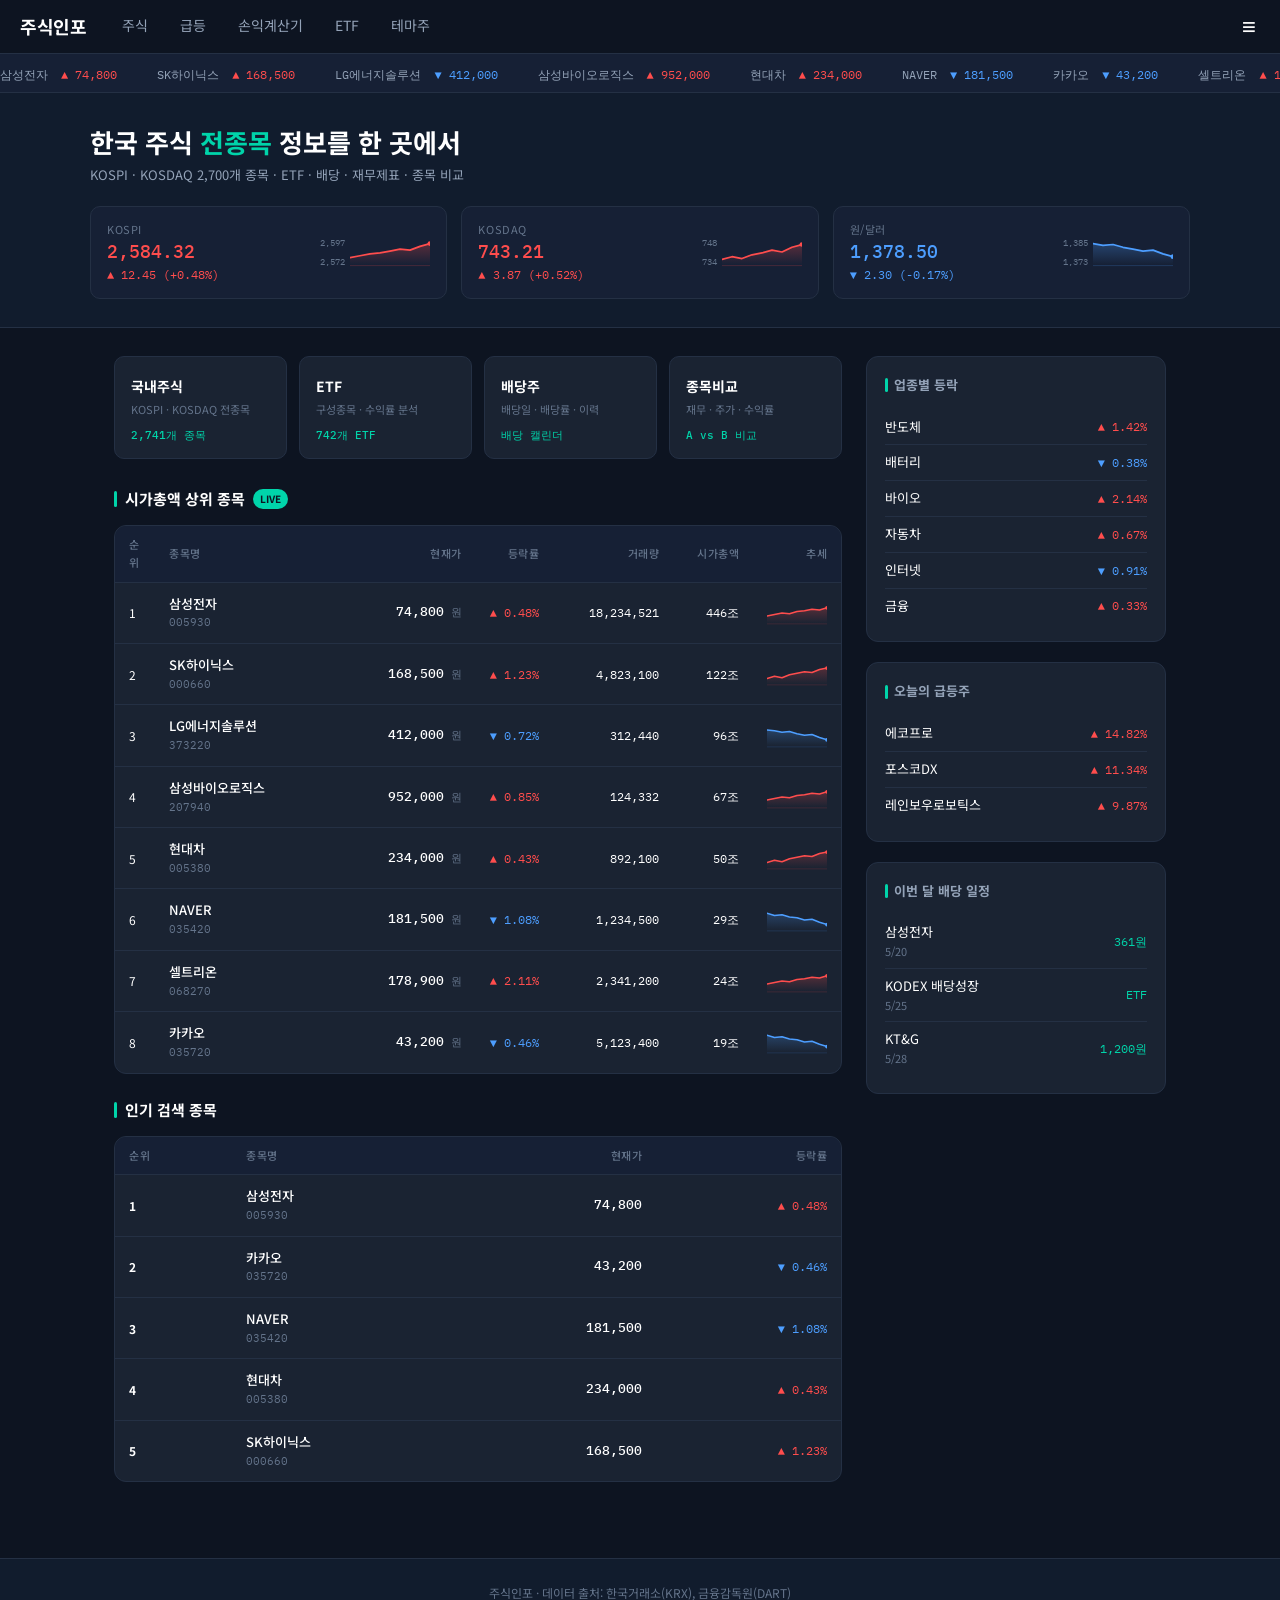
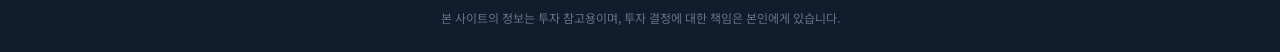
<file: index.html>
<!DOCTYPE html>
<html lang="ko">
<head>
<meta charset="UTF-8">
<meta name="viewport" content="width=device-width, initial-scale=1.0">
<title>주식인포 - 한국 주식 종합 정보</title>
<meta name="description" content="KOSPI, KOSDAQ 전 종목 주가, 재무제표, 배당금, ETF 정보를 한눈에. 무료 한국 주식 정보 플랫폼.">
<script async src="https://pagead2.googlesyndication.com/pagead/js/adsbygoogle.js?client=ca-pub-9578749307688434" crossorigin="anonymous"></script>
<link rel="preconnect" href="https://fonts.googleapis.com">
<link href="https://fonts.googleapis.com/css2?family=Noto+Sans+KR:wght@300;400;500;700&family=IBM+Plex+Mono:wght@400;500&display=swap" rel="stylesheet">
<style>
  :root {
    --bg: #0d1421;
    --bg2: #111c2d;
    --bg3: #162035;
    --card: #1a2332;
    --border: #243044;
    --accent: #00d4aa;
    --accent2: #4d9eff;
    --up: #ff4d4d;
    --down: #4d9eff;
    --text: #ffffff;
    --text2: #94a3b8;
    --text3: #64748b;
  }
  * { margin: 0; padding: 0; box-sizing: border-box; }
  html { overflow-x: hidden; max-width: 100vw; }
  body { background: var(--bg); color: var(--text); font-family: 'Noto Sans KR', sans-serif; font-size: 14px; line-height: 1.6; overflow-x: hidden; max-width: 100vw; }

  nav { background: var(--bg); border-bottom: 1px solid var(--border); padding: 0 20px; display: flex; align-items: center; height: 54px; gap: 0; position: sticky; top: 0; z-index: 200; flex-wrap: nowrap; }
  .logo { font-size: 18px; font-weight: 700; color: #fff; letter-spacing: -0.5px; text-decoration: none; flex-shrink: 0; }
  .nav-tabs { display: flex; align-items: center; overflow-x: auto; scrollbar-width: none; flex: 1; margin-left: 20px; height: 54px; }
  .nav-tabs::-webkit-scrollbar { display: none; }
  .ntab { display: inline-flex; align-items: center; padding: 0 16px; height: 54px; font-size: 14px; color: var(--text2); text-decoration: none; white-space: nowrap; flex-shrink: 0; border-bottom: 2px solid transparent; box-sizing: border-box; transition: color 0.2s; }
  .ntab:hover { color: var(--text); }
  .ntab.active { color: var(--accent); border-bottom-color: var(--accent); font-weight: 500; }
  .hamburger { flex-shrink: 0; margin-left: auto; background: none; border: none; color: #fff; font-size: 24px; cursor: pointer; padding: 6px 4px; line-height: 1; transition: opacity 0.2s; }
  .hamburger:hover { opacity: 0.7; }

  /* TICKER */
  .ticker { background: var(--bg3); border-bottom: 1px solid var(--border); padding: 8px 0; overflow: hidden; white-space: nowrap; }
  .ticker-inner { display: inline-flex; gap: 40px; animation: scroll 30s linear infinite; }
  .ticker-item { font-family: 'IBM Plex Mono', monospace; font-size: 12px; color: var(--text2); }
  .ticker-item span { margin-left: 6px; }
  @keyframes scroll { 0% { transform: translateX(0); } 100% { transform: translateX(-50%); } }

  /* HERO */
  .hero { background: var(--bg2); border-bottom: 1px solid var(--border); padding: 32px 24px 28px; }
  .hero-inner { max-width: 1100px; margin: 0 auto; }
  .hero h1 { font-size: 26px; font-weight: 700; line-height: 1.3; margin-bottom: 6px; }
  .hero h1 em { color: var(--accent); font-style: normal; }
  .hero-sub { color: var(--text2); font-size: 13px; margin-bottom: 20px; }

  /* INDEX CARDS (KOSPI / KOSDAQ / 환율) */
  .index-row { display: flex; gap: 14px; flex-wrap: nowrap; overflow-x: auto; scrollbar-width: none; }
  .index-row::-webkit-scrollbar { display: none; }
  .idx-card { background: var(--bg3); border: 1px solid var(--border); border-radius: 10px; padding: 14px 16px; min-width: 200px; flex: 1; display: flex; gap: 12px; align-items: flex-start; cursor: pointer; transition: border-color 0.2s; }
  .idx-card:hover { border-color: var(--accent); }
  .idx-info { flex: 1; min-width: 0; }
  .idx-label { font-size: 11px; color: var(--text3); text-transform: uppercase; letter-spacing: 0.6px; margin-bottom: 4px; }
  .idx-value { font-family: 'IBM Plex Mono', monospace; font-size: 18px; font-weight: 500; line-height: 1; }
  .idx-change { font-size: 12px; margin-top: 4px; font-family: 'IBM Plex Mono', monospace; }
  .sparkline { width: 80px; height: 30px; flex-shrink: 0; align-self: center; }
  .up { color: var(--up); }
  .down { color: var(--down); }

  /* MAIN */
  .main { max-width: 1100px; margin: 0 auto; padding: 28px 24px; display: grid; grid-template-columns: 1fr 300px; gap: 24px; }

  /* SECTION */
  .section-title { font-size: 15px; font-weight: 700; margin-bottom: 14px; display: flex; align-items: center; gap: 8px; }
  .section-title::before { content: ''; width: 3px; height: 16px; background: var(--accent); border-radius: 2px; display: block; }
  .badge { background: var(--accent); color: var(--bg); font-size: 10px; font-weight: 700; padding: 2px 7px; border-radius: 10px; }

  /* TABLE */
  .table-wrap { background: var(--card); border: 1px solid var(--border); border-radius: 12px; overflow: hidden; }
  table { width: 100%; border-collapse: collapse; }
  thead th { background: var(--bg3); padding: 10px 14px; text-align: left; font-size: 11px; color: var(--text3); font-weight: 500; letter-spacing: 0.5px; border-bottom: 1px solid var(--border); }
  tbody tr { border-bottom: 1px solid var(--border); transition: background 0.15s; cursor: pointer; }
  tbody tr:last-child { border-bottom: none; }
  tbody tr:hover { background: var(--bg3); }
  tbody td { padding: 11px 14px; font-size: 13px; }
  .stock-name { font-weight: 500; color: var(--text); white-space: nowrap; }
  .stock-code { color: var(--text3); font-size: 11px; font-family: 'IBM Plex Mono', monospace; }
  .price-col { font-family: 'IBM Plex Mono', monospace; font-weight: 500; text-align: right; white-space: nowrap; }
  .change-col { text-align: right; font-family: 'IBM Plex Mono', monospace; font-size: 12px; white-space: nowrap; }
  .vol-col { text-align: right; color: var(--text2); font-size: 12px; font-family: 'IBM Plex Mono', monospace; white-space: nowrap; }
  .spark-col { text-align: right; width: 70px; }
  .spark-col svg { display: block; margin-left: auto; }

  /* sparkline wrapper (idx-card) */
  .idx-spark { display: flex; align-items: stretch; gap: 5px; align-self: center; }
  .idx-spark-labels { display: flex; flex-direction: column; justify-content: space-between; padding: 1px 0; }
  .idx-spark-labels span { font-size: 9px; color: var(--text3); font-family: 'IBM Plex Mono', monospace; line-height: 1; text-align: right; }

  /* SIDEBAR */
  .sidebar { display: flex; flex-direction: column; gap: 20px; }
  .card { background: var(--card); border: 1px solid var(--border); border-radius: 12px; padding: 18px; }
  .card-title { font-size: 13px; font-weight: 700; margin-bottom: 14px; color: var(--text2); display: flex; align-items: center; gap: 6px; }
  .card-title::before { content: ''; width: 3px; height: 14px; background: var(--accent); border-radius: 2px; display: block; flex-shrink: 0; }
  .mini-row { display: flex; justify-content: space-between; align-items: center; padding: 7px 0; border-bottom: 1px solid var(--border); font-size: 13px; }
  .mini-row:last-child { border-bottom: none; }
  .mini-name { color: var(--text); }
  .mini-val { font-family: 'IBM Plex Mono', monospace; font-size: 12px; }

  /* CATEGORY GRID */
  .category-grid { display: grid; grid-template-columns: repeat(4, 1fr); gap: 12px; margin-bottom: 28px; }
  .cat-card { background: var(--card); border: 1px solid var(--border); border-radius: 10px; padding: 18px 16px 14px; cursor: pointer; transition: border-color 0.2s, background 0.2s; text-decoration: none; display: block; }
  .cat-card:hover { border-color: var(--accent); background: var(--bg3); }
  .cat-name { font-size: 14px; font-weight: 700; color: var(--text); }
  .cat-desc { font-size: 11px; color: var(--text3); margin-top: 4px; }
  .cat-count { font-size: 11px; color: var(--accent); margin-top: 8px; font-family: 'IBM Plex Mono', monospace; font-weight: 500; }

  /* FOOTER */
  footer { border-top: 1px solid var(--border); padding: 24px; text-align: center; color: var(--text3); font-size: 12px; margin-top: 48px; }
</style>
<link rel="stylesheet" href="/mobile.css">
<link rel="stylesheet" href="/common.css">
</head>
<body>

<nav>
  <a href="/" class="logo">주식인포</a>
  <div class="nav-tabs">
    <a href="/stocks.html" class="ntab">주식</a>
    <a href="/hot.html" class="ntab">급등</a>
    <a href="/calculator.html" class="ntab">손익계산기</a>
    <a href="/etf.html" class="ntab">ETF</a>
    <a href="/theme.html" class="ntab">테마주</a>
  </div>
  <button class="hamburger" onclick="document.getElementById('sideMenu').classList.add('open')">≡</button>
</nav>

<div class="side-menu" id="sideMenu">
  <div class="side-overlay" onclick="document.getElementById('sideMenu').classList.remove('open')"></div>
  <div class="side-panel">
    <div class="side-header">
      <span>전체 메뉴</span>
      <button class="side-close" onclick="document.getElementById('sideMenu').classList.remove('open')">✕</button>
    </div>
    <div class="side-links">
      <a href="/stocks.html">국내주식</a>
      <a href="/etf.html">ETF</a>
      <a href="/theme.html">테마주</a>
      <a href="/hot.html">급등주</a>
      <a href="/dividend-calc.html">배당계산기</a>
      <a href="/calculator.html">손익계산기</a>
      <a href="/compare.html">종목비교</a>
      <a href="/news.html">뉴스</a>
      <a href="/dart.html">공시정보</a>
      <a href="/tax-calc.html">세금계산기</a>
      <a href="/glossary.html">용어사전</a>
      <a href="/broker.html">증권사비교</a>
    </div>
  </div>
</div>

<div class="ticker" aria-hidden="true">
  <div class="ticker-inner" id="tickerInner">
    <span class="ticker-item">삼성전자 <span class="up">▲ 74,800</span></span>
    <span class="ticker-item">SK하이닉스 <span class="up">▲ 168,500</span></span>
    <span class="ticker-item">LG에너지솔루션 <span class="down">▼ 412,000</span></span>
    <span class="ticker-item">삼성바이오로직스 <span class="up">▲ 952,000</span></span>
    <span class="ticker-item">현대차 <span class="up">▲ 234,000</span></span>
    <span class="ticker-item">NAVER <span class="down">▼ 181,500</span></span>
    <span class="ticker-item">카카오 <span class="down">▼ 43,200</span></span>
    <span class="ticker-item">셀트리온 <span class="up">▲ 178,900</span></span>
    <span class="ticker-item">KOSPI <span class="up">▲ 2,584.32</span></span>
    <span class="ticker-item">KOSDAQ <span class="up">▲ 743.21</span></span>
    <span class="ticker-item">삼성전자 <span class="up">▲ 74,800</span></span>
    <span class="ticker-item">SK하이닉스 <span class="up">▲ 168,500</span></span>
    <span class="ticker-item">LG에너지솔루션 <span class="down">▼ 412,000</span></span>
    <span class="ticker-item">삼성바이오로직스 <span class="up">▲ 952,000</span></span>
    <span class="ticker-item">현대차 <span class="up">▲ 234,000</span></span>
    <span class="ticker-item">NAVER <span class="down">▼ 181,500</span></span>
  </div>
</div>

<div class="hero">
  <div class="hero-inner">
    <h1>한국 주식 <em>전종목</em> 정보를 한 곳에서</h1>
    <p class="hero-sub">KOSPI · KOSDAQ 2,700개 종목 · ETF · 배당 · 재무제표 · 종목 비교</p>
    <div class="index-row">
      <div class="idx-card">
        <div class="idx-info">
          <div class="idx-label">KOSPI</div>
          <div class="idx-value up" id="kospi">2,584.32</div>
          <div class="idx-change up" id="kospiChg">▲ 12.45 (+0.48%)</div>
        </div>
        <div class="idx-spark">
          <div class="idx-spark-labels"><span>2,597</span><span>2,572</span></div>
          <svg class="sparkline" viewBox="0 0 80 32" preserveAspectRatio="none">
            <defs><linearGradient id="gKospi" x1="0" y1="0" x2="0" y2="1">
              <stop offset="0%" stop-color="#ff4d4d" stop-opacity="0.28"/>
              <stop offset="100%" stop-color="#ff4d4d" stop-opacity="0"/>
            </linearGradient></defs>
            <line x1="0" y1="30.5" x2="80" y2="30.5" stroke="#ff4d4d" stroke-width="0.6" opacity="0.35"/>
            <polygon points="0,22 10,20 20,18 30,17 40,15 50,13 60,14 70,10 80,7 80,30 0,30" fill="url(#gKospi)"/>
            <polyline points="0,22 10,20 20,18 30,17 40,15 50,13 60,14 70,10 80,7" fill="none" stroke="#ff4d4d" stroke-width="1.8" stroke-linecap="round" stroke-linejoin="round"/>
            <circle cx="80" cy="7" r="2.5" fill="#ff4d4d"/>
          </svg>
        </div>
      </div>
      <div class="idx-card">
        <div class="idx-info">
          <div class="idx-label">KOSDAQ</div>
          <div class="idx-value up" id="kosdaq">743.21</div>
          <div class="idx-change up" id="kosdaqChg">▲ 3.87 (+0.52%)</div>
        </div>
        <div class="idx-spark">
          <div class="idx-spark-labels"><span>748</span><span>734</span></div>
          <svg class="sparkline" viewBox="0 0 80 32" preserveAspectRatio="none">
            <defs><linearGradient id="gKosdaq" x1="0" y1="0" x2="0" y2="1">
              <stop offset="0%" stop-color="#ff4d4d" stop-opacity="0.28"/>
              <stop offset="100%" stop-color="#ff4d4d" stop-opacity="0"/>
            </linearGradient></defs>
            <line x1="0" y1="30.5" x2="80" y2="30.5" stroke="#ff4d4d" stroke-width="0.6" opacity="0.35"/>
            <polygon points="0,24 10,21 20,23 30,19 40,17 50,14 60,16 70,11 80,8 80,30 0,30" fill="url(#gKosdaq)"/>
            <polyline points="0,24 10,21 20,23 30,19 40,17 50,14 60,16 70,11 80,8" fill="none" stroke="#ff4d4d" stroke-width="1.8" stroke-linecap="round" stroke-linejoin="round"/>
            <circle cx="80" cy="8" r="2.5" fill="#ff4d4d"/>
          </svg>
        </div>
      </div>
      <div class="idx-card">
        <div class="idx-info">
          <div class="idx-label">원/달러</div>
          <div class="idx-value down" id="usdkrw">1,378.50</div>
          <div class="idx-change down" id="usdChg">▼ 2.30 (-0.17%)</div>
        </div>
        <div class="idx-spark">
          <div class="idx-spark-labels"><span>1,385</span><span>1,373</span></div>
          <svg class="sparkline" viewBox="0 0 80 32" preserveAspectRatio="none">
            <defs><linearGradient id="gUsd" x1="0" y1="0" x2="0" y2="1">
              <stop offset="0%" stop-color="#4d9eff" stop-opacity="0.28"/>
              <stop offset="100%" stop-color="#4d9eff" stop-opacity="0"/>
            </linearGradient></defs>
            <line x1="0" y1="30.5" x2="80" y2="30.5" stroke="#4d9eff" stroke-width="0.6" opacity="0.35"/>
            <polygon points="0,7 10,9 20,8 30,11 40,13 50,15 60,14 70,18 80,21 80,30 0,30" fill="url(#gUsd)"/>
            <polyline points="0,7 10,9 20,8 30,11 40,13 50,15 60,14 70,18 80,21" fill="none" stroke="#4d9eff" stroke-width="1.8" stroke-linecap="round" stroke-linejoin="round"/>
            <circle cx="80" cy="21" r="2.5" fill="#4d9eff"/>
          </svg>
        </div>
      </div>
    </div>
  </div>
</div>

<div class="main">
  <div class="content">

    <div class="category-grid">
      <a href="/stocks.html" class="cat-card">
        <div class="cat-name">국내주식</div>
        <div class="cat-desc">KOSPI · KOSDAQ 전종목</div>
        <div class="cat-count">2,741개 종목</div>
      </a>
      <a href="/etf.html" class="cat-card">
        <div class="cat-name">ETF</div>
        <div class="cat-desc">구성종목 · 수익률 분석</div>
        <div class="cat-count">742개 ETF</div>
      </a>
      <a href="/dividend-calc.html" class="cat-card">
        <div class="cat-name">배당주</div>
        <div class="cat-desc">배당일 · 배당률 · 이력</div>
        <div class="cat-count">배당 캘린더</div>
      </a>
      <a href="/compare.html" class="cat-card">
        <div class="cat-name">종목비교</div>
        <div class="cat-desc">재무 · 주가 · 수익률</div>
        <div class="cat-count">A vs B 비교</div>
      </a>
    </div>

    <div class="section-title">시가총액 상위 종목 <span class="badge">LIVE</span></div>
    <div class="table-wrap idx-rank-table">
      <table>
        <thead>
          <tr>
            <th style="width:40px">순위</th>
            <th style="min-width:100px">종목명</th>
            <th style="width:90px;text-align:right">현재가</th>
            <th style="width:75px;text-align:right">등락률</th>
            <th style="width:120px;text-align:right" class="col-mob-hide">거래량</th>
            <th style="width:80px;text-align:right" class="col-mob-hide">시가총액</th>
            <th style="text-align:right" class="col-spark col-mob-hide">추세</th>
          </tr>
        </thead>
        <tbody id="stockTable">
          <tr><td colspan="7" style="text-align:center;padding:20px;color:var(--text3)">데이터 로딩 중...</td></tr>
        </tbody>
      </table>
    </div>

    <div style="margin-top:24px" class="section-title">인기 검색 종목</div>
    <div class="table-wrap">
      <table>
        <thead>
          <tr><th>순위</th><th>종목명</th><th style="text-align:right">현재가</th><th style="text-align:right">등락률</th></tr>
        </thead>
        <tbody id="popularTable"></tbody>
      </table>
    </div>

  </div>

  <div class="sidebar">
    <div class="card">
      <div class="card-title">업종별 등락</div>
      <div id="sectorList"></div>
    </div>
    <div class="card">
      <div class="card-title">오늘의 급등주</div>
      <div id="hotList"></div>
    </div>
    <div class="card">
      <div class="card-title">이번 달 배당 일정</div>
      <div id="dividendList"></div>
    </div>
  </div>
</div>

<footer>
  <p>주식인포 · 데이터 출처: 한국거래소(KRX), 금융감독원(DART)</p>
  <p style="margin-top:6px">본 사이트의 정보는 투자 참고용이며, 투자 결정에 대한 책임은 본인에게 있습니다.</p>
</footer>

<script>
const stocks = [
  { rank:1, name:'삼성전자', code:'005930', price:74800, change:0.48, vol:'18,234,521', cap:'446조', spark:'up' },
  { rank:2, name:'SK하이닉스', code:'000660', price:168500, change:1.23, vol:'4,823,100', cap:'122조', spark:'up' },
  { rank:3, name:'LG에너지솔루션', code:'373220', price:412000, change:-0.72, vol:'312,440', cap:'96조', spark:'dn' },
  { rank:4, name:'삼성바이오로직스', code:'207940', price:952000, change:0.85, vol:'124,332', cap:'67조', spark:'up' },
  { rank:5, name:'현대차', code:'005380', price:234000, change:0.43, vol:'892,100', cap:'50조', spark:'up' },
  { rank:6, name:'NAVER', code:'035420', price:181500, change:-1.08, vol:'1,234,500', cap:'29조', spark:'dn' },
  { rank:7, name:'셀트리온', code:'068270', price:178900, change:2.11, vol:'2,341,200', cap:'24조', spark:'up' },
  { rank:8, name:'카카오', code:'035720', price:43200, change:-0.46, vol:'5,123,400', cap:'19조', spark:'dn' },
];

const upSparks = [
  '0,20 10,18 20,16 30,17 40,14 50,13 60,11 70,12 80,9',
  '0,22 10,19 20,21 30,17 40,15 50,13 60,14 70,10 80,8',
  '0,21 10,19 20,17 30,16 40,18 50,14 60,12 70,10 80,7',
];
const dnSparks = [
  '0,8 10,9 20,11 30,10 40,13 50,15 60,14 70,18 80,21',
  '0,7 10,10 20,9 30,12 40,13 50,16 60,15 70,19 80,22',
];

function sparkSVG(s, idx) {
  const pts = s === 'up' ? upSparks[idx % upSparks.length] : dnSparks[idx % dnSparks.length];
  const color = s === 'up' ? '#ff4d4d' : '#4d9eff';
  const gid = 'sg' + idx;
  const pArr = pts.trim().split(' ');
  const last = pArr[pArr.length - 1].split(',');
  const lx = parseFloat(last[0]), ly = parseFloat(last[1]);
  const first = pArr[0].split(',');
  const fx = parseFloat(first[0]);
  const fill = pts + ` ${lx},30 ${fx},30`;
  return `<svg width="60" height="24" viewBox="0 0 80 32" preserveAspectRatio="none">
    <defs><linearGradient id="${gid}" x1="0" y1="0" x2="0" y2="1">
      <stop offset="0%" stop-color="${color}" stop-opacity="0.25"/>
      <stop offset="100%" stop-color="${color}" stop-opacity="0"/>
    </linearGradient></defs>
    <line x1="0" y1="30.5" x2="80" y2="30.5" stroke="${color}" stroke-width="0.6" opacity="0.35"/>
    <polygon points="${fill}" fill="url(#${gid})"/>
    <polyline points="${pts}" fill="none" stroke="${color}" stroke-width="2" stroke-linecap="round" stroke-linejoin="round"/>
    <circle cx="${lx}" cy="${ly}" r="2.5" fill="${color}"/>
  </svg>`;
}

const popular = [
  { rank:1, name:'삼성전자', code:'005930', price:74800, change:0.48 },
  { rank:2, name:'카카오', code:'035720', price:43200, change:-0.46 },
  { rank:3, name:'NAVER', code:'035420', price:181500, change:-1.08 },
  { rank:4, name:'현대차', code:'005380', price:234000, change:0.43 },
  { rank:5, name:'SK하이닉스', code:'000660', price:168500, change:1.23 },
];

const sectors = [
  { name:'반도체', change:1.42 }, { name:'배터리', change:-0.38 },
  { name:'바이오', change:2.14 }, { name:'자동차', change:0.67 },
  { name:'인터넷', change:-0.91 }, { name:'금융', change:0.33 },
];

const hot = [
  { name:'에코프로', code:'086520', change:14.82 },
  { name:'포스코DX', code:'022100', change:11.34 },
  { name:'레인보우로보틱스', code:'277810', change:9.87 },
];

const dividends = [
  { name:'삼성전자', date:'5/20', amount:'361원' },
  { name:'KODEX 배당성장', date:'5/25', amount:'ETF' },
  { name:'KT&G', date:'5/28', amount:'1,200원' },
];

function fmt(n) { return n.toLocaleString('ko-KR'); }

function renderStockTable() {
  document.getElementById('stockTable').innerHTML = stocks.map((s, i) => `
    <tr onclick="location.href='/stock.html?code=${s.code}&name=${encodeURIComponent(s.name)}'">
      <td style="color:var(--text3);font-size:12px">${s.rank}</td>
      <td><div class="stock-name">${s.name}</div><div class="stock-code">${s.code}</div></td>
      <td class="price-col">${fmt(s.price)}<span style="font-size:11px;color:var(--text3)"> 원</span></td>
      <td class="change-col ${s.change>=0?'up':'down'}">${s.change>=0?'▲':'▼'} ${Math.abs(s.change).toFixed(2)}%</td>
      <td class="vol-col col-mob-hide">${s.vol}</td>
      <td class="vol-col col-mob-hide">${s.cap}</td>
      <td class="spark-col col-mob-hide">${sparkSVG(s.spark, i)}</td>
    </tr>`).join('');
}

function renderPopular() {
  document.getElementById('popularTable').innerHTML = popular.map(s => `
    <tr onclick="location.href='/stock.html?code=${s.code}&name=${encodeURIComponent(s.name)}'">
      <td style="color:var(--accent);font-size:12px;font-weight:700">${s.rank}</td>
      <td><div class="stock-name">${s.name}</div><div class="stock-code">${s.code}</div></td>
      <td class="price-col">${fmt(s.price)}</td>
      <td class="change-col ${s.change>=0?'up':'down'}">${s.change>=0?'▲':'▼'} ${Math.abs(s.change).toFixed(2)}%</td>
    </tr>`).join('');
}

function renderSectors() {
  document.getElementById('sectorList').innerHTML = sectors.map(s => `
    <div class="mini-row">
      <span class="mini-name">${s.name}</span>
      <span class="mini-val ${s.change>=0?'up':'down'}">${s.change>=0?'▲':'▼'} ${Math.abs(s.change).toFixed(2)}%</span>
    </div>`).join('');
}

function renderHot() {
  document.getElementById('hotList').innerHTML = hot.map(s => `
    <div class="mini-row">
      <span class="mini-name">${s.name}</span>
      <span class="mini-val up">▲ ${s.change.toFixed(2)}%</span>
    </div>`).join('');
}

function renderDividends() {
  document.getElementById('dividendList').innerHTML = dividends.map(d => `
    <div class="mini-row">
      <div><div class="mini-name">${d.name}</div><div style="font-size:11px;color:var(--text3)">${d.date}</div></div>
      <span class="mini-val" style="color:var(--accent)">${d.amount}</span>
    </div>`).join('');
}

renderStockTable(); renderPopular(); renderSectors(); renderHot(); renderDividends();
</script>

<nav class="bottom-nav">
  <a href="/" class="bn-item bn-logo">주식인포</a>
  <a href="/stocks.html" class="bn-item">주식</a>
  <a href="/hot.html" class="bn-item">급등</a>
  <a href="/calculator.html" class="bn-item">계산기</a>
  <button class="bn-item bn-ham" onclick="document.getElementById('sideMenu').classList.add('open')">☰</button>
</nav>
</body>
</html>
</file>
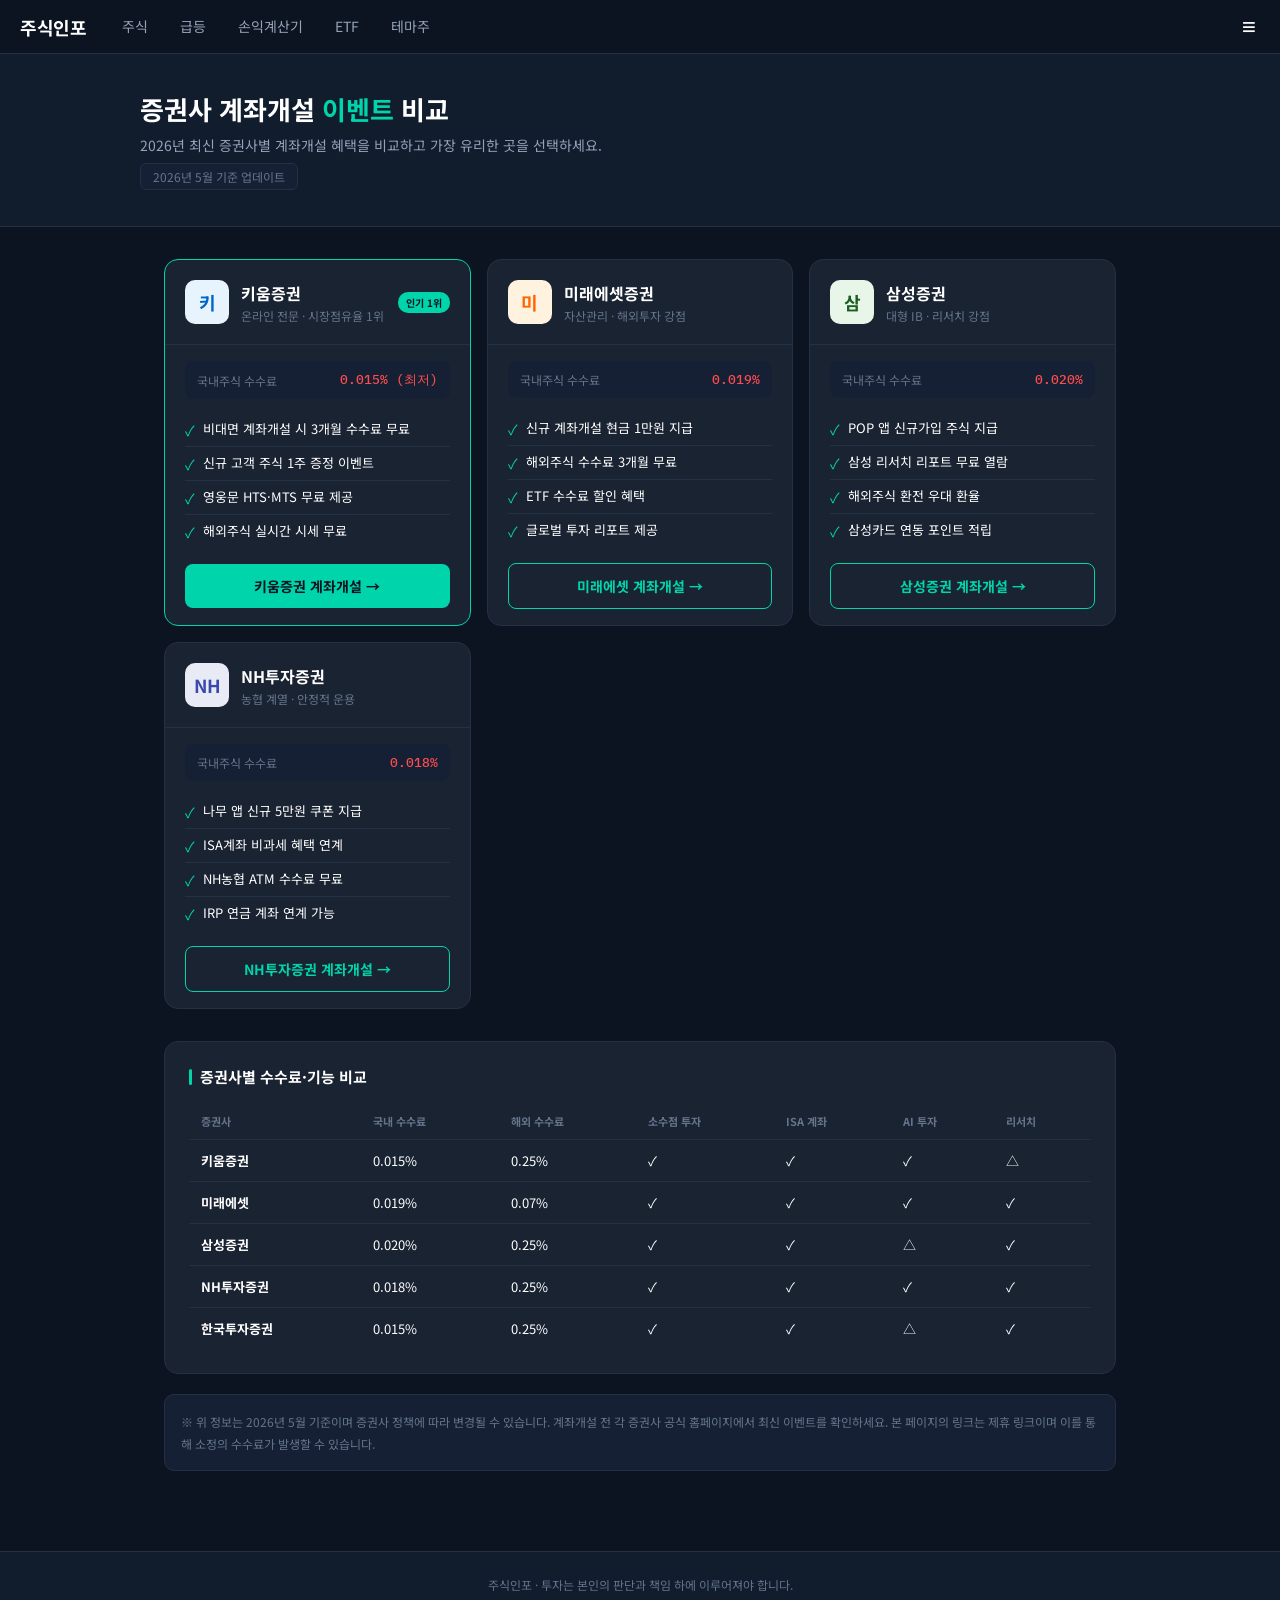
<file: broker.html>
<!DOCTYPE html>
<html lang="ko">
<head>
<meta charset="UTF-8">
<meta name="viewport" content="width=device-width, initial-scale=1.0">
<title>증권사 계좌개설 이벤트 비교 2026 - 수수료 무료·주식 증정 | 주식인포</title>
<meta name="description" content="2026년 키움증권, 미래에셋, 삼성증권, NH투자증권 계좌개설 이벤트를 비교하세요. 수수료 무료, 주식 증정, 현금 지급 혜택 총정리.">
<script async src="https://pagead2.googlesyndication.com/pagead/js/adsbygoogle.js?client=ca-pub-9578749307688434" crossorigin="anonymous"></script>
<link href="https://fonts.googleapis.com/css2?family=Noto+Sans+KR:wght@300;400;500;700&family=IBM+Plex+Mono:wght@400;500&display=swap" rel="stylesheet">
<style>
  :root{--bg:#0a0e1a;--bg2:#0f1629;--bg3:#151d35;--card:#111827;--border:#1e2d4a;--accent:#00d4aa;--accent2:#0ea5e9;--up:#22c55e;--text:#e2e8f0;--text2:#94a3b8;--text3:#64748b;}
  *{margin:0;padding:0;box-sizing:border-box;}
  body{background:var(--bg);color:var(--text);font-family:'Noto Sans KR',sans-serif;font-size:14px;}
  nav{background:var(--bg2);border-bottom:1px solid var(--border);padding:0 24px;display:flex;align-items:center;min-height:56px;gap:18px;position:sticky;top:0;z-index:100;flex-wrap:nowrap;overflow-x:auto;scrollbar-width:none;}
  nav::-webkit-scrollbar{display:none;}
  .logo{font-size:18px;font-weight:700;color:var(--accent);text-decoration:none;flex-shrink:0;}
  .logo span{color:var(--text);}
  nav a{color:var(--text2);text-decoration:none;font-size:13px;white-space:nowrap;flex-shrink:0;}

  .hero{background:var(--bg2);border-bottom:1px solid var(--border);padding:36px 24px;}
  .hero-inner{max-width:1000px;margin:0 auto;}
  .hero h1{font-size:26px;font-weight:700;margin-bottom:8px;}
  .hero h1 em{color:var(--accent);font-style:normal;}
  .hero p{color:var(--text2);margin-bottom:8px;}
  .update-badge{display:inline-block;background:var(--bg3);border:1px solid var(--border);border-radius:6px;padding:4px 12px;font-size:12px;color:var(--text3);}

  .main{max-width:1000px;margin:0 auto;padding:32px 24px;}

  .broker-grid{display:grid;grid-template-columns:repeat(auto-fill,minmax(280px,1fr));gap:16px;margin-bottom:32px;}
  .broker-card{background:var(--card);border:1px solid var(--border);border-radius:14px;overflow:hidden;transition:border-color 0.2s;}
  .broker-card:hover{border-color:var(--accent);}
  .broker-card.best{border-color:var(--accent);}
  .broker-header{padding:20px;border-bottom:1px solid var(--border);display:flex;align-items:center;gap:12px;}
  .broker-logo{width:44px;height:44px;border-radius:10px;display:flex;align-items:center;justify-content:center;font-size:18px;font-weight:700;}
  .broker-name{font-size:16px;font-weight:700;}
  .broker-type{font-size:12px;color:var(--text3);margin-top:2px;}
  .best-badge{margin-left:auto;background:var(--accent);color:var(--bg);font-size:10px;font-weight:700;padding:3px 8px;border-radius:10px;}

  .broker-body{padding:16px 20px;}
  .benefit-list{margin-bottom:16px;}
  .benefit-item{display:flex;align-items:flex-start;gap:8px;padding:6px 0;border-bottom:1px solid var(--border);font-size:13px;}
  .benefit-item:last-child{border-bottom:none;}
  .benefit-icon{color:var(--accent);font-size:14px;margin-top:1px;flex-shrink:0;}
  .fee-row{display:flex;justify-content:space-between;align-items:center;background:var(--bg3);border-radius:8px;padding:10px 12px;margin-bottom:14px;}
  .fee-label{font-size:12px;color:var(--text3);}
  .fee-val{font-family:'IBM Plex Mono',monospace;font-size:13px;font-weight:500;color:var(--up);}

  .cta-btn{display:block;width:100%;background:var(--accent);color:var(--bg);border:none;border-radius:8px;padding:12px;font-size:14px;font-weight:700;text-align:center;text-decoration:none;cursor:pointer;transition:opacity 0.2s;font-family:'Noto Sans KR',sans-serif;}
  .cta-btn:hover{opacity:0.85;}
  .cta-btn.secondary{background:transparent;border:1px solid var(--accent);color:var(--accent);}

  .card{background:var(--card);border:1px solid var(--border);border-radius:14px;padding:24px;margin-bottom:20px;}
  .card-title{font-size:15px;font-weight:700;margin-bottom:16px;display:flex;align-items:center;gap:8px;}
  .card-title::before{content:'';width:3px;height:16px;background:var(--accent);border-radius:2px;}

  table{width:100%;border-collapse:collapse;font-size:13px;}
  thead th{text-align:left;padding:10px 12px;color:var(--text3);font-size:11px;border-bottom:1px solid var(--border);}
  tbody td{padding:11px 12px;border-bottom:1px solid var(--border);}
  tbody tr:last-child td{border-bottom:none;}
  .check{color:var(--up);}
  .cross{color:var(--text3);}

  .notice{background:var(--bg3);border:1px solid var(--border);border-radius:10px;padding:16px;font-size:12px;color:var(--text3);line-height:1.8;}
  footer{border-top:1px solid var(--border);padding:24px;text-align:center;color:var(--text3);font-size:12px;margin-top:48px;}

</style>
<link rel="stylesheet" href="/mobile.css">
<link rel="stylesheet" href="/common.css">
</head>
<body>
<nav>
  <a href="/" class="logo">주식인포</a>
  <div class="nav-tabs">
    <a href="/stocks.html" class="ntab">주식</a>
    <a href="/hot.html" class="ntab">급등</a>
    <a href="/calculator.html" class="ntab">손익계산기</a>
    <a href="/etf.html" class="ntab">ETF</a>
    <a href="/theme.html" class="ntab">테마주</a>
  </div>
  <button class="hamburger" onclick="document.getElementById('sideMenu').classList.add('open')">≡</button>
</nav>

<div class="side-menu" id="sideMenu">
  <div class="side-overlay" onclick="document.getElementById('sideMenu').classList.remove('open')"></div>
  <div class="side-panel">
    <div class="side-header">
      <span>전체 메뉴</span>
      <button class="side-close" onclick="document.getElementById('sideMenu').classList.remove('open')">✕</button>
    </div>
    <div class="side-links">
      <a href="/stocks.html">국내주식</a>
      <a href="/etf.html">ETF</a>
      <a href="/theme.html">테마주</a>
      <a href="/hot.html">급등주</a>
      <a href="/dividend-calc.html">배당계산기</a>
      <a href="/calculator.html">손익계산기</a>
      <a href="/compare.html">종목비교</a>
      <a href="/news.html">뉴스</a>
      <a href="/dart.html">공시정보</a>
      <a href="/tax-calc.html">세금계산기</a>
      <a href="/glossary.html">용어사전</a>
      <a href="/broker.html">증권사비교</a>
    </div>
  </div>
</div>

<div class="hero">
  <div class="hero-inner">
    <h1>증권사 계좌개설 <em>이벤트</em> 비교</h1>
    <p>2026년 최신 증권사별 계좌개설 혜택을 비교하고 가장 유리한 곳을 선택하세요.</p>
    <span class="update-badge">2026년 5월 기준 업데이트</span>
  </div>
</div>

<div class="main">

  <div class="broker-grid">
    <div class="broker-card best">
      <div class="broker-header">
        <div class="broker-logo" style="background:#e8f4fd;color:#0066cc">키</div>
        <div>
          <div class="broker-name">키움증권</div>
          <div class="broker-type">온라인 전문 · 시장점유율 1위</div>
        </div>
        <span class="best-badge">인기 1위</span>
      </div>
      <div class="broker-body">
        <div class="fee-row">
          <span class="fee-label">국내주식 수수료</span>
          <span class="fee-val">0.015% (최저)</span>
        </div>
        <div class="benefit-list">
          <div class="benefit-item"><span class="benefit-icon">✓</span><span>비대면 계좌개설 시 3개월 수수료 무료</span></div>
          <div class="benefit-item"><span class="benefit-icon">✓</span><span>신규 고객 주식 1주 증정 이벤트</span></div>
          <div class="benefit-item"><span class="benefit-icon">✓</span><span>영웅문 HTS·MTS 무료 제공</span></div>
          <div class="benefit-item"><span class="benefit-icon">✓</span><span>해외주식 실시간 시세 무료</span></div>
        </div>
        <a href="https://www.kiwoom.com" target="_blank" rel="noopener" class="cta-btn">키움증권 계좌개설 →</a>
      </div>
    </div>

    <div class="broker-card">
      <div class="broker-header">
        <div class="broker-logo" style="background:#fff3e0;color:#ff6600">미</div>
        <div>
          <div class="broker-name">미래에셋증권</div>
          <div class="broker-type">자산관리 · 해외투자 강점</div>
        </div>
      </div>
      <div class="broker-body">
        <div class="fee-row">
          <span class="fee-label">국내주식 수수료</span>
          <span class="fee-val">0.019%</span>
        </div>
        <div class="benefit-list">
          <div class="benefit-item"><span class="benefit-icon">✓</span><span>신규 계좌개설 현금 1만원 지급</span></div>
          <div class="benefit-item"><span class="benefit-icon">✓</span><span>해외주식 수수료 3개월 무료</span></div>
          <div class="benefit-item"><span class="benefit-icon">✓</span><span>ETF 수수료 할인 혜택</span></div>
          <div class="benefit-item"><span class="benefit-icon">✓</span><span>글로벌 투자 리포트 제공</span></div>
        </div>
        <a href="https://www.miraeasset.com" target="_blank" rel="noopener" class="cta-btn secondary">미래에셋 계좌개설 →</a>
      </div>
    </div>

    <div class="broker-card">
      <div class="broker-header">
        <div class="broker-logo" style="background:#e8f5e9;color:#1b5e20">삼</div>
        <div>
          <div class="broker-name">삼성증권</div>
          <div class="broker-type">대형 IB · 리서치 강점</div>
        </div>
      </div>
      <div class="broker-body">
        <div class="fee-row">
          <span class="fee-label">국내주식 수수료</span>
          <span class="fee-val">0.020%</span>
        </div>
        <div class="benefit-list">
          <div class="benefit-item"><span class="benefit-icon">✓</span><span>POP 앱 신규가입 주식 지급</span></div>
          <div class="benefit-item"><span class="benefit-icon">✓</span><span>삼성 리서치 리포트 무료 열람</span></div>
          <div class="benefit-item"><span class="benefit-icon">✓</span><span>해외주식 환전 우대 환율</span></div>
          <div class="benefit-item"><span class="benefit-icon">✓</span><span>삼성카드 연동 포인트 적립</span></div>
        </div>
        <a href="https://www.samsungpop.com" target="_blank" rel="noopener" class="cta-btn secondary">삼성증권 계좌개설 →</a>
      </div>
    </div>

    <div class="broker-card">
      <div class="broker-header">
        <div class="broker-logo" style="background:#e8eaf6;color:#3949ab">NH</div>
        <div>
          <div class="broker-name">NH투자증권</div>
          <div class="broker-type">농협 계열 · 안정적 운용</div>
        </div>
      </div>
      <div class="broker-body">
        <div class="fee-row">
          <span class="fee-label">국내주식 수수료</span>
          <span class="fee-val">0.018%</span>
        </div>
        <div class="benefit-list">
          <div class="benefit-item"><span class="benefit-icon">✓</span><span>나무 앱 신규 5만원 쿠폰 지급</span></div>
          <div class="benefit-item"><span class="benefit-icon">✓</span><span>ISA계좌 비과세 혜택 연계</span></div>
          <div class="benefit-item"><span class="benefit-icon">✓</span><span>NH농협 ATM 수수료 무료</span></div>
          <div class="benefit-item"><span class="benefit-icon">✓</span><span>IRP 연금 계좌 연계 가능</span></div>
        </div>
        <a href="https://www.nhqv.com" target="_blank" rel="noopener" class="cta-btn secondary">NH투자증권 계좌개설 →</a>
      </div>
    </div>
  </div>

  <div class="card">
    <div class="card-title">증권사별 수수료·기능 비교</div>
    <table>
      <thead>
        <tr>
          <th>증권사</th>
          <th>국내 수수료</th>
          <th>해외 수수료</th>
          <th>소수점 투자</th>
          <th>ISA 계좌</th>
          <th>AI 투자</th>
          <th>리서치</th>
        </tr>
      </thead>
      <tbody>
        <tr><td><strong>키움증권</strong></td><td style="color:var(--up)">0.015%</td><td>0.25%</td><td class="check">✓</td><td class="check">✓</td><td class="check">✓</td><td class="cross">△</td></tr>
        <tr><td><strong>미래에셋</strong></td><td>0.019%</td><td style="color:var(--up)">0.07%</td><td class="check">✓</td><td class="check">✓</td><td class="check">✓</td><td class="check">✓</td></tr>
        <tr><td><strong>삼성증권</strong></td><td>0.020%</td><td>0.25%</td><td class="check">✓</td><td class="check">✓</td><td class="cross">△</td><td class="check">✓</td></tr>
        <tr><td><strong>NH투자증권</strong></td><td>0.018%</td><td>0.25%</td><td class="check">✓</td><td class="check">✓</td><td class="check">✓</td><td class="check">✓</td></tr>
        <tr><td><strong>한국투자증권</strong></td><td>0.015%</td><td>0.25%</td><td class="check">✓</td><td class="check">✓</td><td class="cross">△</td><td class="check">✓</td></tr>
      </tbody>
    </table>
  </div>

  <div class="notice">
    ※ 위 정보는 2026년 5월 기준이며 증권사 정책에 따라 변경될 수 있습니다. 계좌개설 전 각 증권사 공식 홈페이지에서 최신 이벤트를 확인하세요. 본 페이지의 링크는 제휴 링크이며 이를 통해 소정의 수수료가 발생할 수 있습니다.
  </div>
</div>

<footer>주식인포 · 투자는 본인의 판단과 책임 하에 이루어져야 합니다.</footer>

<nav class="bottom-nav">
  <a href="/" class="bn-item bn-logo">주식인포</a>
  <a href="/stocks.html" class="bn-item">주식</a>
  <a href="/hot.html" class="bn-item">급등</a>
  <a href="/calculator.html" class="bn-item">계산기</a>
  <button class="bn-item bn-ham" onclick="document.getElementById('sideMenu').classList.add('open')">☰</button>
</nav>
</body>
</html>
</file>
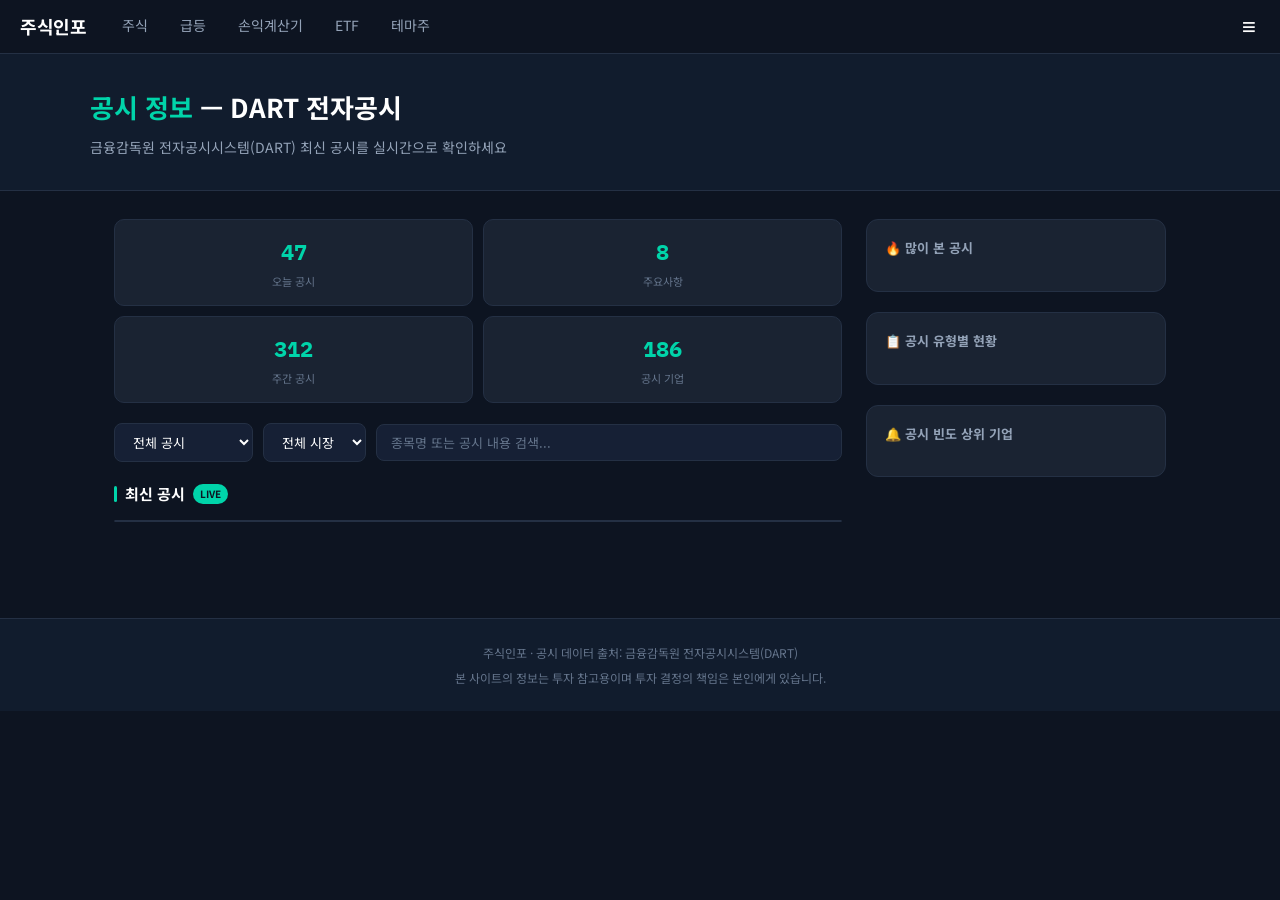
<file: dart.html>
<!DOCTYPE html>
<html lang="ko">
<head>
<meta charset="UTF-8">
<meta name="viewport" content="width=device-width, initial-scale=1.0">
<title>공시 정보 - DART 전자공시 | 주식인포</title>
<meta name="description" content="금융감독원 DART 전자공시 정보. 사업보고서, 분기보고서, 주요사항보고서 등 최신 공시를 빠르게 확인하세요.">
<script async src="https://pagead2.googlesyndication.com/pagead/js/adsbygoogle.js?client=ca-pub-9578749307688434" crossorigin="anonymous"></script>
<link rel="preconnect" href="https://fonts.googleapis.com">
<link href="https://fonts.googleapis.com/css2?family=Noto+Sans+KR:wght@300;400;500;700&family=IBM+Plex+Mono:wght@400;500&display=swap" rel="stylesheet">
<style>
  :root {
    --bg:#0a0e1a; --bg2:#0f1629; --bg3:#151d35; --card:#111827;
    --border:#1e2d4a; --accent:#00d4aa; --accent2:#0ea5e9;
    --up:#22c55e; --down:#ef4444;
    --text:#e2e8f0; --text2:#94a3b8; --text3:#64748b;
  }
  * { margin:0; padding:0; box-sizing:border-box; }
  body { background:var(--bg); color:var(--text); font-family:'Noto Sans KR',sans-serif; font-size:14px; line-height:1.6; }

  nav { background:var(--bg2); border-bottom:1px solid var(--border); padding:0 24px; display:flex; align-items:center; height:56px; gap:24px; position:sticky; top:0; z-index:100; }
  .logo { font-size:18px; font-weight:700; color:var(--accent); letter-spacing:-0.5px; text-decoration:none; }
  .logo span { color:var(--text); }
  .nav-links { display:flex; gap:16px; }
  nav a { color:var(--text2); text-decoration:none; font-size:13px; transition:color 0.2s; white-space:nowrap; }
  nav a:hover, nav a.active { color:var(--accent); }
  .nav-right { margin-left:auto; }
  .search-bar { background:var(--bg3); border:1px solid var(--border); border-radius:8px; padding:6px 14px; color:var(--text); font-size:13px; font-family:inherit; width:200px; outline:none; transition:border-color 0.2s; }
  .search-bar:focus { border-color:var(--accent); }

  .page-header { background:var(--bg2); border-bottom:1px solid var(--border); padding:32px 24px; }
  .page-header-inner { max-width:1100px; margin:0 auto; }
  .page-header h1 { font-size:26px; font-weight:700; margin-bottom:8px; }
  .page-header h1 em { color:var(--accent); font-style:normal; }
  .page-header p { color:var(--text2); font-size:14px; }

  .main { max-width:1100px; margin:0 auto; padding:28px 24px; display:grid; grid-template-columns:1fr 300px; gap:24px; }

  .filters { display:flex; gap:10px; margin-bottom:20px; flex-wrap:wrap; align-items:center; }
  .filter-select { background:var(--bg3); border:1px solid var(--border); border-radius:8px; padding:8px 14px; color:var(--text); font-size:13px; font-family:inherit; outline:none; cursor:pointer; }
  .filter-select:focus { border-color:var(--accent); }
  .dart-search { background:var(--bg3); border:1px solid var(--border); border-radius:8px; padding:8px 14px; color:var(--text); font-size:13px; font-family:inherit; outline:none; flex:1; min-width:160px; }
  .dart-search:focus { border-color:var(--accent); }
  .dart-search::placeholder { color:var(--text3); }

  .section-title { font-size:15px; font-weight:700; margin-bottom:14px; display:flex; align-items:center; gap:8px; }
  .section-title::before { content:''; width:3px; height:16px; background:var(--accent); border-radius:2px; display:block; }
  .badge { background:var(--accent); color:var(--bg); font-size:10px; font-weight:700; padding:2px 7px; border-radius:10px; }

  .dart-list { background:var(--card); border:1px solid var(--border); border-radius:12px; overflow:hidden; }
  .dart-item { padding:16px 18px; border-bottom:1px solid var(--border); transition:background 0.15s; cursor:pointer; display:flex; gap:14px; align-items:flex-start; }
  .dart-item:last-child { border-bottom:none; }
  .dart-item:hover { background:var(--bg3); }
  .dart-badge { font-size:10px; font-weight:700; padding:3px 8px; border-radius:6px; white-space:nowrap; flex-shrink:0; margin-top:2px; }
  .badge-main { background:#7c3aed20; color:#a78bfa; border:1px solid #7c3aed40; }
  .badge-qrt { background:#0ea5e920; color:#38bdf8; border:1px solid #0ea5e940; }
  .badge-major { background:#ef444420; color:#f87171; border:1px solid #ef444440; }
  .badge-div { background:#00d4aa20; color:#00d4aa; border:1px solid #00d4aa40; }
  .badge-own { background:#f59e0b20; color:#fbbf24; border:1px solid #f59e0b40; }
  .badge-other { background:#64748b20; color:#94a3b8; border:1px solid #64748b40; }
  .dart-content { flex:1; min-width:0; }
  .dart-title { font-size:14px; font-weight:500; color:var(--text); margin-bottom:5px; overflow:hidden; text-overflow:ellipsis; white-space:nowrap; }
  .dart-meta { display:flex; gap:12px; font-size:12px; color:var(--text3); flex-wrap:wrap; }
  .dart-company { color:var(--accent2); font-weight:500; }
  .dart-date { font-family:'IBM Plex Mono',monospace; }

  .sidebar { display:flex; flex-direction:column; gap:20px; }
  .card { background:var(--card); border:1px solid var(--border); border-radius:12px; padding:18px; }
  .card-title { font-size:13px; font-weight:700; margin-bottom:14px; color:var(--text2); }
  .mini-row { display:flex; justify-content:space-between; align-items:center; padding:8px 0; border-bottom:1px solid var(--border); font-size:13px; }
  .mini-row:last-child { border-bottom:none; }

  .stat-grid { display:grid; grid-template-columns:1fr 1fr; gap:10px; margin-bottom:20px; }
  .stat-box { background:var(--card); border:1px solid var(--border); border-radius:10px; padding:14px; text-align:center; }
  .stat-num { font-family:'IBM Plex Mono',monospace; font-size:22px; font-weight:700; color:var(--accent); }
  .stat-label { font-size:11px; color:var(--text3); margin-top:4px; }

  .pagination { display:flex; justify-content:center; gap:6px; margin-top:20px; flex-wrap:wrap; }
  .page-btn { background:var(--card); border:1px solid var(--border); border-radius:6px; padding:6px 12px; color:var(--text2); font-size:13px; font-family:inherit; cursor:pointer; transition:all 0.2s; }
  .page-btn.active { background:var(--accent); border-color:var(--accent); color:var(--bg); }
  .page-btn:hover:not(.active) { border-color:var(--accent); color:var(--text); }

  footer { border-top:1px solid var(--border); padding:24px; text-align:center; color:var(--text3); font-size:12px; margin-top:48px; }

</style>
<link rel="stylesheet" href="/mobile.css">
<link rel="stylesheet" href="/common.css">
</head>
<body>

<nav>
  <a href="/" class="logo">주식인포</a>
  <div class="nav-tabs">
    <a href="/stocks.html" class="ntab">주식</a>
    <a href="/hot.html" class="ntab">급등</a>
    <a href="/calculator.html" class="ntab">손익계산기</a>
    <a href="/etf.html" class="ntab">ETF</a>
    <a href="/theme.html" class="ntab">테마주</a>
  </div>
  <button class="hamburger" onclick="document.getElementById('sideMenu').classList.add('open')">≡</button>
</nav>

<div class="side-menu" id="sideMenu">
  <div class="side-overlay" onclick="document.getElementById('sideMenu').classList.remove('open')"></div>
  <div class="side-panel">
    <div class="side-header">
      <span>전체 메뉴</span>
      <button class="side-close" onclick="document.getElementById('sideMenu').classList.remove('open')">✕</button>
    </div>
    <div class="side-links">
      <a href="/stocks.html">국내주식</a>
      <a href="/etf.html">ETF</a>
      <a href="/theme.html">테마주</a>
      <a href="/hot.html">급등주</a>
      <a href="/dividend-calc.html">배당계산기</a>
      <a href="/calculator.html">손익계산기</a>
      <a href="/compare.html">종목비교</a>
      <a href="/news.html">뉴스</a>
      <a href="/dart.html">공시정보</a>
      <a href="/tax-calc.html">세금계산기</a>
      <a href="/glossary.html">용어사전</a>
      <a href="/broker.html">증권사비교</a>
    </div>
  </div>
</div>

<div class="page-header">
  <div class="page-header-inner">
    <h1><em>공시 정보</em> — DART 전자공시</h1>
    <p>금융감독원 전자공시시스템(DART) 최신 공시를 실시간으로 확인하세요</p>
  </div>
</div>

<div class="main">
  <div class="content">
    <div class="stat-grid">
      <div class="stat-box"><div class="stat-num" id="todayCount">47</div><div class="stat-label">오늘 공시</div></div>
      <div class="stat-box"><div class="stat-num" id="majorCount">8</div><div class="stat-label">주요사항</div></div>
      <div class="stat-box"><div class="stat-num" id="weekCount">312</div><div class="stat-label">주간 공시</div></div>
      <div class="stat-box"><div class="stat-num" id="companyCount">186</div><div class="stat-label">공시 기업</div></div>
    </div>

    <div class="filters">
      <select class="filter-select" id="filterType" onchange="renderDart()">
        <option value="all">전체 공시</option>
        <option value="A">사업보고서</option>
        <option value="B">분기/반기보고서</option>
        <option value="C">주요사항보고서</option>
        <option value="D">배당공시</option>
        <option value="E">자기주식</option>
      </select>
      <select class="filter-select" id="filterMarket" onchange="renderDart()">
        <option value="all">전체 시장</option>
        <option value="KOSPI">KOSPI</option>
        <option value="KOSDAQ">KOSDAQ</option>
        <option value="KONEX">KONEX</option>
      </select>
      <input class="dart-search" type="text" id="dartSearch" placeholder="종목명 또는 공시 내용 검색..." oninput="renderDart()">
    </div>

    <div class="section-title">최신 공시 <span class="badge">LIVE</span></div>
    <div class="dart-list" id="dartList"></div>
    <div class="pagination" id="pagination"></div>
  </div>

  <div class="sidebar">
    <div class="card">
      <div class="card-title">🔥 많이 본 공시</div>
      <div id="hotDart"></div>
    </div>
    <div class="card">
      <div class="card-title">📋 공시 유형별 현황</div>
      <div id="typeStats"></div>
    </div>
    <div class="card">
      <div class="card-title">🔔 공시 빈도 상위 기업</div>
      <div id="topCompany"></div>
    </div>
  </div>
</div>

<footer>
  <p>주식인포 · 공시 데이터 출처: 금융감독원 전자공시시스템(DART)</p>
  <p style="margin-top:6px">본 사이트의 정보는 투자 참고용이며 투자 결정의 책임은 본인에게 있습니다.</p>
</footer>

<script>
const dartData = [
  { id:1, type:'A', typeName:'사업보고서', company:'삼성전자', code:'005930', market:'KOSPI', title:'사업보고서 (2024.12)', date:'2025-03-14 16:42', hot:true },
  { id:2, type:'C', typeName:'주요사항', company:'SK하이닉스', code:'000660', market:'KOSPI', title:'유상증자 결정 (제3자배정)', date:'2025-05-06 09:12', hot:true },
  { id:3, type:'D', typeName:'배당공시', company:'현대차', code:'005380', market:'KOSPI', title:'현금·현물배당결정 (보통주 1주당 2,000원)', date:'2025-05-06 08:55' },
  { id:4, type:'B', typeName:'분기보고서', company:'LG에너지솔루션', code:'373220', market:'KOSPI', title:'분기보고서 (2025.03)', date:'2025-05-06 08:30' },
  { id:5, type:'C', typeName:'주요사항', company:'카카오', code:'035720', market:'KOSPI', title:'단일판매·공급계약체결 (공급계약 약 1,200억)', date:'2025-05-05 18:10' },
  { id:6, type:'E', typeName:'자기주식', company:'NAVER', code:'035420', market:'KOSPI', title:'자기주식취득 결정 (500억 규모)', date:'2025-05-05 17:40' },
  { id:7, type:'A', typeName:'사업보고서', company:'셀트리온', code:'068270', market:'KOSPI', title:'사업보고서 (2024.12)', date:'2025-05-05 15:22' },
  { id:8, type:'C', typeName:'주요사항', company:'에코프로비엠', code:'247540', market:'KOSDAQ', title:'최대주주 변경을 수반하는 주식담보 제공', date:'2025-05-05 14:50' },
  { id:9, type:'D', typeName:'배당공시', company:'KT&G', code:'033780', market:'KOSPI', title:'현금배당결정 (주당 1,200원)', date:'2025-05-05 14:20' },
  { id:10, type:'B', typeName:'분기보고서', company:'삼성바이오로직스', code:'207940', market:'KOSPI', title:'분기보고서 (2025.03)', date:'2025-05-05 13:55' },
  { id:11, type:'C', typeName:'주요사항', company:'포스코홀딩스', code:'005490', market:'KOSPI', title:'해외법인 설립 결정 (캐나다 법인)', date:'2025-05-05 11:30' },
  { id:12, type:'E', typeName:'자기주식', company:'기아', code:'000270', market:'KOSPI', title:'자기주식 소각 결정 (200만주)', date:'2025-05-05 10:12' },
  { id:13, type:'A', typeName:'사업보고서', company:'크래프톤', code:'259960', market:'KOSPI', title:'사업보고서 (2024.12)', date:'2025-05-04 16:40' },
  { id:14, type:'C', typeName:'주요사항', company:'HLB', code:'028300', market:'KOSDAQ', title:'FDA 신약 허가 결과 공시', date:'2025-05-04 08:02', hot:true },
  { id:15, type:'D', typeName:'배당공시', company:'신한지주', code:'055550', market:'KOSPI', title:'분기배당 결정 (주당 540원)', date:'2025-05-03 17:00' },
];

const typeMap = { A:'badge-main', B:'badge-qrt', C:'badge-major', D:'badge-div', E:'badge-own' };
let currentPage = 1;
const perPage = 8;

function getFiltered() {
  const type = document.getElementById('filterType').value;
  const market = document.getElementById('filterMarket').value;
  const q = document.getElementById('dartSearch').value.toLowerCase();
  return dartData.filter(d => {
    if(type !== 'all' && d.type !== type) return false;
    if(market !== 'all' && d.market !== market) return false;
    if(q && !d.company.toLowerCase().includes(q) && !d.title.toLowerCase().includes(q)) return false;
    return true;
  });
}

function renderDart() {
  currentPage = 1;
  renderPage();
}

function renderPage() {
  const filtered = getFiltered();
  const total = filtered.length;
  const totalPages = Math.ceil(total / perPage);
  const items = filtered.slice((currentPage-1)*perPage, currentPage*perPage);

  document.getElementById('dartList').innerHTML = items.length ? items.map(d => `
    <div class="dart-item" onclick="window.open('https://dart.fss.or.kr','_blank')">
      <span class="dart-badge ${typeMap[d.type]||'badge-other'}">${d.typeName}</span>
      <div class="dart-content">
        <div class="dart-title">${d.title}</div>
        <div class="dart-meta">
          <span class="dart-company">${d.company}</span>
          <span>${d.code}</span>
          <span>${d.market}</span>
          <span class="dart-date">${d.date}</span>
        </div>
      </div>
    </div>`).join('') : '<div style="text-align:center;padding:40px;color:var(--text3)">검색 결과가 없습니다.</div>';

  const pg = document.getElementById('pagination');
  pg.innerHTML = '';
  for(let i=1; i<=totalPages; i++) {
    const btn = document.createElement('button');
    btn.className = 'page-btn' + (i===currentPage?' active':'');
    btn.textContent = i;
    btn.onclick = () => { currentPage = i; renderPage(); };
    pg.appendChild(btn);
  }
}

function renderSidebar() {
  const hot = dartData.filter(d => d.hot);
  document.getElementById('hotDart').innerHTML = hot.map(d => `
    <div class="mini-row" style="flex-direction:column;align-items:flex-start;gap:4px;cursor:pointer" onclick="window.open('https://dart.fss.or.kr','_blank')">
      <div style="font-size:12px;color:var(--accent2);font-weight:500">${d.company}</div>
      <div style="font-size:12px;color:var(--text2);line-height:1.4">${d.title.substring(0,30)}...</div>
    </div>`).join('');

  const typeCounts = { A:0, B:0, C:0, D:0, E:0 };
  const typeNames = { A:'사업보고서', B:'분기/반기', C:'주요사항', D:'배당공시', E:'자기주식' };
  dartData.forEach(d => { if(typeCounts[d.type]!==undefined) typeCounts[d.type]++; });
  document.getElementById('typeStats').innerHTML = Object.entries(typeCounts).map(([k,v]) => `
    <div class="mini-row">
      <span style="font-size:13px">${typeNames[k]}</span>
      <span style="font-family:'IBM Plex Mono',monospace;color:var(--accent)">${v}</span>
    </div>`).join('');

  const companies = {};
  dartData.forEach(d => { companies[d.company] = (companies[d.company]||0)+1; });
  const sorted = Object.entries(companies).sort((a,b)=>b[1]-a[1]).slice(0,5);
  document.getElementById('topCompany').innerHTML = sorted.map(([name,cnt]) => `
    <div class="mini-row">
      <span style="color:var(--accent2)">${name}</span>
      <span style="font-family:'IBM Plex Mono',monospace;color:var(--text3)">${cnt}건</span>
    </div>`).join('');
}

document.getElementById('searchInput').addEventListener('keydown', e => {
  if(e.key === 'Enter') { const q = e.target.value.trim(); if(q) location.href = '/stocks.html?q=' + encodeURIComponent(q); }
});

renderDart();
renderSidebar();
</script>

<nav class="bottom-nav">
  <a href="/" class="bn-item bn-logo">주식인포</a>
  <a href="/stocks.html" class="bn-item">주식</a>
  <a href="/hot.html" class="bn-item">급등</a>
  <a href="/calculator.html" class="bn-item">계산기</a>
  <button class="bn-item bn-ham" onclick="document.getElementById('sideMenu').classList.add('open')">☰</button>
</nav>
</body>
</html>
</file>
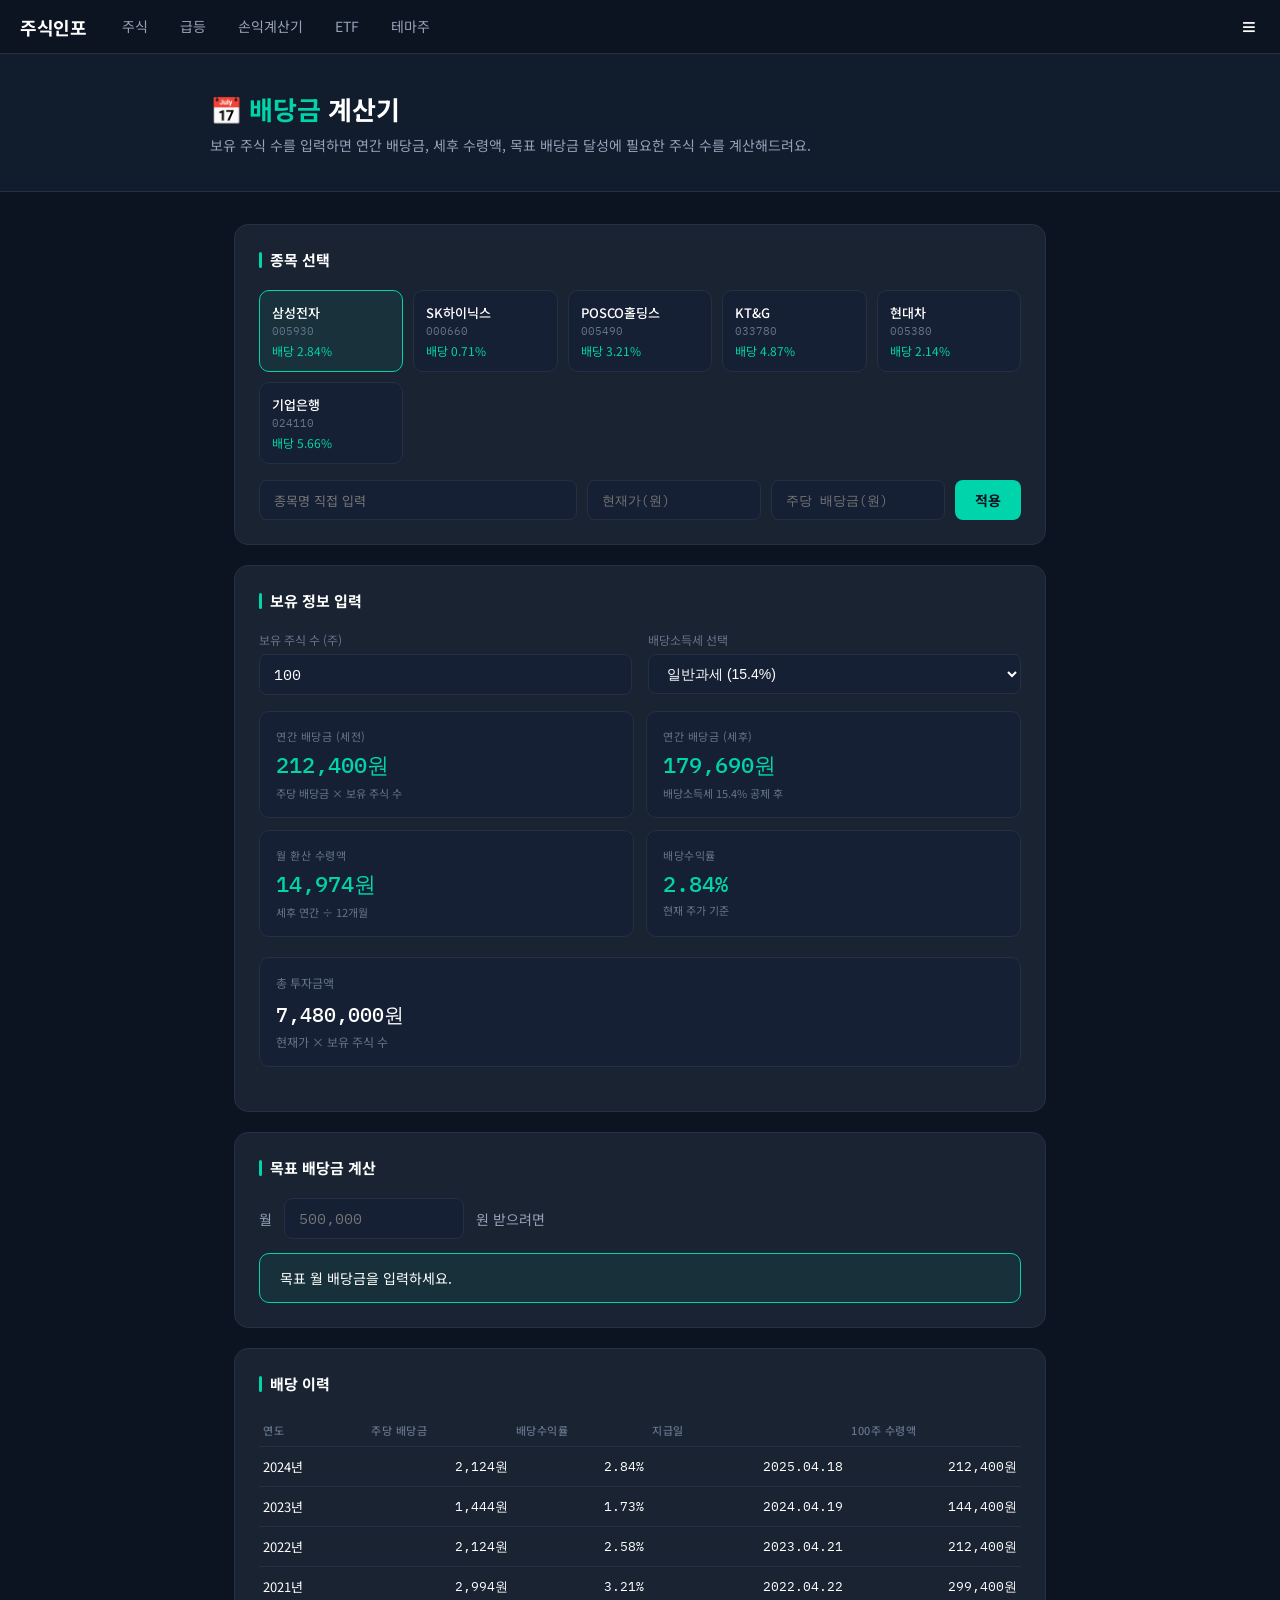
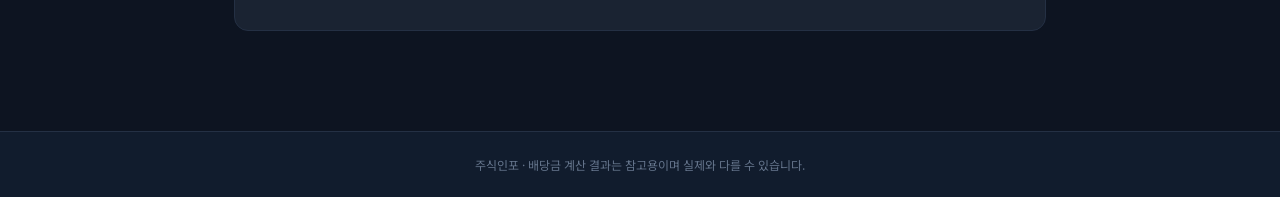
<file: dividend-calc.html>
<!DOCTYPE html>
<html lang="ko">
<head>
<meta charset="UTF-8">
<meta name="viewport" content="width=device-width, initial-scale=1.0">
<title>배당금 계산기 - 주식 보유량별 배당수익 계산 | 주식인포</title>
<meta name="description" content="삼성전자, SK하이닉스 등 국내 주식 보유량별 연간 배당금을 계산하세요. 배당수익률, 세후 배당금, 목표 배당금 달성 주식 수까지 한번에.">
<script async src="https://pagead2.googlesyndication.com/pagead/js/adsbygoogle.js?client=ca-pub-9578749307688434" crossorigin="anonymous"></script>
<link href="https://fonts.googleapis.com/css2?family=Noto+Sans+KR:wght@300;400;500;700&family=IBM+Plex+Mono:wght@400;500&display=swap" rel="stylesheet">
<style>
  :root {
    --bg:#0a0e1a;--bg2:#0f1629;--bg3:#151d35;--card:#111827;
    --border:#1e2d4a;--accent:#00d4aa;--accent2:#0ea5e9;
    --up:#22c55e;--down:#ef4444;
    --text:#e2e8f0;--text2:#94a3b8;--text3:#64748b;
  }
  *{margin:0;padding:0;box-sizing:border-box;}
  body{background:var(--bg);color:var(--text);font-family:'Noto Sans KR',sans-serif;font-size:14px;}
  nav{background:var(--bg2);border-bottom:1px solid var(--border);padding:0 24px;display:flex;align-items:center;min-height:56px;gap:18px;position:sticky;top:0;z-index:100;flex-wrap:nowrap;overflow-x:auto;scrollbar-width:none;}
  nav::-webkit-scrollbar{display:none;}
  .logo{font-size:18px;font-weight:700;color:var(--accent);text-decoration:none;flex-shrink:0;}
  .logo span{color:var(--text);}
  nav a{color:var(--text2);text-decoration:none;font-size:13px;white-space:nowrap;flex-shrink:0;}
  nav a:hover{color:var(--text);}

  .hero{background:var(--bg2);border-bottom:1px solid var(--border);padding:36px 24px;}
  .hero-inner{max-width:860px;margin:0 auto;}
  .hero h1{font-size:26px;font-weight:700;margin-bottom:8px;}
  .hero h1 em{color:var(--accent);font-style:normal;}
  .hero p{color:var(--text2);font-size:14px;}

  .main{max-width:860px;margin:0 auto;padding:32px 24px;}

  .card{background:var(--card);border:1px solid var(--border);border-radius:14px;padding:24px;margin-bottom:20px;}
  .card-title{font-size:15px;font-weight:700;margin-bottom:20px;display:flex;align-items:center;gap:8px;}
  .card-title::before{content:'';width:3px;height:16px;background:var(--accent);border-radius:2px;}

  /* STOCK SEARCH */
  .stock-grid{display:grid;grid-template-columns:repeat(auto-fill,minmax(140px,1fr));gap:10px;margin-bottom:16px;}
  .stock-btn{background:var(--bg3);border:1px solid var(--border);border-radius:10px;padding:12px;cursor:pointer;transition:all 0.2s;text-align:left;}
  .stock-btn:hover,.stock-btn.active{border-color:var(--accent);background:rgba(0,212,170,0.08);}
  .stock-btn .name{font-size:13px;font-weight:500;color:var(--text);}
  .stock-btn .code{font-size:11px;color:var(--text3);font-family:'IBM Plex Mono',monospace;margin-top:2px;}
  .stock-btn .div-rate{font-size:12px;color:var(--accent);margin-top:4px;}

  /* INPUT ROW */
  .input-row{display:grid;grid-template-columns:1fr 1fr;gap:16px;margin-bottom:16px;}
  .input-group label{display:block;font-size:12px;color:var(--text3);margin-bottom:6px;}
  .input-group input{width:100%;background:var(--bg3);border:1px solid var(--border);border-radius:8px;padding:10px 14px;color:var(--text);font-size:15px;font-family:'IBM Plex Mono',monospace;outline:none;transition:border-color 0.2s;}
  .input-group input:focus{border-color:var(--accent);}

  /* RESULT */
  .result-grid{display:grid;grid-template-columns:repeat(2,1fr);gap:12px;margin-bottom:20px;}
  .result-card{background:var(--bg3);border:1px solid var(--border);border-radius:10px;padding:16px;}
  .result-label{font-size:11px;color:var(--text3);margin-bottom:6px;text-transform:uppercase;letter-spacing:0.5px;}
  .result-val{font-family:'IBM Plex Mono',monospace;font-size:22px;font-weight:500;color:var(--accent);}
  .result-sub{font-size:11px;color:var(--text3);margin-top:4px;}

  /* GOAL CALC */
  .goal-row{display:flex;align-items:center;gap:12px;flex-wrap:wrap;}
  .goal-input{background:var(--bg3);border:1px solid var(--border);border-radius:8px;padding:10px 14px;color:var(--text);font-size:15px;font-family:'IBM Plex Mono',monospace;outline:none;width:180px;transition:border-color 0.2s;}
  .goal-input:focus{border-color:var(--accent);}
  .goal-result{background:rgba(0,212,170,0.1);border:1px solid var(--accent);border-radius:10px;padding:14px 20px;font-size:14px;color:var(--text);}
  .goal-result strong{color:var(--accent);font-family:'IBM Plex Mono',monospace;font-size:18px;}

  /* TABLE */
  .div-table{width:100%;border-collapse:collapse;font-size:13px;}
  .div-table th{text-align:left;color:var(--text3);font-size:11px;font-weight:500;letter-spacing:0.5px;padding:8px 4px;border-bottom:1px solid var(--border);}
  .div-table td{padding:10px 4px;border-bottom:1px solid var(--border);}
  .div-table td:not(:first-child){text-align:right;font-family:'IBM Plex Mono',monospace;}
  .div-table tr:last-child td{border-bottom:none;}

  .btn{background:var(--accent);color:var(--bg);border:none;border-radius:8px;padding:10px 20px;font-size:14px;font-weight:700;cursor:pointer;font-family:'Noto Sans KR',sans-serif;transition:opacity 0.2s;}
  .btn:hover{opacity:0.85;}

  footer{border-top:1px solid var(--border);padding:24px;text-align:center;color:var(--text3);font-size:12px;margin-top:48px;}

  .custom-input-row{display:flex;gap:10px;margin-top:8px;flex-wrap:wrap;}
  .custom-input-row input{flex:1;min-width:120px;}
  .custom-input-row .btn{flex-shrink:0;}

</style>
<link rel="stylesheet" href="/mobile.css">
<link rel="stylesheet" href="/common.css">
</head>
<body>
<nav>
  <a href="/" class="logo">주식인포</a>
  <div class="nav-tabs">
    <a href="/stocks.html" class="ntab">주식</a>
    <a href="/hot.html" class="ntab">급등</a>
    <a href="/calculator.html" class="ntab">손익계산기</a>
    <a href="/etf.html" class="ntab">ETF</a>
    <a href="/theme.html" class="ntab">테마주</a>
  </div>
  <button class="hamburger" onclick="document.getElementById('sideMenu').classList.add('open')">≡</button>
</nav>

<div class="side-menu" id="sideMenu">
  <div class="side-overlay" onclick="document.getElementById('sideMenu').classList.remove('open')"></div>
  <div class="side-panel">
    <div class="side-header">
      <span>전체 메뉴</span>
      <button class="side-close" onclick="document.getElementById('sideMenu').classList.remove('open')">✕</button>
    </div>
    <div class="side-links">
      <a href="/stocks.html">국내주식</a>
      <a href="/etf.html">ETF</a>
      <a href="/theme.html">테마주</a>
      <a href="/hot.html">급등주</a>
      <a href="/dividend-calc.html">배당계산기</a>
      <a href="/calculator.html">손익계산기</a>
      <a href="/compare.html">종목비교</a>
      <a href="/news.html">뉴스</a>
      <a href="/dart.html">공시정보</a>
      <a href="/tax-calc.html">세금계산기</a>
      <a href="/glossary.html">용어사전</a>
      <a href="/broker.html">증권사비교</a>
    </div>
  </div>
</div>

<div class="hero">
  <div class="hero-inner">
    <h1>📅 <em>배당금</em> 계산기</h1>
    <p>보유 주식 수를 입력하면 연간 배당금, 세후 수령액, 목표 배당금 달성에 필요한 주식 수를 계산해드려요.</p>
  </div>
</div>

<div class="main">

  <div class="card">
    <div class="card-title">종목 선택</div>
    <div class="stock-grid" id="stockGrid"></div>
    <div class="custom-input-row">
      <input id="customName" placeholder="종목명 직접 입력" style="flex:2;min-width:120px;background:var(--bg3);border:1px solid var(--border);border-radius:8px;padding:9px 14px;color:var(--text);font-size:13px;font-family:inherit;outline:none;">
      <input id="customPrice" placeholder="현재가(원)" style="flex:1;min-width:100px;background:var(--bg3);border:1px solid var(--border);border-radius:8px;padding:9px 14px;color:var(--text);font-size:13px;font-family:'IBM Plex Mono',monospace;outline:none;">
      <input id="customDiv" placeholder="주당 배당금(원)" style="flex:1;min-width:110px;background:var(--bg3);border:1px solid var(--border);border-radius:8px;padding:9px 14px;color:var(--text);font-size:13px;font-family:'IBM Plex Mono',monospace;outline:none;">
      <button class="btn" onclick="applyCustom()">적용</button>
    </div>
  </div>

  <div class="card">
    <div class="card-title">보유 정보 입력</div>
    <div class="input-row">
      <div class="input-group">
        <label>보유 주식 수 (주)</label>
        <input type="number" id="shares" value="100" min="1" oninput="calculate()">
      </div>
      <div class="input-group">
        <label>배당소득세 선택</label>
        <select id="taxRate" style="width:100%;background:var(--bg3);border:1px solid var(--border);border-radius:8px;padding:10px 14px;color:var(--text);font-size:14px;outline:none;" onchange="calculate()">
          <option value="0.154">일반과세 (15.4%)</option>
          <option value="0.0">비과세 (ISA 등)</option>
          <option value="0.099">저율과세 (9.9%)</option>
        </select>
      </div>
    </div>

    <div class="result-grid" id="resultGrid">
      <div class="result-card"><div class="result-label">연간 배당금 (세전)</div><div class="result-val" id="r1">-</div><div class="result-sub">주당 배당금 × 보유 주식 수</div></div>
      <div class="result-card"><div class="result-label">연간 배당금 (세후)</div><div class="result-val" id="r2">-</div><div class="result-sub">배당소득세 15.4% 공제 후</div></div>
      <div class="result-card"><div class="result-label">월 환산 수령액</div><div class="result-val" id="r3">-</div><div class="result-sub">세후 연간 ÷ 12개월</div></div>
      <div class="result-card"><div class="result-label">배당수익률</div><div class="result-val" id="r4">-</div><div class="result-sub">현재 주가 기준</div></div>
    </div>

    <div style="background:var(--bg3);border:1px solid var(--border);border-radius:10px;padding:16px;margin-bottom:20px">
      <div style="font-size:12px;color:var(--text3);margin-bottom:10px">총 투자금액</div>
      <div style="font-family:'IBM Plex Mono',monospace;font-size:20px;font-weight:500" id="totalInvest">-</div>
      <div style="font-size:12px;color:var(--text3);margin-top:4px">현재가 × 보유 주식 수</div>
    </div>
  </div>

  <div class="card">
    <div class="card-title">목표 배당금 계산</div>
    <div class="goal-row">
      <span style="color:var(--text2);font-size:14px">월</span>
      <input class="goal-input" type="number" id="goalAmount" placeholder="500,000" oninput="calcGoal()">
      <span style="color:var(--text2);font-size:14px">원 받으려면</span>
    </div>
    <div style="margin-top:14px" id="goalResult">
      <div class="goal-result">종목을 선택하고 목표 금액을 입력하세요.</div>
    </div>
  </div>

  <div class="card">
    <div class="card-title">배당 이력</div>
    <table class="div-table">
      <thead><tr><th>연도</th><th>주당 배당금</th><th class="col-div-hide">배당수익률</th><th class="col-div-hide">지급일</th><th id="sharesHead">100주 수령액</th></tr></thead>
      <tbody id="divHistory"></tbody>
    </table>
  </div>

</div>

<footer>
  <p>주식인포 · 배당금 계산 결과는 참고용이며 실제와 다를 수 있습니다.</p>
</footer>

<script>
const stocks = [
  {name:'삼성전자', code:'005930', price:74800, divPerShare:2124, history:[
    {year:2024,div:2124,rate:2.84,date:'2025.04.18'},
    {year:2023,div:1444,rate:1.73,date:'2024.04.19'},
    {year:2022,div:2124,rate:2.58,date:'2023.04.21'},
    {year:2021,div:2994,rate:3.21,date:'2022.04.22'},
  ]},
  {name:'SK하이닉스', code:'000660', price:168500, divPerShare:1200, history:[
    {year:2024,div:1200,rate:0.71,date:'2025.04.22'},
    {year:2023,div:300,rate:0.22,date:'2024.04.23'},
    {year:2022,div:1200,rate:0.97,date:'2023.04.24'},
  ]},
  {name:'POSCO홀딩스', code:'005490', price:312000, divPerShare:10000, history:[
    {year:2024,div:10000,rate:3.21,date:'2025.04.15'},
    {year:2023,div:8000,rate:2.89,date:'2024.04.16'},
    {year:2022,div:10000,rate:2.44,date:'2023.04.17'},
  ]},
  {name:'KT&G', code:'033780', price:98500, divPerShare:4800, history:[
    {year:2024,div:4800,rate:4.87,date:'2025.04.20'},
    {year:2023,div:4800,rate:4.52,date:'2024.04.21'},
    {year:2022,div:4800,rate:4.31,date:'2023.04.18'},
  ]},
  {name:'현대차', code:'005380', price:234000, divPerShare:5000, history:[
    {year:2024,div:5000,rate:2.14,date:'2025.04.25'},
    {year:2023,div:4000,rate:1.98,date:'2024.04.26'},
  ]},
  {name:'기업은행', code:'024110', price:14500, divPerShare:820, history:[
    {year:2024,div:820,rate:5.66,date:'2025.04.14'},
    {year:2023,div:780,rate:5.21,date:'2024.04.15'},
  ]},
];

let selected = stocks[0];

function renderStockGrid() {
  document.getElementById('stockGrid').innerHTML = stocks.map((s,i) =>
    `<div class="stock-btn ${i===0?'active':''}" onclick="selectStock(${i},this)">
      <div class="name">${s.name}</div>
      <div class="code">${s.code}</div>
      <div class="div-rate">배당 ${(s.divPerShare/s.price*100).toFixed(2)}%</div>
    </div>`
  ).join('');
}

function selectStock(i, el) {
  document.querySelectorAll('.stock-btn').forEach(b=>b.classList.remove('active'));
  el.classList.add('active');
  selected = stocks[i];
  calculate();
  renderHistory();
}

function applyCustom() {
  const name = document.getElementById('customName').value;
  const price = parseInt(document.getElementById('customPrice').value.replace(/,/g,''));
  const div = parseInt(document.getElementById('customDiv').value.replace(/,/g,''));
  if(!name||!price||!div){alert('종목명, 현재가, 주당 배당금을 모두 입력하세요.');return;}
  selected = {name,code:'직접입력',price,divPerShare:div,history:[]};
  document.querySelectorAll('.stock-btn').forEach(b=>b.classList.remove('active'));
  calculate(); renderHistory();
}

function fmt(n){return Math.round(n).toLocaleString('ko-KR');}

function calculate() {
  const shares = parseInt(document.getElementById('shares').value)||0;
  const tax = parseFloat(document.getElementById('taxRate').value);
  const annual = selected.divPerShare * shares;
  const afterTax = annual * (1-tax);
  const monthly = afterTax / 12;
  const rate = (selected.divPerShare / selected.price * 100);
  const invest = selected.price * shares;

  document.getElementById('r1').textContent = fmt(annual)+'원';
  document.getElementById('r2').textContent = fmt(afterTax)+'원';
  document.getElementById('r3').textContent = fmt(monthly)+'원';
  document.getElementById('r4').textContent = rate.toFixed(2)+'%';
  document.getElementById('totalInvest').textContent = fmt(invest)+'원';
  document.getElementById('sharesHead').textContent = fmt(shares)+'주 수령액';
  calcGoal();
}

function calcGoal() {
  const goal = parseInt(document.getElementById('goalAmount').value)||0;
  if(!goal){document.getElementById('goalResult').innerHTML='<div class="goal-result">목표 월 배당금을 입력하세요.</div>';return;}
  const tax = parseFloat(document.getElementById('taxRate').value);
  const annualGoal = goal * 12 / (1-tax);
  const needShares = Math.ceil(annualGoal / selected.divPerShare);
  const needMoney = needShares * selected.price;
  document.getElementById('goalResult').innerHTML =
    `<div class="goal-result">${selected.name} <strong>${fmt(needShares)}주</strong> 필요 · 투자금 약 <strong>${fmt(needMoney)}원</strong></div>`;
}

function renderHistory() {
  const shares = parseInt(document.getElementById('shares').value)||100;
  if(!selected.history.length){
    document.getElementById('divHistory').innerHTML='<tr><td colspan="5" style="color:var(--text3);padding:16px 0">이력 없음</td></tr>';
    return;
  }
  document.getElementById('divHistory').innerHTML = selected.history.map(h=>
    `<tr>
      <td>${h.year}년</td>
      <td>${fmt(h.div)}원</td>
      <td style="color:var(--up)">${h.rate}%</td>
      <td style="color:var(--text3)">${h.date}</td>
      <td style="color:var(--accent)">${fmt(h.div*shares)}원</td>
    </tr>`
  ).join('');
}

renderStockGrid(); calculate(); renderHistory();
</script>

<nav class="bottom-nav">
  <a href="/" class="bn-item bn-logo">주식인포</a>
  <a href="/stocks.html" class="bn-item">주식</a>
  <a href="/hot.html" class="bn-item">급등</a>
  <a href="/calculator.html" class="bn-item">계산기</a>
  <button class="bn-item bn-ham" onclick="document.getElementById('sideMenu').classList.add('open')">☰</button>
</nav>
</body>
</html>
</file>
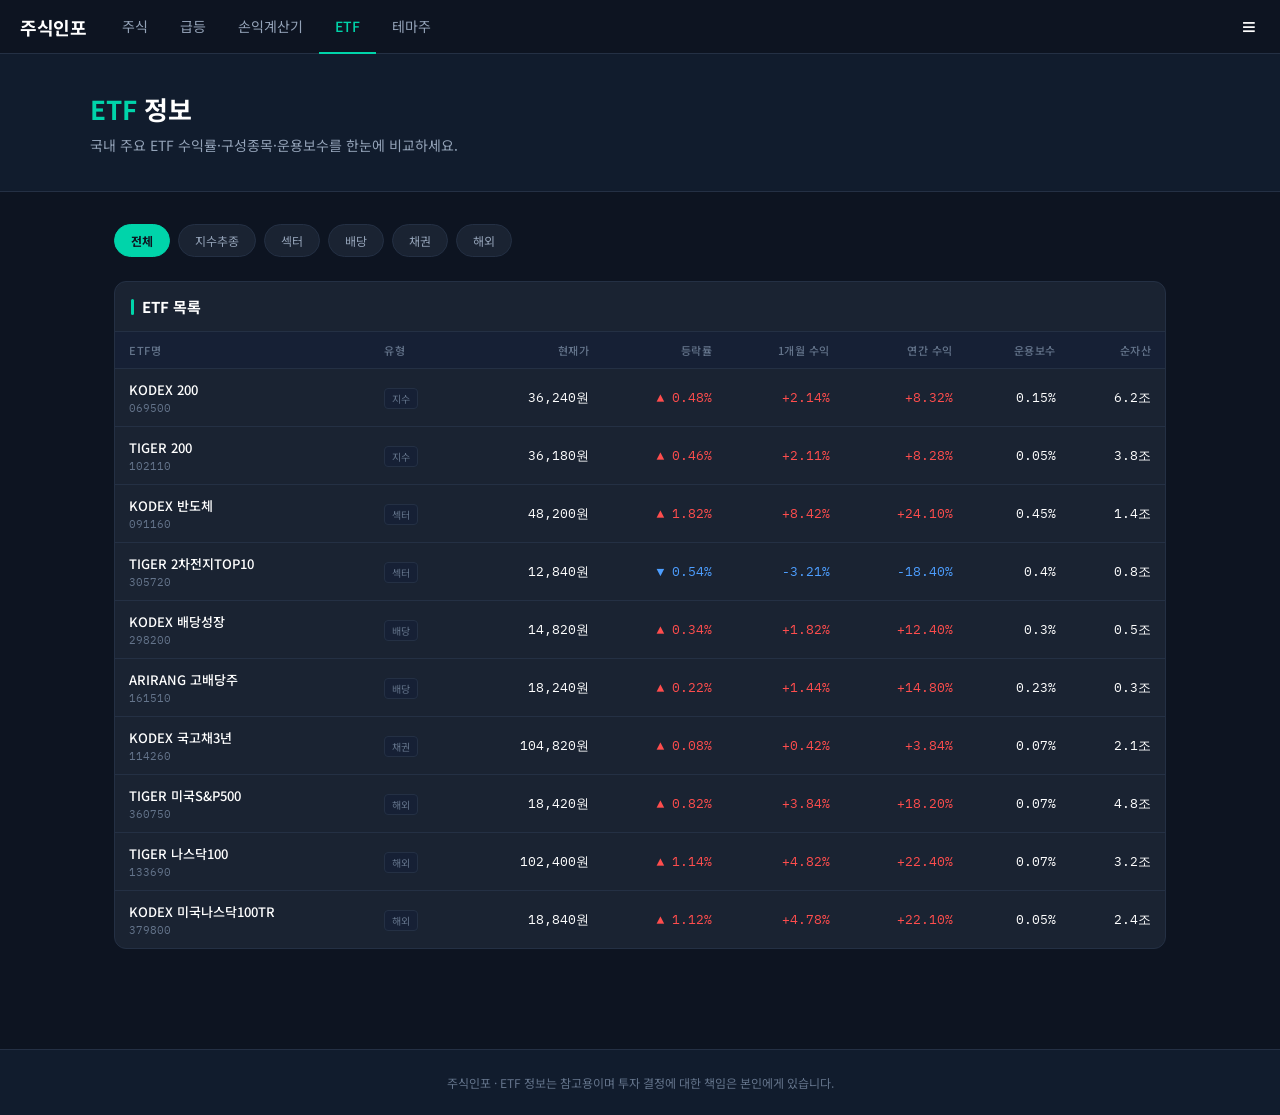
<file: etf.html>
<!DOCTYPE html>
<html lang="ko">
<head>
<meta charset="UTF-8">
<meta name="viewport" content="width=device-width, initial-scale=1.0">
<title>ETF 정보 - 국내 ETF 수익률·구성종목 비교 | 주식인포</title>
<meta name="description" content="KODEX, TIGER, ARIRANG 등 국내 ETF 수익률, 구성종목, 운용보수를 한눈에 비교하세요. 테마별·자산군별 ETF 정보 제공.">
<script async src="https://pagead2.googlesyndication.com/pagead/js/adsbygoogle.js?client=ca-pub-9578749307688434" crossorigin="anonymous"></script>
<link href="https://fonts.googleapis.com/css2?family=Noto+Sans+KR:wght@300;400;500;700&family=IBM+Plex+Mono:wght@400;500&display=swap" rel="stylesheet">
<style>
  :root{--bg:#0a0e1a;--bg2:#0f1629;--bg3:#151d35;--card:#111827;--border:#1e2d4a;--accent:#00d4aa;--accent2:#0ea5e9;--up:#22c55e;--down:#ef4444;--text:#e2e8f0;--text2:#94a3b8;--text3:#64748b;}
  *{margin:0;padding:0;box-sizing:border-box;}
  body{background:var(--bg);color:var(--text);font-family:'Noto Sans KR',sans-serif;font-size:14px;}
  nav{background:var(--bg2);border-bottom:1px solid var(--border);padding:0 24px;display:flex;align-items:center;min-height:56px;gap:18px;position:sticky;top:0;z-index:100;flex-wrap:nowrap;overflow-x:auto;scrollbar-width:none;}
  nav::-webkit-scrollbar{display:none;}
  .logo{font-size:18px;font-weight:700;color:var(--accent);text-decoration:none;flex-shrink:0;}
  .logo span{color:var(--text);}
  nav a{color:var(--text2);text-decoration:none;font-size:13px;white-space:nowrap;flex-shrink:0;}

  .hero{background:var(--bg2);border-bottom:1px solid var(--border);padding:36px 24px;}
  .hero-inner{max-width:1100px;margin:0 auto;}
  .hero h1{font-size:26px;font-weight:700;margin-bottom:8px;}
  .hero h1 em{color:var(--accent);font-style:normal;}
  .hero p{color:var(--text2);}

  .main{max-width:1100px;margin:0 auto;padding:32px 24px;}

  .filter-row{display:flex;gap:8px;flex-wrap:wrap;margin-bottom:24px;}
  .filter-btn{background:var(--card);border:1px solid var(--border);border-radius:20px;padding:7px 16px;font-size:12px;cursor:pointer;transition:all 0.2s;color:var(--text2);}
  .filter-btn.active,.filter-btn:hover{background:var(--accent);border-color:var(--accent);color:var(--bg);font-weight:700;}

  .card{background:var(--card);border:1px solid var(--border);border-radius:12px;overflow:hidden;margin-bottom:20px;}
  .card-title{font-size:15px;font-weight:700;padding:14px 16px;border-bottom:1px solid var(--border);display:flex;align-items:center;gap:8px;}
  .card-title::before{content:'';width:3px;height:16px;background:var(--accent);border-radius:2px;}

  table{width:100%;border-collapse:collapse;}
  thead th{background:var(--bg3);padding:10px 14px;text-align:left;font-size:11px;color:var(--text3);font-weight:500;letter-spacing:0.5px;border-bottom:1px solid var(--border);}
  tbody tr{border-bottom:1px solid var(--border);transition:background 0.15s;cursor:pointer;}
  tbody tr:last-child{border-bottom:none;}
  tbody tr:hover{background:var(--bg3);}
  tbody td{padding:11px 14px;font-size:13px;}
  .etf-name{font-weight:700;}
  .etf-code{font-size:11px;color:var(--text3);font-family:'IBM Plex Mono',monospace;margin-top:2px;}
  .mono{font-family:'IBM Plex Mono',monospace;}
  .up{color:var(--up);} .down{color:var(--down);}
  .tag{background:var(--bg3);border:1px solid var(--border);border-radius:4px;padding:2px 7px;font-size:10px;color:var(--text3);}

  .etf-detail{background:var(--bg3);border:1px solid var(--border);border-radius:12px;padding:20px;margin-bottom:20px;display:none;}
  .etf-detail.show{display:block;}
  .detail-grid{display:grid;grid-template-columns:repeat(4,1fr);gap:12px;margin-bottom:16px;}
  .detail-item{background:var(--bg);border-radius:8px;padding:12px;}
  .detail-label{font-size:11px;color:var(--text3);margin-bottom:4px;}
  .detail-val{font-family:'IBM Plex Mono',monospace;font-size:15px;font-weight:500;}
  .holdings-list{display:flex;gap:8px;flex-wrap:wrap;}
  .holding-tag{background:var(--bg);border:1px solid var(--border);border-radius:6px;padding:5px 10px;font-size:12px;}
  .holding-pct{color:var(--accent);font-family:'IBM Plex Mono',monospace;font-size:11px;margin-left:4px;}

  footer{border-top:1px solid var(--border);padding:24px;text-align:center;color:var(--text3);font-size:12px;margin-top:48px;}
</style>
<link rel="stylesheet" href="/mobile.css">
<link rel="stylesheet" href="/common.css">
</head>
<body>
<nav>
  <a href="/" class="logo">주식인포</a>
  <div class="nav-tabs">
    <a href="/stocks.html" class="ntab">주식</a>
    <a href="/hot.html" class="ntab">급등</a>
    <a href="/calculator.html" class="ntab">손익계산기</a>
    <a href="/etf.html" class="ntab active">ETF</a>
    <a href="/theme.html" class="ntab">테마주</a>
  </div>
  <button class="hamburger" onclick="document.getElementById('sideMenu').classList.add('open')">≡</button>
</nav>

<div class="side-menu" id="sideMenu">
  <div class="side-overlay" onclick="document.getElementById('sideMenu').classList.remove('open')"></div>
  <div class="side-panel">
    <div class="side-header">
      <span>전체 메뉴</span>
      <button class="side-close" onclick="document.getElementById('sideMenu').classList.remove('open')">✕</button>
    </div>
    <div class="side-links">
      <a href="/stocks.html">국내주식</a>
      <a href="/etf.html">ETF</a>
      <a href="/theme.html">테마주</a>
      <a href="/hot.html">급등주</a>
      <a href="/dividend-calc.html">배당계산기</a>
      <a href="/calculator.html">손익계산기</a>
      <a href="/compare.html">종목비교</a>
      <a href="/news.html">뉴스</a>
      <a href="/dart.html">공시정보</a>
      <a href="/tax-calc.html">세금계산기</a>
      <a href="/glossary.html">용어사전</a>
      <a href="/broker.html">증권사비교</a>
    </div>
  </div>
</div>

<div class="hero">
  <div class="hero-inner">
    <h1><em>ETF</em> 정보</h1>
    <p>국내 주요 ETF 수익률·구성종목·운용보수를 한눈에 비교하세요.</p>
  </div>
</div>

<div class="main">
  <div class="filter-row">
    <div class="filter-btn active" onclick="filterETF('all',this)">전체</div>
    <div class="filter-btn" onclick="filterETF('index',this)">지수추종</div>
    <div class="filter-btn" onclick="filterETF('sector',this)">섹터</div>
    <div class="filter-btn" onclick="filterETF('dividend',this)">배당</div>
    <div class="filter-btn" onclick="filterETF('bond',this)">채권</div>
    <div class="filter-btn" onclick="filterETF('global',this)">해외</div>
  </div>

  <div id="etfDetail" class="etf-detail"></div>

  <div class="card">
    <div class="card-title">ETF 목록</div>
    <table>
      <thead>
        <tr>
          <th>ETF명</th>
          <th>유형</th>
          <th style="text-align:right">현재가</th>
          <th style="text-align:right">등락률</th>
          <th style="text-align:right">1개월 수익</th>
          <th style="text-align:right">연간 수익</th>
          <th style="text-align:right">운용보수</th>
          <th style="text-align:right">순자산</th>
        </tr>
      </thead>
      <tbody id="etfTable"></tbody>
    </table>
  </div>
</div>

<footer>
  <p>주식인포 · ETF 정보는 참고용이며 투자 결정에 대한 책임은 본인에게 있습니다.</p>
</footer>

<script>
const etfs = [
  {name:'KODEX 200', code:'069500', type:'index', price:36240, change:0.48, ret1m:2.14, ret1y:8.32, fee:0.15, aum:'6.2조',
   holdings:[{name:'삼성전자',pct:28.4},{name:'SK하이닉스',pct:8.2},{name:'LG에너지솔루션',pct:4.1},{name:'현대차',pct:3.8},{name:'NAVER',pct:2.9}]},
  {name:'TIGER 200', code:'102110', type:'index', price:36180, change:0.46, ret1m:2.11, ret1y:8.28, fee:0.05, aum:'3.8조',
   holdings:[{name:'삼성전자',pct:28.4},{name:'SK하이닉스',pct:8.2},{name:'LG에너지솔루션',pct:4.1},{name:'현대차',pct:3.8},{name:'NAVER',pct:2.9}]},
  {name:'KODEX 반도체', code:'091160', type:'sector', price:48200, change:1.82, ret1m:8.42, ret1y:24.1, fee:0.45, aum:'1.4조',
   holdings:[{name:'삼성전자',pct:32.1},{name:'SK하이닉스',pct:24.8},{name:'한미반도체',pct:8.2},{name:'HPSP',pct:4.1},{name:'원익IPS',pct:3.2}]},
  {name:'TIGER 2차전지TOP10', code:'305720', type:'sector', price:12840, change:-0.54, ret1m:-3.21, ret1y:-18.4, fee:0.40, aum:'0.8조',
   holdings:[{name:'LG에너지솔루션',pct:22.1},{name:'삼성SDI',pct:18.4},{name:'에코프로비엠',pct:14.2},{name:'포스코퓨처엠',pct:11.8},{name:'엘앤에프',pct:8.4}]},
  {name:'KODEX 배당성장', code:'298200', type:'dividend', price:14820, change:0.34, ret1m:1.82, ret1y:12.4, fee:0.30, aum:'0.5조',
   holdings:[{name:'삼성전자',pct:18.2},{name:'현대차',pct:8.4},{name:'POSCO홀딩스',pct:6.8},{name:'KT&G',pct:5.4},{name:'기업은행',pct:4.2}]},
  {name:'ARIRANG 고배당주', code:'161510', type:'dividend', price:18240, change:0.22, ret1m:1.44, ret1y:14.8, fee:0.23, aum:'0.3조',
   holdings:[{name:'기업은행',pct:8.4},{name:'KT&G',pct:7.8},{name:'POSCO홀딩스',pct:7.2},{name:'현대차',pct:6.8},{name:'SK텔레콤',pct:5.4}]},
  {name:'KODEX 국고채3년', code:'114260', type:'bond', price:104820, change:0.08, ret1m:0.42, ret1y:3.84, fee:0.07, aum:'2.1조',
   holdings:[{name:'국고채 3년',pct:98.2},{name:'현금',pct:1.8}]},
  {name:'TIGER 미국S&P500', code:'360750', type:'global', price:18420, change:0.82, ret1m:3.84, ret1y:18.2, fee:0.07, aum:'4.8조',
   holdings:[{name:'Apple',pct:7.2},{name:'Microsoft',pct:6.8},{name:'NVIDIA',pct:6.1},{name:'Amazon',pct:3.8},{name:'Alphabet',pct:3.4}]},
  {name:'TIGER 나스닥100', code:'133690', type:'global', price:102400, change:1.14, ret1m:4.82, ret1y:22.4, fee:0.07, aum:'3.2조',
   holdings:[{name:'Microsoft',pct:9.1},{name:'Apple',pct:8.8},{name:'NVIDIA',pct:8.2},{name:'Amazon',pct:5.4},{name:'Meta',pct:4.8}]},
  {name:'KODEX 미국나스닥100TR', code:'379800', type:'global', price:18840, change:1.12, ret1m:4.78, ret1y:22.1, fee:0.05, aum:'2.4조',
   holdings:[{name:'Microsoft',pct:9.1},{name:'Apple',pct:8.8},{name:'NVIDIA',pct:8.2},{name:'Amazon',pct:5.4},{name:'Meta',pct:4.8}]},
];

let showDetail = null;

function filterETF(type, el) {
  document.querySelectorAll('.filter-btn').forEach(b=>b.classList.remove('active'));
  el.classList.add('active');
  renderTable(type);
}

function fmt(n){return n.toLocaleString('ko-KR');}

function renderTable(type='all') {
  const filtered = type==='all' ? etfs : etfs.filter(e=>e.type===type);
  document.getElementById('etfTable').innerHTML = filtered.map(e => `
    <tr onclick="toggleDetail('${e.code}')">
      <td><div class="etf-name">${e.name}</div><div class="etf-code">${e.code}</div></td>
      <td><span class="tag">${{index:'지수',sector:'섹터',dividend:'배당',bond:'채권',global:'해외'}[e.type]}</span></td>
      <td style="text-align:right" class="mono">${fmt(e.price)}원</td>
      <td style="text-align:right" class="mono ${e.change>=0?'up':'down'}">${e.change>=0?'▲':'▼'} ${Math.abs(e.change).toFixed(2)}%</td>
      <td style="text-align:right" class="mono ${e.ret1m>=0?'up':'down'}">${e.ret1m>=0?'+':''}${e.ret1m.toFixed(2)}%</td>
      <td style="text-align:right" class="mono ${e.ret1y>=0?'up':'down'}">${e.ret1y>=0?'+':''}${e.ret1y.toFixed(2)}%</td>
      <td style="text-align:right" class="mono" style="color:var(--text3)">${e.fee}%</td>
      <td style="text-align:right" class="mono">${e.aum}</td>
    </tr>`).join('');
}

function toggleDetail(code) {
  const etf = etfs.find(e=>e.code===code);
  const detail = document.getElementById('etfDetail');
  if(showDetail===code){detail.classList.remove('show');showDetail=null;return;}
  showDetail=code;
  detail.innerHTML = `
    <div style="font-size:16px;font-weight:700;margin-bottom:14px">${etf.name} (${etf.code}) 상세정보</div>
    <div class="detail-grid">
      <div class="detail-item"><div class="detail-label">현재가</div><div class="detail-val">${fmt(etf.price)}원</div></div>
      <div class="detail-item"><div class="detail-label">연간 수익률</div><div class="detail-val ${etf.ret1y>=0?'up':'down'}">${etf.ret1y>=0?'+':''}${etf.ret1y}%</div></div>
      <div class="detail-item"><div class="detail-label">운용보수</div><div class="detail-val">${etf.fee}%</div></div>
      <div class="detail-item"><div class="detail-label">순자산</div><div class="detail-val">${etf.aum}</div></div>
    </div>
    <div style="font-size:13px;color:var(--text3);margin-bottom:10px">주요 구성종목</div>
    <div class="holdings-list">
      ${etf.holdings.map(h=>`<div class="holding-tag">${h.name}<span class="holding-pct">${h.pct}%</span></div>`).join('')}
    </div>`;
  detail.classList.add('show');
  detail.scrollIntoView({behavior:'smooth',block:'nearest'});
}

renderTable();
</script>

<nav class="bottom-nav">
  <a href="/" class="bn-item bn-logo">주식인포</a>
  <a href="/stocks.html" class="bn-item">주식</a>
  <a href="/hot.html" class="bn-item">급등</a>
  <a href="/calculator.html" class="bn-item">계산기</a>
  <button class="bn-item bn-ham" onclick="document.getElementById('sideMenu').classList.add('open')">☰</button>
</nav>
</body>
</html>
</file>
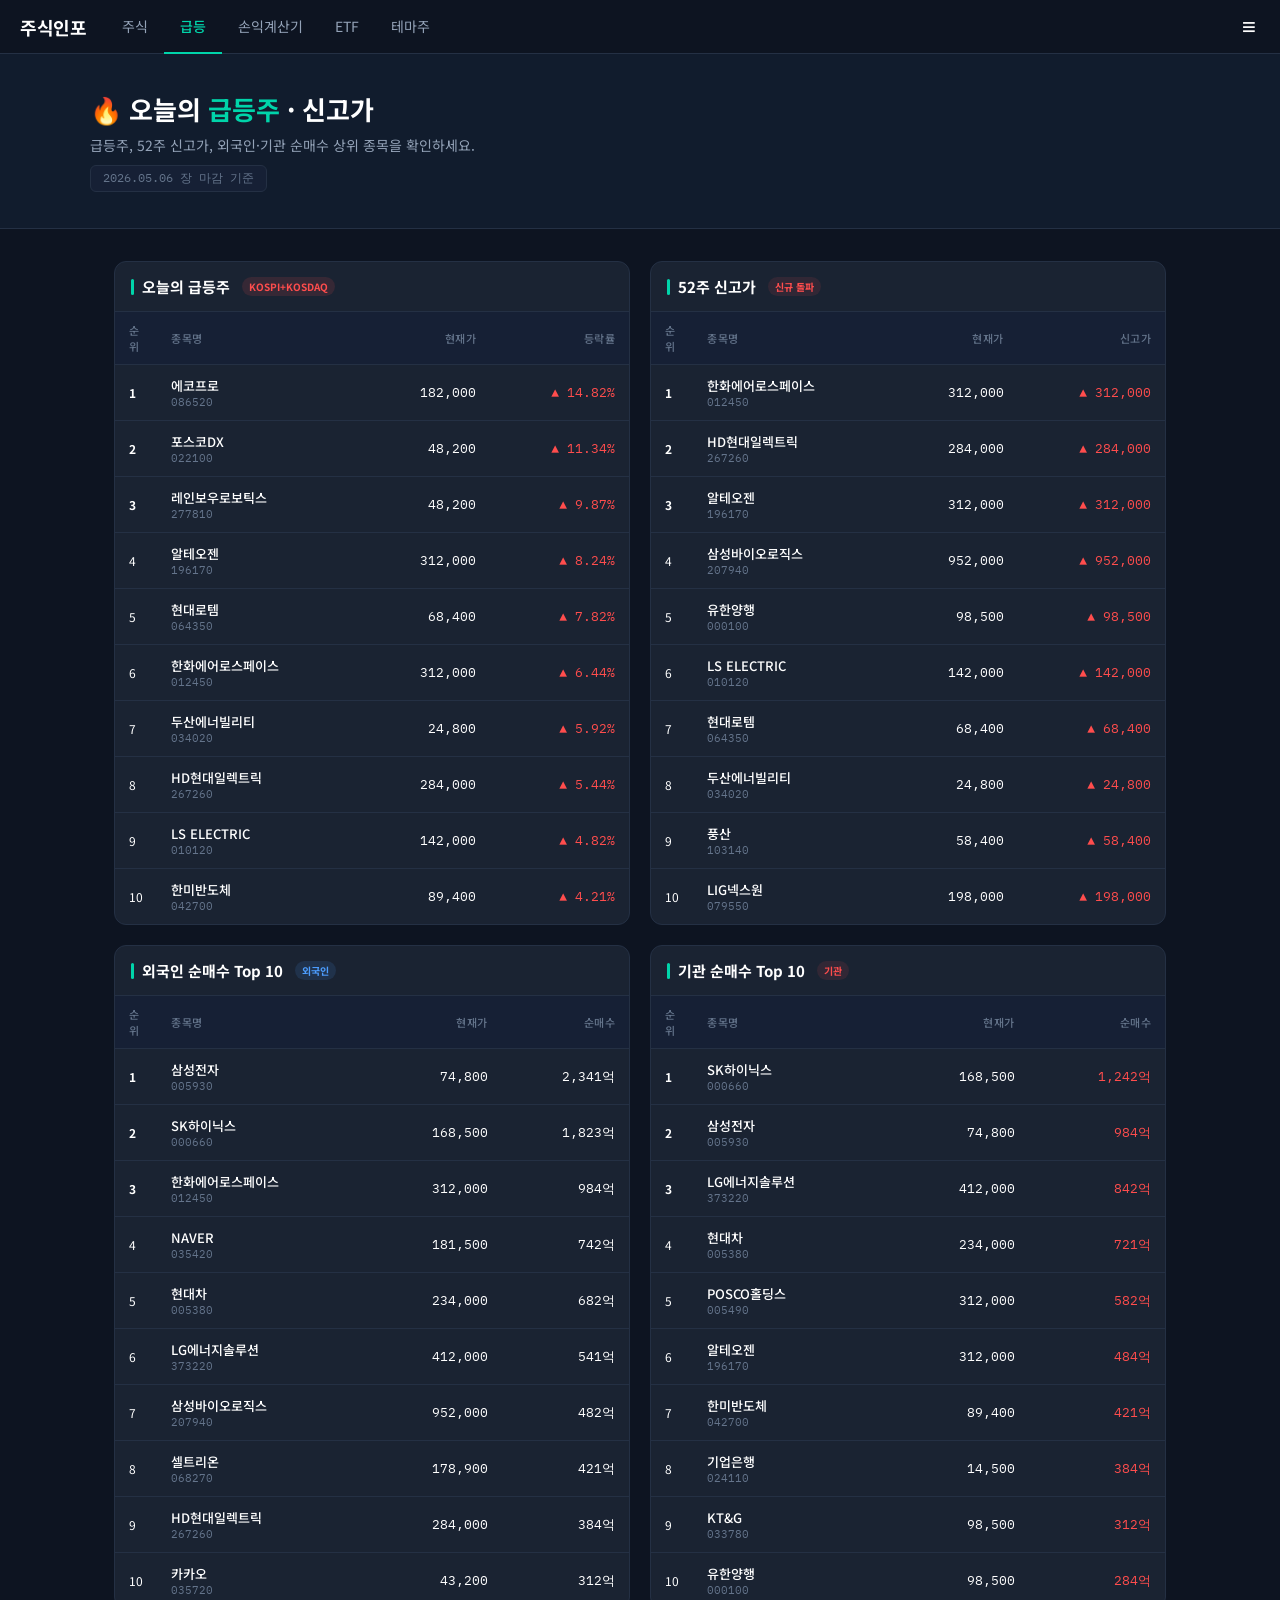
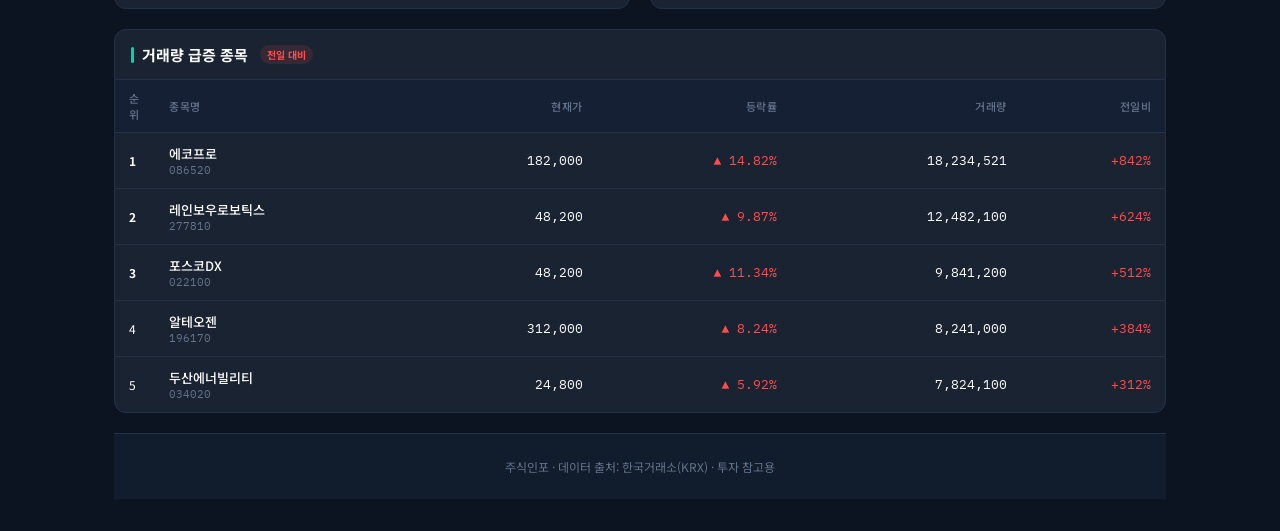
<file: hot.html>
<!DOCTYPE html>
<html lang="ko">
<head>
<meta charset="UTF-8">
<meta name="viewport" content="width=device-width, initial-scale=1.0">
<title>오늘의 급등주·52주 신고가 종목 | 주식인포</title>
<meta name="description" content="오늘 급등주, 52주 신고가 종목, 외국인 순매수 상위 종목을 실시간으로 확인하세요.">
<script async src="https://pagead2.googlesyndication.com/pagead/js/adsbygoogle.js?client=ca-pub-9578749307688434" crossorigin="anonymous"></script>
<link href="https://fonts.googleapis.com/css2?family=Noto+Sans+KR:wght@300;400;500;700&family=IBM+Plex+Mono:wght@400;500&display=swap" rel="stylesheet">
<style>
  :root{--bg:#0a0e1a;--bg2:#0f1629;--bg3:#151d35;--card:#111827;--border:#1e2d4a;--accent:#00d4aa;--accent2:#0ea5e9;--up:#22c55e;--down:#ef4444;--text:#e2e8f0;--text2:#94a3b8;--text3:#64748b;}
  *{margin:0;padding:0;box-sizing:border-box;}
  body{background:var(--bg);color:var(--text);font-family:'Noto Sans KR',sans-serif;font-size:14px;}
  nav{background:var(--bg2);border-bottom:1px solid var(--border);padding:0 24px;display:flex;align-items:center;min-height:56px;gap:18px;position:sticky;top:0;z-index:100;flex-wrap:nowrap;overflow-x:auto;scrollbar-width:none;}
  nav::-webkit-scrollbar{display:none;}
  .logo{font-size:18px;font-weight:700;color:var(--accent);text-decoration:none;flex-shrink:0;}
  .logo span{color:var(--text);}
  nav a{color:var(--text2);text-decoration:none;font-size:13px;white-space:nowrap;flex-shrink:0;}

  .hero{background:var(--bg2);border-bottom:1px solid var(--border);padding:36px 24px;}
  .hero-inner{max-width:1100px;margin:0 auto;}
  .hero h1{font-size:26px;font-weight:700;margin-bottom:8px;}
  .hero h1 em{color:var(--accent);font-style:normal;}
  .hero p{color:var(--text2);}
  .date-badge{display:inline-block;background:var(--bg3);border:1px solid var(--border);border-radius:6px;padding:4px 12px;font-size:12px;color:var(--text3);margin-top:10px;font-family:'IBM Plex Mono',monospace;}

  .main{max-width:1100px;margin:0 auto;padding:32px 24px;display:grid;grid-template-columns:1fr 1fr;gap:20px;}

  .card{background:var(--card);border:1px solid var(--border);border-radius:12px;overflow:hidden;}
  .card-title{font-size:15px;font-weight:700;padding:14px 16px;border-bottom:1px solid var(--border);display:flex;align-items:center;gap:8px;}
  .card-title::before{content:'';width:3px;height:16px;background:var(--accent);border-radius:2px;}
  .card-title .badge{font-size:10px;font-weight:700;padding:2px 7px;border-radius:10px;margin-left:4px;}
  .badge-up{background:rgba(34,197,94,0.15);color:var(--up);}
  .badge-hot{background:rgba(239,68,68,0.15);color:var(--down);}
  .badge-foreign{background:rgba(14,165,233,0.15);color:var(--accent2);}

  table{width:100%;border-collapse:collapse;}
  thead th{background:var(--bg3);padding:10px 14px;text-align:left;font-size:11px;color:var(--text3);font-weight:500;letter-spacing:0.5px;border-bottom:1px solid var(--border);}
  tbody tr{border-bottom:1px solid var(--border);transition:background 0.15s;cursor:pointer;}
  tbody tr:last-child{border-bottom:none;}
  tbody tr:hover{background:var(--bg3);}
  tbody td{padding:11px 14px;font-size:13px;}
  .rank{color:var(--text3);font-size:12px;white-space:nowrap;}
  .rank.top{color:var(--down);font-weight:700;}
  .sname{font-weight:500;}
  .scode{font-size:11px;color:var(--text3);font-family:'IBM Plex Mono',monospace;}
  .mono{font-family:'IBM Plex Mono',monospace;}
  .up{color:var(--up);} .down{color:var(--down);}
  .full-width{grid-column:1/-1;}

  footer{border-top:1px solid var(--border);padding:24px;text-align:center;color:var(--text3);font-size:12px;margin-top:0;grid-column:1/-1;}
</style>
<link rel="stylesheet" href="/mobile.css">
<link rel="stylesheet" href="/common.css">
</head>
<body>
<nav>
  <a href="/" class="logo">주식인포</a>
  <div class="nav-tabs">
    <a href="/stocks.html" class="ntab">주식</a>
    <a href="/hot.html" class="ntab active">급등</a>
    <a href="/calculator.html" class="ntab">손익계산기</a>
    <a href="/etf.html" class="ntab">ETF</a>
    <a href="/theme.html" class="ntab">테마주</a>
  </div>
  <button class="hamburger" onclick="document.getElementById('sideMenu').classList.add('open')">≡</button>
</nav>

<div class="side-menu" id="sideMenu">
  <div class="side-overlay" onclick="document.getElementById('sideMenu').classList.remove('open')"></div>
  <div class="side-panel">
    <div class="side-header">
      <span>전체 메뉴</span>
      <button class="side-close" onclick="document.getElementById('sideMenu').classList.remove('open')">✕</button>
    </div>
    <div class="side-links">
      <a href="/stocks.html">국내주식</a>
      <a href="/etf.html">ETF</a>
      <a href="/theme.html">테마주</a>
      <a href="/hot.html">급등주</a>
      <a href="/dividend-calc.html">배당계산기</a>
      <a href="/calculator.html">손익계산기</a>
      <a href="/compare.html">종목비교</a>
      <a href="/news.html">뉴스</a>
      <a href="/dart.html">공시정보</a>
      <a href="/tax-calc.html">세금계산기</a>
      <a href="/glossary.html">용어사전</a>
      <a href="/broker.html">증권사비교</a>
    </div>
  </div>
</div>

<div class="hero">
  <div class="hero-inner">
    <h1>🔥 오늘의 <em>급등주</em> · 신고가</h1>
    <p>급등주, 52주 신고가, 외국인·기관 순매수 상위 종목을 확인하세요.</p>
    <div class="date-badge">2026.05.06 장 마감 기준</div>
  </div>
</div>

<div class="main">

  <div class="card">
    <div class="card-title">오늘의 급등주 <span class="badge badge-hot">KOSPI+KOSDAQ</span></div>
    <table>
      <thead><tr><th style="width:40px">순위</th><th>종목명</th><th style="text-align:right">현재가</th><th style="text-align:right">등락률</th></tr></thead>
      <tbody id="hotTable"></tbody>
    </table>
  </div>

  <div class="card">
    <div class="card-title">52주 신고가 <span class="badge badge-up">신규 돌파</span></div>
    <table>
      <thead><tr><th style="width:40px">순위</th><th>종목명</th><th style="text-align:right">현재가</th><th style="text-align:right">신고가</th></tr></thead>
      <tbody id="highTable"></tbody>
    </table>
  </div>

  <div class="card">
    <div class="card-title">외국인 순매수 Top 10 <span class="badge badge-foreign">외국인</span></div>
    <table>
      <thead><tr><th style="width:40px">순위</th><th>종목명</th><th style="text-align:right">현재가</th><th style="text-align:right">순매수</th></tr></thead>
      <tbody id="foreignTable"></tbody>
    </table>
  </div>

  <div class="card">
    <div class="card-title">기관 순매수 Top 10 <span class="badge badge-up">기관</span></div>
    <table>
      <thead><tr><th style="width:40px">순위</th><th>종목명</th><th style="text-align:right">현재가</th><th style="text-align:right">순매수</th></tr></thead>
      <tbody id="instTable"></tbody>
    </table>
  </div>

  <div class="card full-width">
    <div class="card-title">거래량 급증 종목 <span class="badge badge-hot">전일 대비</span></div>
    <table>
      <thead><tr><th style="width:40px">순위</th><th>종목명</th><th style="text-align:right">현재가</th><th style="text-align:right">등락률</th><th style="text-align:right">거래량</th><th style="text-align:right">전일비</th></tr></thead>
      <tbody id="volTable"></tbody>
    </table>
  </div>

  <footer>주식인포 · 데이터 출처: 한국거래소(KRX) · 투자 참고용</footer>
</div>

<script>
const hot = [
  {rank:1,name:'에코프로',code:'086520',price:182000,change:14.82},
  {rank:2,name:'포스코DX',code:'022100',price:48200,change:11.34},
  {rank:3,name:'레인보우로보틱스',code:'277810',price:48200,change:9.87},
  {rank:4,name:'알테오젠',code:'196170',price:312000,change:8.24},
  {rank:5,name:'현대로템',code:'064350',price:68400,change:7.82},
  {rank:6,name:'한화에어로스페이스',code:'012450',price:312000,change:6.44},
  {rank:7,name:'두산에너빌리티',code:'034020',price:24800,change:5.92},
  {rank:8,name:'HD현대일렉트릭',code:'267260',price:284000,change:5.44},
  {rank:9,name:'LS ELECTRIC',code:'010120',price:142000,change:4.82},
  {rank:10,name:'한미반도체',code:'042700',price:89400,change:4.21},
];

const highs = [
  {rank:1,name:'한화에어로스페이스',code:'012450',price:312000,high:312000},
  {rank:2,name:'HD현대일렉트릭',code:'267260',price:284000,high:284000},
  {rank:3,name:'알테오젠',code:'196170',price:312000,high:312000},
  {rank:4,name:'삼성바이오로직스',code:'207940',price:952000,high:952000},
  {rank:5,name:'유한양행',code:'000100',price:98500,high:98500},
  {rank:6,name:'LS ELECTRIC',code:'010120',price:142000,high:142000},
  {rank:7,name:'현대로템',code:'064350',price:68400,high:68400},
  {rank:8,name:'두산에너빌리티',code:'034020',price:24800,high:24800},
  {rank:9,name:'풍산',code:'103140',price:58400,high:58400},
  {rank:10,name:'LIG넥스원',code:'079550',price:198000,high:198000},
];

const foreign = [
  {rank:1,name:'삼성전자',code:'005930',price:74800,buy:'2,341억'},
  {rank:2,name:'SK하이닉스',code:'000660',price:168500,buy:'1,823억'},
  {rank:3,name:'한화에어로스페이스',code:'012450',price:312000,buy:'984억'},
  {rank:4,name:'NAVER',code:'035420',price:181500,buy:'742억'},
  {rank:5,name:'현대차',code:'005380',price:234000,buy:'682억'},
  {rank:6,name:'LG에너지솔루션',code:'373220',price:412000,buy:'541억'},
  {rank:7,name:'삼성바이오로직스',code:'207940',price:952000,buy:'482억'},
  {rank:8,name:'셀트리온',code:'068270',price:178900,buy:'421억'},
  {rank:9,name:'HD현대일렉트릭',code:'267260',price:284000,buy:'384억'},
  {rank:10,name:'카카오',code:'035720',price:43200,buy:'312억'},
];

const inst = [
  {rank:1,name:'SK하이닉스',code:'000660',price:168500,buy:'1,242억'},
  {rank:2,name:'삼성전자',code:'005930',price:74800,buy:'984억'},
  {rank:3,name:'LG에너지솔루션',code:'373220',price:412000,buy:'842억'},
  {rank:4,name:'현대차',code:'005380',price:234000,buy:'721억'},
  {rank:5,name:'POSCO홀딩스',code:'005490',price:312000,buy:'582억'},
  {rank:6,name:'알테오젠',code:'196170',price:312000,buy:'484억'},
  {rank:7,name:'한미반도체',code:'042700',price:89400,buy:'421억'},
  {rank:8,name:'기업은행',code:'024110',price:14500,buy:'384억'},
  {rank:9,name:'KT&G',code:'033780',price:98500,buy:'312억'},
  {rank:10,name:'유한양행',code:'000100',price:98500,buy:'284억'},
];

const vols = [
  {rank:1,name:'에코프로',code:'086520',price:182000,change:14.82,vol:'18,234,521',volChg:'+842%'},
  {rank:2,name:'레인보우로보틱스',code:'277810',price:48200,change:9.87,vol:'12,482,100',volChg:'+624%'},
  {rank:3,name:'포스코DX',code:'022100',price:48200,change:11.34,vol:'9,841,200',volChg:'+512%'},
  {rank:4,name:'알테오젠',code:'196170',price:312000,change:8.24,vol:'8,241,000',volChg:'+384%'},
  {rank:5,name:'두산에너빌리티',code:'034020',price:24800,change:5.92,vol:'7,824,100',volChg:'+312%'},
];

function fmt(n){return n.toLocaleString('ko-KR');}
function row(r,isTop){return `<td class="rank ${isTop?'top':''}">${r}</td>`;}

document.getElementById('hotTable').innerHTML = hot.map(s=>`
  <tr onclick="location.href='/stock.html?code=${s.code}&name=${encodeURIComponent(s.name)}'">
    ${row(s.rank,s.rank<=3)}
    <td><div class="sname">${s.name}</div><div class="scode">${s.code}</div></td>
    <td style="text-align:right" class="mono">${fmt(s.price)}</td>
    <td style="text-align:right" class="mono up">▲ ${s.change.toFixed(2)}%</td>
  </tr>`).join('');

document.getElementById('highTable').innerHTML = highs.map(s=>`
  <tr onclick="location.href='/stock.html?code=${s.code}&name=${encodeURIComponent(s.name)}'">
    ${row(s.rank,s.rank<=3)}
    <td><div class="sname">${s.name}</div><div class="scode">${s.code}</div></td>
    <td style="text-align:right" class="mono">${fmt(s.price)}</td>
    <td style="text-align:right" class="mono up">▲ ${fmt(s.high)}</td>
  </tr>`).join('');

document.getElementById('foreignTable').innerHTML = foreign.map(s=>`
  <tr onclick="location.href='/stock.html?code=${s.code}&name=${encodeURIComponent(s.name)}'">
    ${row(s.rank,s.rank<=3)}
    <td><div class="sname">${s.name}</div><div class="scode">${s.code}</div></td>
    <td style="text-align:right" class="mono">${fmt(s.price)}</td>
    <td style="text-align:right" class="mono" style="color:var(--accent2)">${s.buy}</td>
  </tr>`).join('');

document.getElementById('instTable').innerHTML = inst.map(s=>`
  <tr onclick="location.href='/stock.html?code=${s.code}&name=${encodeURIComponent(s.name)}'">
    ${row(s.rank,s.rank<=3)}
    <td><div class="sname">${s.name}</div><div class="scode">${s.code}</div></td>
    <td style="text-align:right" class="mono">${fmt(s.price)}</td>
    <td style="text-align:right" class="mono up">${s.buy}</td>
  </tr>`).join('');

document.getElementById('volTable').innerHTML = vols.map(s=>`
  <tr onclick="location.href='/stock.html?code=${s.code}&name=${encodeURIComponent(s.name)}'">
    ${row(s.rank,s.rank<=3)}
    <td><div class="sname">${s.name}</div><div class="scode">${s.code}</div></td>
    <td style="text-align:right" class="mono">${fmt(s.price)}</td>
    <td style="text-align:right" class="mono up">▲ ${s.change.toFixed(2)}%</td>
    <td style="text-align:right" class="mono" style="color:var(--text2)">${s.vol}</td>
    <td style="text-align:right" class="mono up">${s.volChg}</td>
  </tr>`).join('');
</script>

<nav class="bottom-nav">
  <a href="/" class="bn-item bn-logo">주식인포</a>
  <a href="/stocks.html" class="bn-item">주식</a>
  <a href="/hot.html" class="bn-item active">급등</a>
  <a href="/calculator.html" class="bn-item">계산기</a>
  <button class="bn-item bn-ham" onclick="document.getElementById('sideMenu').classList.add('open')">☰</button>
</nav>
</body>
</html>
</file>
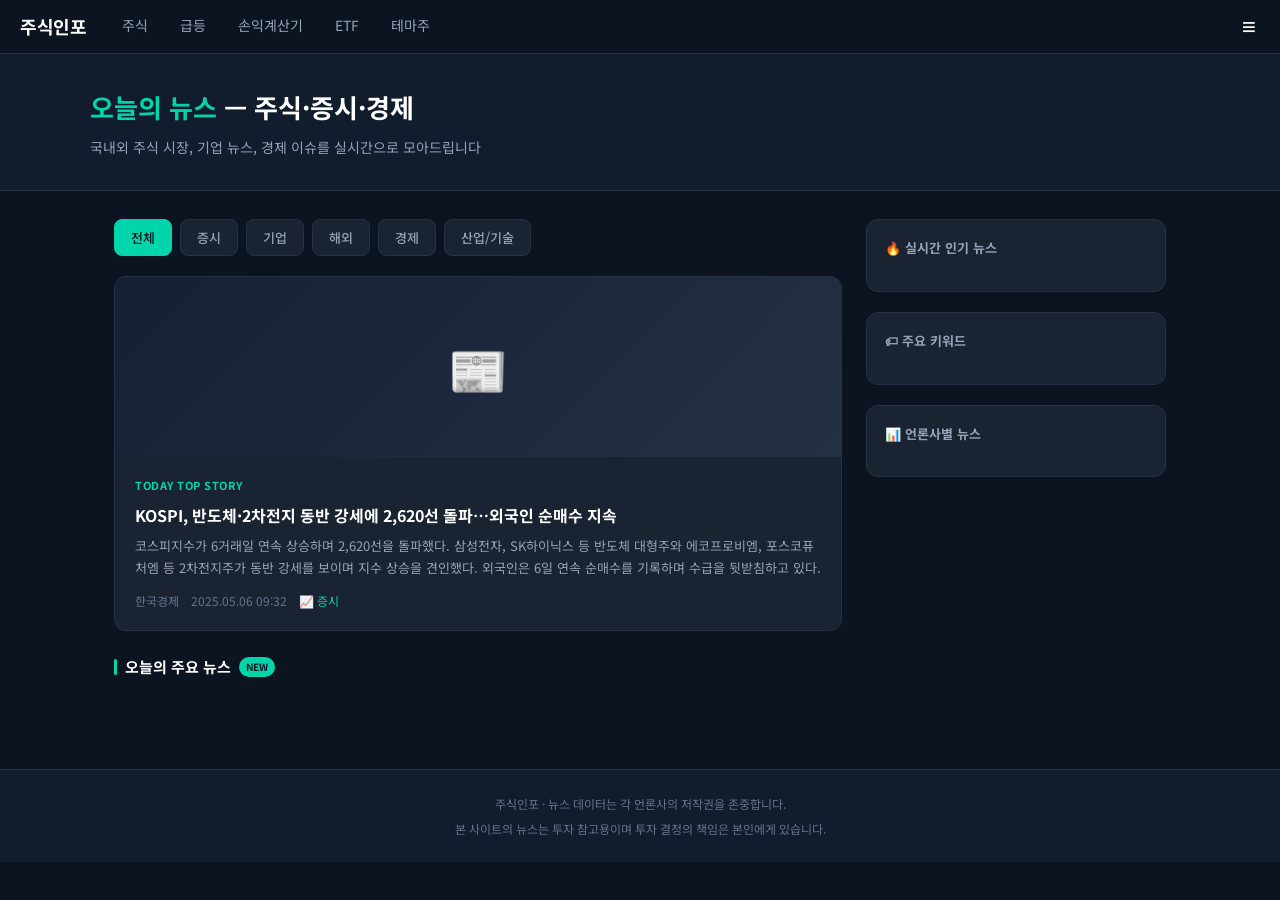
<file: news.html>
<!DOCTYPE html>
<html lang="ko">
<head>
<meta charset="UTF-8">
<meta name="viewport" content="width=device-width, initial-scale=1.0">
<title>오늘의 주식 뉴스 - 증시 뉴스 모음 | 주식인포</title>
<meta name="description" content="오늘의 주식·증시·경제 뉴스를 한눈에. 국내외 주식 시장, 기업 뉴스, 경제 이슈를 실시간으로 모아드립니다.">
<script async src="https://pagead2.googlesyndication.com/pagead/js/adsbygoogle.js?client=ca-pub-9578749307688434" crossorigin="anonymous"></script>
<link rel="preconnect" href="https://fonts.googleapis.com">
<link href="https://fonts.googleapis.com/css2?family=Noto+Sans+KR:wght@300;400;500;700&family=IBM+Plex+Mono:wght@400;500&display=swap" rel="stylesheet">
<style>
  :root {
    --bg:#0a0e1a; --bg2:#0f1629; --bg3:#151d35; --card:#111827;
    --border:#1e2d4a; --accent:#00d4aa; --accent2:#0ea5e9;
    --up:#22c55e; --down:#ef4444;
    --text:#e2e8f0; --text2:#94a3b8; --text3:#64748b;
  }
  * { margin:0; padding:0; box-sizing:border-box; }
  body { background:var(--bg); color:var(--text); font-family:'Noto Sans KR',sans-serif; font-size:14px; line-height:1.6; }

  nav { background:var(--bg2); border-bottom:1px solid var(--border); padding:0 24px; display:flex; align-items:center; height:56px; gap:24px; position:sticky; top:0; z-index:100; }
  .logo { font-size:18px; font-weight:700; color:var(--accent); letter-spacing:-0.5px; text-decoration:none; }
  .logo span { color:var(--text); }
  .nav-links { display:flex; gap:16px; }
  nav a { color:var(--text2); text-decoration:none; font-size:13px; transition:color 0.2s; white-space:nowrap; }
  nav a:hover, nav a.active { color:var(--accent); }
  .nav-right { margin-left:auto; }
  .search-bar { background:var(--bg3); border:1px solid var(--border); border-radius:8px; padding:6px 14px; color:var(--text); font-size:13px; font-family:inherit; width:200px; outline:none; transition:border-color 0.2s; }
  .search-bar:focus { border-color:var(--accent); }

  .page-header { background:var(--bg2); border-bottom:1px solid var(--border); padding:32px 24px; }
  .page-header-inner { max-width:1100px; margin:0 auto; }
  .page-header h1 { font-size:26px; font-weight:700; margin-bottom:8px; }
  .page-header h1 em { color:var(--accent); font-style:normal; }
  .page-header p { color:var(--text2); font-size:14px; }

  .main { max-width:1100px; margin:0 auto; padding:28px 24px; display:grid; grid-template-columns:1fr 300px; gap:24px; }

  .news-tabs { display:flex; gap:8px; margin-bottom:20px; flex-wrap:wrap; }
  .tab-btn { background:var(--card); border:1px solid var(--border); border-radius:8px; padding:8px 16px; color:var(--text2); font-size:13px; font-family:inherit; cursor:pointer; transition:all 0.2s; font-weight:500; }
  .tab-btn.active { background:var(--accent); border-color:var(--accent); color:var(--bg); }
  .tab-btn:hover:not(.active) { border-color:var(--accent); color:var(--text); }

  .section-title { font-size:15px; font-weight:700; margin-bottom:14px; display:flex; align-items:center; gap:8px; }
  .section-title::before { content:''; width:3px; height:16px; background:var(--accent); border-radius:2px; display:block; }
  .badge { background:var(--accent); color:var(--bg); font-size:10px; font-weight:700; padding:2px 7px; border-radius:10px; }

  .featured-card { background:var(--card); border:1px solid var(--border); border-radius:12px; overflow:hidden; margin-bottom:24px; cursor:pointer; transition:border-color 0.2s; }
  .featured-card:hover { border-color:var(--accent); }
  .featured-img { width:100%; height:180px; background:linear-gradient(135deg, #1e2d4a 0%, #0f1629 100%); display:flex; align-items:center; justify-content:center; font-size:48px; }
  .featured-body { padding:20px; }
  .featured-cat { font-size:11px; font-weight:700; color:var(--accent); letter-spacing:0.5px; margin-bottom:8px; }
  .featured-title { font-size:16px; font-weight:700; margin-bottom:8px; line-height:1.5; }
  .featured-summary { font-size:13px; color:var(--text2); line-height:1.7; margin-bottom:12px; }
  .featured-meta { font-size:12px; color:var(--text3); display:flex; gap:12px; }

  .news-list { display:flex; flex-direction:column; gap:1px; background:var(--border); border-radius:12px; overflow:hidden; }
  .news-item { background:var(--card); padding:16px 18px; cursor:pointer; transition:background 0.15s; display:flex; gap:14px; align-items:flex-start; }
  .news-item:hover { background:var(--bg3); }
  .news-cat { font-size:10px; font-weight:700; padding:3px 8px; border-radius:6px; white-space:nowrap; flex-shrink:0; margin-top:2px; }
  .cat-market { background:#0ea5e920; color:#38bdf8; border:1px solid #0ea5e940; }
  .cat-company { background:#00d4aa20; color:#00d4aa; border:1px solid #00d4aa40; }
  .cat-global { background:#7c3aed20; color:#a78bfa; border:1px solid #7c3aed40; }
  .cat-economy { background:#f59e0b20; color:#fbbf24; border:1px solid #f59e0b40; }
  .cat-tech { background:#ef444420; color:#f87171; border:1px solid #ef444440; }
  .news-body { flex:1; min-width:0; }
  .news-title { font-size:14px; font-weight:500; margin-bottom:4px; overflow:hidden; display:-webkit-box; -webkit-line-clamp:2; -webkit-box-orient:vertical; }
  .news-meta { font-size:12px; color:var(--text3); display:flex; gap:10px; }
  .news-press { color:var(--accent2); }
  .news-thumb { width:72px; height:54px; border-radius:6px; background:var(--bg3); display:flex; align-items:center; justify-content:center; font-size:22px; flex-shrink:0; }

  .sidebar { display:flex; flex-direction:column; gap:20px; }
  .card { background:var(--card); border:1px solid var(--border); border-radius:12px; padding:18px; }
  .card-title { font-size:13px; font-weight:700; margin-bottom:14px; color:var(--text2); }
  .mini-row { display:flex; justify-content:space-between; align-items:center; padding:8px 0; border-bottom:1px solid var(--border); font-size:13px; }
  .mini-row:last-child { border-bottom:none; }

  .keyword-tags { display:flex; flex-wrap:wrap; gap:8px; }
  .keyword-tag { background:var(--bg3); border:1px solid var(--border); border-radius:20px; padding:5px 12px; font-size:12px; color:var(--text2); cursor:pointer; transition:all 0.2s; }
  .keyword-tag:hover { border-color:var(--accent); color:var(--accent); }

  footer { border-top:1px solid var(--border); padding:24px; text-align:center; color:var(--text3); font-size:12px; margin-top:48px; }

</style>
<link rel="stylesheet" href="/mobile.css">
<link rel="stylesheet" href="/common.css">
</head>
<body>

<nav>
  <a href="/" class="logo">주식인포</a>
  <div class="nav-tabs">
    <a href="/stocks.html" class="ntab">주식</a>
    <a href="/hot.html" class="ntab">급등</a>
    <a href="/calculator.html" class="ntab">손익계산기</a>
    <a href="/etf.html" class="ntab">ETF</a>
    <a href="/theme.html" class="ntab">테마주</a>
  </div>
  <button class="hamburger" onclick="document.getElementById('sideMenu').classList.add('open')">≡</button>
</nav>

<div class="side-menu" id="sideMenu">
  <div class="side-overlay" onclick="document.getElementById('sideMenu').classList.remove('open')"></div>
  <div class="side-panel">
    <div class="side-header">
      <span>전체 메뉴</span>
      <button class="side-close" onclick="document.getElementById('sideMenu').classList.remove('open')">✕</button>
    </div>
    <div class="side-links">
      <a href="/stocks.html">국내주식</a>
      <a href="/etf.html">ETF</a>
      <a href="/theme.html">테마주</a>
      <a href="/hot.html">급등주</a>
      <a href="/dividend-calc.html">배당계산기</a>
      <a href="/calculator.html">손익계산기</a>
      <a href="/compare.html">종목비교</a>
      <a href="/news.html">뉴스</a>
      <a href="/dart.html">공시정보</a>
      <a href="/tax-calc.html">세금계산기</a>
      <a href="/glossary.html">용어사전</a>
      <a href="/broker.html">증권사비교</a>
    </div>
  </div>
</div>

<div class="page-header">
  <div class="page-header-inner">
    <h1><em>오늘의 뉴스</em> — 주식·증시·경제</h1>
    <p>국내외 주식 시장, 기업 뉴스, 경제 이슈를 실시간으로 모아드립니다</p>
  </div>
</div>

<div class="main">
  <div class="content">
    <div class="news-tabs">
      <button class="tab-btn active" onclick="filterNews('all',this)">전체</button>
      <button class="tab-btn" onclick="filterNews('market',this)">증시</button>
      <button class="tab-btn" onclick="filterNews('company',this)">기업</button>
      <button class="tab-btn" onclick="filterNews('global',this)">해외</button>
      <button class="tab-btn" onclick="filterNews('economy',this)">경제</button>
      <button class="tab-btn" onclick="filterNews('tech',this)">산업/기술</button>
    </div>

    <div class="featured-card" id="featuredNews">
      <div class="featured-img">📰</div>
      <div class="featured-body">
        <div class="featured-cat">TODAY TOP STORY</div>
        <div class="featured-title">KOSPI, 반도체·2차전지 동반 강세에 2,620선 돌파…외국인 순매수 지속</div>
        <div class="featured-summary">코스피지수가 6거래일 연속 상승하며 2,620선을 돌파했다. 삼성전자, SK하이닉스 등 반도체 대형주와 에코프로비엠, 포스코퓨처엠 등 2차전지주가 동반 강세를 보이며 지수 상승을 견인했다. 외국인은 6일 연속 순매수를 기록하며 수급을 뒷받침하고 있다.</div>
        <div class="featured-meta">
          <span>한국경제</span>
          <span>2025.05.06 09:32</span>
          <span style="color:var(--accent)">📈 증시</span>
        </div>
      </div>
    </div>

    <div class="section-title">오늘의 주요 뉴스 <span class="badge">NEW</span></div>
    <div class="news-list" id="newsList"></div>
  </div>

  <div class="sidebar">
    <div class="card">
      <div class="card-title">🔥 실시간 인기 뉴스</div>
      <div id="hotNews"></div>
    </div>
    <div class="card">
      <div class="card-title">🏷 주요 키워드</div>
      <div class="keyword-tags" id="keywords"></div>
    </div>
    <div class="card">
      <div class="card-title">📊 언론사별 뉴스</div>
      <div id="pressList"></div>
    </div>
  </div>
</div>

<footer>
  <p>주식인포 · 뉴스 데이터는 각 언론사의 저작권을 존중합니다.</p>
  <p style="margin-top:6px">본 사이트의 뉴스는 투자 참고용이며 투자 결정의 책임은 본인에게 있습니다.</p>
</footer>

<script>
const newsData = [
  { id:1, cat:'market', catName:'증시', emoji:'📈', title:'KOSPI 2,620선 돌파…반도체·2차전지 동반 강세', summary:'코스피가 6거래일 연속 상승, 반도체·이차전지 주도', press:'한국경제', time:'09:32', hot:true },
  { id:2, cat:'company', catName:'기업', emoji:'🏢', title:'삼성전자, 1분기 영업이익 6.6조…전년 대비 931% 증가', summary:'메모리 반도체 가격 회복에 어닝 서프라이즈', press:'머니투데이', time:'09:15', hot:true },
  { id:3, cat:'global', catName:'해외', emoji:'🌐', title:'미 연준, 기준금리 동결…파월 "9월 인하 검토 가능"', summary:'FOMC 금리 5.25~5.50% 동결, 연내 인하 시사', press:'연합뉴스', time:'08:50', hot:true },
  { id:4, cat:'economy', catName:'경제', emoji:'💹', title:'원달러 환율, 1,370원대로 하락…수출 기업 수혜 기대', summary:'달러 약세 영향으로 원화 강세 전환', press:'조선비즈', time:'08:40' },
  { id:5, cat:'tech', catName:'산업', emoji:'⚙️', title:'SK하이닉스, HBM4 개발 완료…엔비디아에 공급 확대', summary:'4분기 HBM4 양산 목표, 엔비디아와 장기 공급 계약 체결', press:'전자신문', time:'08:22', hot:true },
  { id:6, cat:'company', catName:'기업', emoji:'🏢', title:'카카오, 콘텐츠 사업 구조조정 본격화…적자 자회사 매각', summary:'픽코마, 카카오엔터 일부 사업부 매각 협상 중', press:'이데일리', time:'08:10' },
  { id:7, cat:'global', catName:'해외', emoji:'🌐', title:'나스닥, 애플·마이크로소프트 강세에 1.2% 상승 마감', summary:'AI 수요 증가 기대감에 기술주 전반 상승', press:'한국경제', time:'07:55' },
  { id:8, cat:'economy', catName:'경제', emoji:'💹', title:'4월 소비자물가 2.9% 상승…근원인플레 둔화 추세', summary:'에너지·식품 가격 안정, 서비스 물가는 여전히 높아', press:'서울경제', time:'07:30' },
  { id:9, cat:'market', catName:'증시', emoji:'📈', title:'코스닥 바이오주 급등…HLB, FDA 허가 기대에 상한가', summary:'신약 허가 기대감에 HLB·유한양행 등 동반 강세', press:'파이낸셜뉴스', time:'07:15' },
  { id:10, cat:'tech', catName:'산업', emoji:'⚙️', title:'현대차, 2025년 전기차 50만대 목표 상향…글로벌 수주 급증', summary:'아이오닉9 출시 앞두고 수주 잔고 20만대 돌파', press:'매일경제', time:'07:00' },
  { id:11, cat:'company', catName:'기업', emoji:'🏢', title:'NAVER, AI 검색 점유율 80% 돌파…카카오와 격차 확대', summary:'클로바X 기반 AI 검색 사용자 수 역대 최고', press:'디지털데일리', time:'06:45' },
  { id:12, cat:'global', catName:'해외', emoji:'🌐', title:'중국 CSI300 지수, 경기부양책 기대에 1.8% 강세', summary:'중국 인민은행 추가 금리 인하 시사', press:'연합인포맥스', time:'06:30' },
];

const catClass = { market:'cat-market', company:'cat-company', global:'cat-global', economy:'cat-economy', tech:'cat-tech' };
let currentFilter = 'all';

function filterNews(cat, btn) {
  currentFilter = cat;
  document.querySelectorAll('.tab-btn').forEach(b => b.classList.remove('active'));
  btn.classList.add('active');
  renderNews();
}

function renderNews() {
  const filtered = currentFilter === 'all' ? newsData : newsData.filter(n => n.cat === currentFilter);
  document.getElementById('newsList').innerHTML = filtered.map(n => `
    <div class="news-item">
      <span class="news-cat ${catClass[n.cat]}">${n.catName}</span>
      <div class="news-body">
        <div class="news-title">${n.title}</div>
        <div class="news-meta">
          <span class="news-press">${n.press}</span>
          <span>${n.time}</span>
        </div>
      </div>
      <div class="news-thumb">${n.emoji}</div>
    </div>`).join('');
}

function renderSidebar() {
  const hot = newsData.filter(n => n.hot);
  document.getElementById('hotNews').innerHTML = hot.map((n,i) => `
    <div class="mini-row" style="cursor:pointer">
      <div style="display:flex;gap:10px;align-items:flex-start">
        <span style="color:var(--accent);font-weight:700;font-family:'IBM Plex Mono',monospace;flex-shrink:0">${i+1}</span>
        <span style="font-size:13px;line-height:1.4">${n.title.substring(0,28)}...</span>
      </div>
    </div>`).join('');

  const keywords = ['삼성전자', 'HBM', '2차전지', '연준', '금리', 'AI반도체', '코스피', '에코프로', '엔비디아', 'HLB', '원달러', '전기차'];
  document.getElementById('keywords').innerHTML = keywords.map(k => `<span class="keyword-tag">${k}</span>`).join('');

  const press = [
    { name:'한국경제', cnt:12 }, { name:'연합뉴스', cnt:9 }, { name:'머니투데이', cnt:7 },
    { name:'조선비즈', cnt:6 }, { name:'매일경제', cnt:5 },
  ];
  document.getElementById('pressList').innerHTML = press.map(p => `
    <div class="mini-row">
      <span style="color:var(--text2)">${p.name}</span>
      <span style="font-family:'IBM Plex Mono',monospace;color:var(--text3)">${p.cnt}건</span>
    </div>`).join('');
}

document.getElementById('searchInput').addEventListener('keydown', e => {
  if(e.key === 'Enter') { const q = e.target.value.trim(); if(q) location.href = '/stocks.html?q=' + encodeURIComponent(q); }
});

renderNews();
renderSidebar();
</script>

<nav class="bottom-nav">
  <a href="/" class="bn-item bn-logo">주식인포</a>
  <a href="/stocks.html" class="bn-item">주식</a>
  <a href="/hot.html" class="bn-item">급등</a>
  <a href="/calculator.html" class="bn-item">계산기</a>
  <button class="bn-item bn-ham" onclick="document.getElementById('sideMenu').classList.add('open')">☰</button>
</nav>
</body>
</html>
</file>
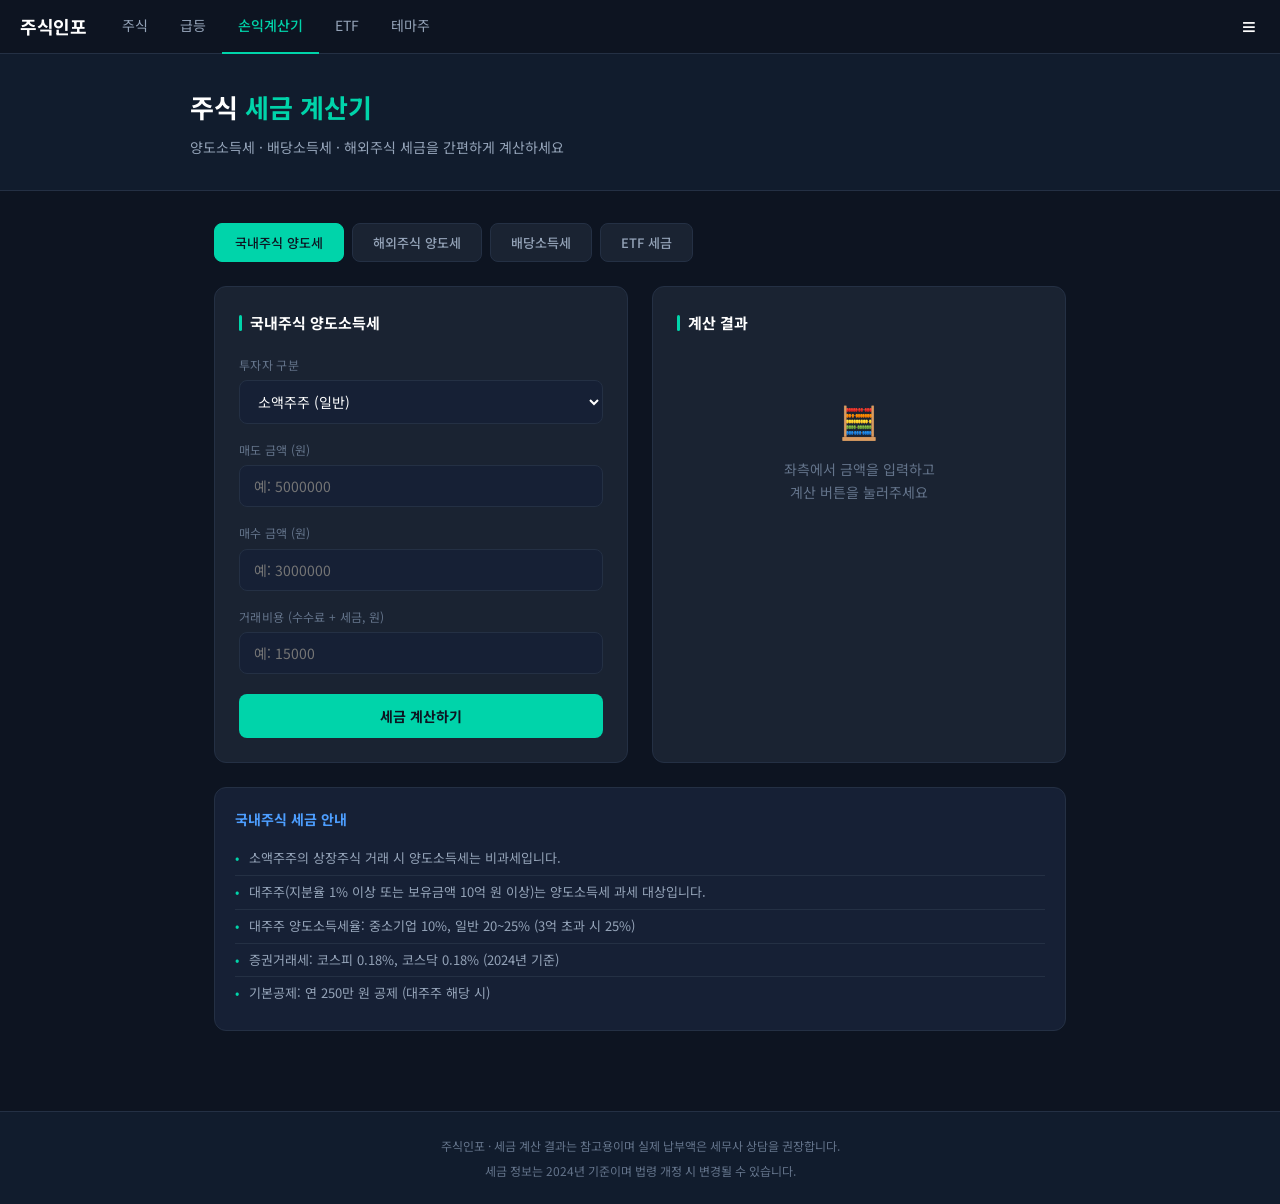
<file: tax-calc.html>
<!DOCTYPE html>
<html lang="ko">
<head>
<meta charset="UTF-8">
<meta name="viewport" content="width=device-width, initial-scale=1.0">
<title>주식 세금 계산기 - 양도소득세·배당소득세 계산 | 주식인포</title>
<meta name="description" content="주식 양도소득세, 배당소득세, 금융투자소득세를 무료로 계산하세요. 국내주식·해외주식·ETF 세금 자동 계산.">
<script async src="https://pagead2.googlesyndication.com/pagead/js/adsbygoogle.js?client=ca-pub-9578749307688434" crossorigin="anonymous"></script>
<link rel="preconnect" href="https://fonts.googleapis.com">
<link href="https://fonts.googleapis.com/css2?family=Noto+Sans+KR:wght@300;400;500;700&family=IBM+Plex+Mono:wght@400;500&display=swap" rel="stylesheet">
<style>
  :root {
    --bg: #0a0e1a; --bg2: #0f1629; --bg3: #151d35; --card: #111827;
    --border: #1e2d4a; --accent: #00d4aa; --accent2: #0ea5e9;
    --up: #22c55e; --down: #ef4444;
    --text: #e2e8f0; --text2: #94a3b8; --text3: #64748b;
  }
  * { margin:0; padding:0; box-sizing:border-box; }
  body { background:var(--bg); color:var(--text); font-family:'Noto Sans KR',sans-serif; font-size:14px; line-height:1.6; }

  nav { background:var(--bg2); border-bottom:1px solid var(--border); padding:0 24px; display:flex; align-items:center; height:56px; gap:24px; position:sticky; top:0; z-index:100; flex-wrap:wrap; }
  .logo { font-size:18px; font-weight:700; color:var(--accent); letter-spacing:-0.5px; text-decoration:none; white-space:nowrap; }
  .logo span { color:var(--text); }
  .nav-links { display:flex; gap:16px; flex-wrap:wrap; }
  nav a { color:var(--text2); text-decoration:none; font-size:13px; transition:color 0.2s; white-space:nowrap; }
  nav a:hover, nav a.active { color:var(--accent); }
  .nav-right { margin-left:auto; }
  .search-bar { background:var(--bg3); border:1px solid var(--border); border-radius:8px; padding:6px 14px; color:var(--text); font-size:13px; font-family:inherit; width:200px; outline:none; transition:border-color 0.2s; }
  .search-bar:focus { border-color:var(--accent); }

  .page-header { background:var(--bg2); border-bottom:1px solid var(--border); padding:32px 24px; }
  .page-header-inner { max-width:900px; margin:0 auto; }
  .page-header h1 { font-size:26px; font-weight:700; margin-bottom:8px; }
  .page-header h1 em { color:var(--accent); font-style:normal; }
  .page-header p { color:var(--text2); font-size:14px; }

  .main { max-width:900px; margin:0 auto; padding:32px 24px; }

  .tabs { display:flex; gap:8px; margin-bottom:24px; flex-wrap:wrap; }
  .tab-btn { background:var(--card); border:1px solid var(--border); border-radius:8px; padding:9px 20px; color:var(--text2); font-size:13px; font-family:inherit; cursor:pointer; transition:all 0.2s; font-weight:500; }
  .tab-btn.active { background:var(--accent); border-color:var(--accent); color:var(--bg); }
  .tab-btn:hover:not(.active) { border-color:var(--accent); color:var(--text); }

  .tab-panel { display:none; }
  .tab-panel.active { display:block; }

  .calc-grid { display:grid; grid-template-columns:1fr 1fr; gap:24px; }

  .calc-card { background:var(--card); border:1px solid var(--border); border-radius:12px; padding:24px; }
  .calc-card h3 { font-size:15px; font-weight:700; margin-bottom:20px; display:flex; align-items:center; gap:8px; }
  .calc-card h3::before { content:''; width:3px; height:16px; background:var(--accent); border-radius:2px; display:block; }

  .field { margin-bottom:16px; }
  .field label { display:block; font-size:12px; color:var(--text3); margin-bottom:6px; letter-spacing:0.3px; }
  .field input, .field select { width:100%; background:var(--bg3); border:1px solid var(--border); border-radius:8px; padding:10px 14px; color:var(--text); font-size:14px; font-family:inherit; outline:none; transition:border-color 0.2s; }
  .field input:focus, .field select:focus { border-color:var(--accent); }
  .field select option { background:var(--bg3); }

  .calc-btn { width:100%; background:var(--accent); color:var(--bg); border:none; border-radius:8px; padding:12px; font-size:14px; font-weight:700; font-family:inherit; cursor:pointer; transition:opacity 0.2s; margin-top:4px; }
  .calc-btn:hover { opacity:0.85; }

  .result-card { background:var(--bg3); border:1px solid var(--border); border-radius:12px; padding:24px; margin-top:24px; }
  .result-card h3 { font-size:14px; font-weight:700; color:var(--text2); margin-bottom:16px; }
  .result-row { display:flex; justify-content:space-between; align-items:center; padding:10px 0; border-bottom:1px solid var(--border); font-size:13px; }
  .result-row:last-child { border-bottom:none; }
  .result-label { color:var(--text2); }
  .result-val { font-family:'IBM Plex Mono',monospace; font-weight:500; }
  .result-total { font-size:16px; color:var(--accent); font-weight:700; }
  .result-note { font-size:11px; color:var(--text3); margin-top:12px; line-height:1.7; }

  .info-box { background:var(--bg3); border:1px solid var(--border); border-radius:12px; padding:20px; margin-top:24px; }
  .info-box h3 { font-size:14px; font-weight:700; margin-bottom:12px; color:var(--accent2); }
  .info-list { list-style:none; }
  .info-list li { font-size:13px; color:var(--text2); padding:6px 0; border-bottom:1px solid var(--border); display:flex; gap:10px; }
  .info-list li:last-child { border-bottom:none; }
  .info-list li::before { content:'•'; color:var(--accent); flex-shrink:0; }

  footer { border-top:1px solid var(--border); padding:24px; text-align:center; color:var(--text3); font-size:12px; margin-top:48px; }

</style>
<link rel="stylesheet" href="/mobile.css">
<link rel="stylesheet" href="/common.css">
</head>
<body>

<nav>
  <a href="/" class="logo">주식인포</a>
  <div class="nav-tabs">
    <a href="/stocks.html" class="ntab">주식</a>
    <a href="/hot.html" class="ntab">급등</a>
    <a href="/calculator.html" class="ntab active">손익계산기</a>
    <a href="/etf.html" class="ntab">ETF</a>
    <a href="/theme.html" class="ntab">테마주</a>
  </div>
  <button class="hamburger" onclick="document.getElementById('sideMenu').classList.add('open')">≡</button>
</nav>

<div class="side-menu" id="sideMenu">
  <div class="side-overlay" onclick="document.getElementById('sideMenu').classList.remove('open')"></div>
  <div class="side-panel">
    <div class="side-header">
      <span>전체 메뉴</span>
      <button class="side-close" onclick="document.getElementById('sideMenu').classList.remove('open')">✕</button>
    </div>
    <div class="side-links">
      <a href="/stocks.html">국내주식</a>
      <a href="/etf.html">ETF</a>
      <a href="/theme.html">테마주</a>
      <a href="/hot.html">급등주</a>
      <a href="/dividend-calc.html">배당계산기</a>
      <a href="/calculator.html">손익계산기</a>
      <a href="/compare.html">종목비교</a>
      <a href="/news.html">뉴스</a>
      <a href="/dart.html">공시정보</a>
      <a href="/tax-calc.html">세금계산기</a>
      <a href="/glossary.html">용어사전</a>
      <a href="/broker.html">증권사비교</a>
    </div>
  </div>
</div>

<div class="page-header">
  <div class="page-header-inner">
    <h1>주식 <em>세금 계산기</em></h1>
    <p>양도소득세 · 배당소득세 · 해외주식 세금을 간편하게 계산하세요</p>
  </div>
</div>

<div class="main">
  <div class="tabs">
    <button class="tab-btn active" onclick="switchTab('domestic')">국내주식 양도세</button>
    <button class="tab-btn" onclick="switchTab('overseas')">해외주식 양도세</button>
    <button class="tab-btn" onclick="switchTab('dividend')">배당소득세</button>
    <button class="tab-btn" onclick="switchTab('etf')">ETF 세금</button>
  </div>

  <!-- 국내주식 -->
  <div class="tab-panel active" id="tab-domestic">
    <div class="calc-grid">
      <div class="calc-card">
        <h3>국내주식 양도소득세</h3>
        <div class="field">
          <label>투자자 구분</label>
          <select id="d-type">
            <option value="small">소액주주 (일반)</option>
            <option value="major">대주주 (1% 이상 또는 10억 이상)</option>
          </select>
        </div>
        <div class="field">
          <label>매도 금액 (원)</label>
          <input type="number" id="d-sell" placeholder="예: 5000000" value="">
        </div>
        <div class="field">
          <label>매수 금액 (원)</label>
          <input type="number" id="d-buy" placeholder="예: 3000000" value="">
        </div>
        <div class="field">
          <label>거래비용 (수수료 + 세금, 원)</label>
          <input type="number" id="d-fee" placeholder="예: 15000" value="">
        </div>
        <button class="calc-btn" onclick="calcDomestic()">세금 계산하기</button>
      </div>

      <div class="calc-card">
        <h3>계산 결과</h3>
        <div id="d-result">
          <div style="text-align:center;padding:40px 0;color:var(--text3)">
            <div style="font-size:32px;margin-bottom:12px">🧮</div>
            <div>좌측에서 금액을 입력하고<br>계산 버튼을 눌러주세요</div>
          </div>
        </div>
      </div>
    </div>

    <div class="info-box">
      <h3>국내주식 세금 안내</h3>
      <ul class="info-list">
        <li>소액주주의 상장주식 거래 시 양도소득세는 비과세입니다.</li>
        <li>대주주(지분율 1% 이상 또는 보유금액 10억 원 이상)는 양도소득세 과세 대상입니다.</li>
        <li>대주주 양도소득세율: 중소기업 10%, 일반 20~25% (3억 초과 시 25%)</li>
        <li>증권거래세: 코스피 0.18%, 코스닥 0.18% (2024년 기준)</li>
        <li>기본공제: 연 250만 원 공제 (대주주 해당 시)</li>
      </ul>
    </div>
  </div>

  <!-- 해외주식 -->
  <div class="tab-panel" id="tab-overseas">
    <div class="calc-grid">
      <div class="calc-card">
        <h3>해외주식 양도소득세</h3>
        <div class="field">
          <label>매도 금액 (원화 환산)</label>
          <input type="number" id="o-sell" placeholder="예: 10000000" value="">
        </div>
        <div class="field">
          <label>매수 금액 (원화 환산)</label>
          <input type="number" id="o-buy" placeholder="예: 7000000" value="">
        </div>
        <div class="field">
          <label>현지 납부 세금 (원화 환산)</label>
          <input type="number" id="o-local-tax" placeholder="예: 0" value="">
        </div>
        <div class="field">
          <label>거래수수료 (원)</label>
          <input type="number" id="o-fee" placeholder="예: 20000" value="">
        </div>
        <button class="calc-btn" onclick="calcOverseas()">세금 계산하기</button>
      </div>

      <div class="calc-card">
        <h3>계산 결과</h3>
        <div id="o-result">
          <div style="text-align:center;padding:40px 0;color:var(--text3)">
            <div style="font-size:32px;margin-bottom:12px">🌐</div>
            <div>해외주식 양도차익에<br>22% 세율이 적용됩니다</div>
          </div>
        </div>
      </div>
    </div>

    <div class="info-box">
      <h3>해외주식 세금 안내</h3>
      <ul class="info-list">
        <li>해외주식 양도소득세율: 22% (지방소득세 포함)</li>
        <li>기본공제: 연 250만 원 (1년 단위로 공제)</li>
        <li>현지 납부 세금은 외국납부세액공제로 차감됩니다.</li>
        <li>확정신고: 매년 5월 (전년도 1월~12월 거래분)</li>
        <li>손익통산: 동일 과세기간 내 해외주식 간 손익 합산 가능</li>
        <li>환율: 매도·매수 시점의 기준환율 적용</li>
      </ul>
    </div>
  </div>

  <!-- 배당소득세 -->
  <div class="tab-panel" id="tab-dividend">
    <div class="calc-grid">
      <div class="calc-card">
        <h3>배당소득세 계산</h3>
        <div class="field">
          <label>배당금 수령액 (원)</label>
          <input type="number" id="div-amount" placeholder="예: 1000000" value="">
        </div>
        <div class="field">
          <label>주식 종류</label>
          <select id="div-type">
            <option value="domestic">국내주식</option>
            <option value="overseas">해외주식</option>
            <option value="reit">리츠(REITs)</option>
          </select>
        </div>
        <div class="field">
          <label>금융소득 종합과세 여부</label>
          <select id="div-global">
            <option value="no">아니오 (2,000만원 이하)</option>
            <option value="yes">예 (2,000만원 초과)</option>
          </select>
        </div>
        <div class="field" id="div-income-field" style="display:none">
          <label>타 소득 합계 (원, 종합과세 시)</label>
          <input type="number" id="div-income" placeholder="예: 50000000" value="">
        </div>
        <button class="calc-btn" onclick="calcDividend()">세금 계산하기</button>
      </div>

      <div class="calc-card">
        <h3>계산 결과</h3>
        <div id="div-result">
          <div style="text-align:center;padding:40px 0;color:var(--text3)">
            <div style="font-size:32px;margin-bottom:12px">💰</div>
            <div>배당금과 종류를 선택하고<br>계산 버튼을 눌러주세요</div>
          </div>
        </div>
      </div>
    </div>

    <div class="info-box">
      <h3>배당소득세 안내</h3>
      <ul class="info-list">
        <li>국내주식 배당: 원천징수 15.4% (소득세 14% + 지방소득세 1.4%)</li>
        <li>금융소득(이자+배당) 합계 2,000만 원 초과 시 종합과세 대상</li>
        <li>해외주식 배당: 현지 세율 원천징수, 국내 세율과 차이분 추가 납부</li>
        <li>리츠(REITs): 배당소득세 동일 적용, 분리과세 선택 가능</li>
        <li>종합과세 시 다른 소득과 합산하여 6~45% 누진세율 적용</li>
      </ul>
    </div>
  </div>

  <!-- ETF 세금 -->
  <div class="tab-panel" id="tab-etf">
    <div class="calc-grid">
      <div class="calc-card">
        <h3>ETF 세금 계산</h3>
        <div class="field">
          <label>ETF 종류</label>
          <select id="etf-type">
            <option value="stock-kospi">국내주식형 (코스피/코스닥)</option>
            <option value="bond">채권형 ETF</option>
            <option value="overseas-etf">해외주식형 ETF</option>
            <option value="leverage">레버리지/인버스 ETF</option>
          </select>
        </div>
        <div class="field">
          <label>매도 금액 (원)</label>
          <input type="number" id="etf-sell" placeholder="예: 5000000" value="">
        </div>
        <div class="field">
          <label>매수 금액 (원)</label>
          <input type="number" id="etf-buy" placeholder="예: 3500000" value="">
        </div>
        <div class="field">
          <label>분배금 수령액 (원)</label>
          <input type="number" id="etf-dist" placeholder="예: 50000" value="">
        </div>
        <button class="calc-btn" onclick="calcETF()">세금 계산하기</button>
      </div>

      <div class="calc-card">
        <h3>계산 결과</h3>
        <div id="etf-result">
          <div style="text-align:center;padding:40px 0;color:var(--text3)">
            <div style="font-size:32px;margin-bottom:12px">🗂</div>
            <div>ETF 종류와 금액을 입력하고<br>계산 버튼을 눌러주세요</div>
          </div>
        </div>
      </div>
    </div>

    <div class="info-box">
      <h3>ETF 세금 안내</h3>
      <ul class="info-list">
        <li>국내주식형 ETF: 매매차익 비과세, 분배금 배당소득세 15.4%</li>
        <li>채권형·혼합형 ETF: 매매차익과 분배금 모두 배당소득세 15.4%</li>
        <li>해외주식형 ETF: 매매차익 배당소득세 15.4%, 분배금 15.4%</li>
        <li>레버리지/인버스 ETF: 국내주식 기초자산이라도 매매차익 과세</li>
        <li>증권거래세: ETF는 증권거래세 면제</li>
      </ul>
    </div>
  </div>
</div>

<footer>
  <p>주식인포 · 세금 계산 결과는 참고용이며 실제 납부액은 세무사 상담을 권장합니다.</p>
  <p style="margin-top:6px">세금 정보는 2024년 기준이며 법령 개정 시 변경될 수 있습니다.</p>
</footer>

<script>
function switchTab(name) {
  document.querySelectorAll('.tab-btn').forEach((b,i) => {
    const names = ['domestic','overseas','dividend','etf'];
    b.classList.toggle('active', names[i] === name);
  });
  document.querySelectorAll('.tab-panel').forEach(p => p.classList.remove('active'));
  document.getElementById('tab-'+name).classList.add('active');
}

function fmt(n) { return Math.round(n).toLocaleString('ko-KR'); }

function renderResult(id, rows, note) {
  document.getElementById(id).innerHTML = `
    <div class="result-card">
      <h3>세금 계산 결과</h3>
      ${rows.map(r => `<div class="result-row"><span class="result-label">${r.label}</span><span class="result-val ${r.cls||''}">${r.val}</span></div>`).join('')}
      ${note ? `<div class="result-note">${note}</div>` : ''}
    </div>`;
}

function calcDomestic() {
  const type = document.getElementById('d-type').value;
  const sell = +document.getElementById('d-sell').value || 0;
  const buy = +document.getElementById('d-buy').value || 0;
  const fee = +document.getElementById('d-fee').value || 0;
  const profit = sell - buy - fee;
  const tradeRate = sell * 0.0018;

  if (type === 'small') {
    renderResult('d-result', [
      { label:'매도 금액', val: fmt(sell) + ' 원' },
      { label:'매수 금액', val: fmt(buy) + ' 원' },
      { label:'거래비용', val: fmt(fee) + ' 원' },
      { label:'양도차익', val: fmt(profit) + ' 원', cls: profit>=0?'up':'down' },
      { label:'양도소득세', val: '0 원 (비과세)', cls:'up' },
      { label:'증권거래세 (0.18%)', val: fmt(tradeRate) + ' 원' },
      { label:'실현 수익', val: fmt(profit - tradeRate) + ' 원', cls:'result-total' },
    ], '소액주주의 상장주식 매매차익은 양도소득세 비과세입니다. 증권거래세만 납부합니다.');
  } else {
    const taxBase = Math.max(0, profit - 2500000);
    const taxRate = taxBase > 300000000 ? 0.25 : 0.20;
    const tax = taxBase * taxRate * 1.1;
    renderResult('d-result', [
      { label:'매도 금액', val: fmt(sell) + ' 원' },
      { label:'매수 금액', val: fmt(buy) + ' 원' },
      { label:'거래비용', val: fmt(fee) + ' 원' },
      { label:'양도차익', val: fmt(profit) + ' 원', cls: profit>=0?'up':'down' },
      { label:'기본공제', val: '2,500,000 원' },
      { label:'과세표준', val: fmt(taxBase) + ' 원' },
      { label:'세율', val: (taxRate*100) + '%' },
      { label:'양도소득세 (지방세 포함)', val: fmt(tax) + ' 원', cls:'down' },
      { label:'증권거래세', val: fmt(tradeRate) + ' 원' },
      { label:'세후 수익', val: fmt(profit - tax - tradeRate) + ' 원', cls:'result-total' },
    ], '대주주 양도소득세 세율: 3억 이하 20%, 3억 초과 25% (지방소득세 10% 추가)');
  }
}

function calcOverseas() {
  const sell = +document.getElementById('o-sell').value || 0;
  const buy = +document.getElementById('o-buy').value || 0;
  const localTax = +document.getElementById('o-local-tax').value || 0;
  const fee = +document.getElementById('o-fee').value || 0;
  const profit = sell - buy - fee;
  const taxBase = Math.max(0, profit - 2500000);
  const grossTax = taxBase * 0.22;
  const netTax = Math.max(0, grossTax - localTax);
  renderResult('o-result', [
    { label:'매도 금액 (원화)', val: fmt(sell) + ' 원' },
    { label:'매수 금액 (원화)', val: fmt(buy) + ' 원' },
    { label:'수수료', val: fmt(fee) + ' 원' },
    { label:'양도차익', val: fmt(profit) + ' 원', cls: profit>=0?'up':'down' },
    { label:'기본공제', val: '2,500,000 원' },
    { label:'과세표준', val: fmt(taxBase) + ' 원' },
    { label:'산출 세액 (22%)', val: fmt(grossTax) + ' 원' },
    { label:'외국납부세액공제', val: '- ' + fmt(localTax) + ' 원', cls:'up' },
    { label:'최종 납부세액', val: fmt(netTax) + ' 원', cls:'down' },
    { label:'세후 수익', val: fmt(profit - netTax) + ' 원', cls:'result-total' },
  ], '확정신고: 매년 5월. 환율은 매도·매수 시점의 기준환율을 적용하세요.');
}

function calcDividend() {
  const amount = +document.getElementById('div-amount').value || 0;
  const type = document.getElementById('div-type').value;
  const isGlobal = document.getElementById('div-global').value === 'yes';
  let rate = 0.154;
  if (type === 'overseas') rate = 0.154;
  const tax = amount * rate;
  const netAmount = amount - tax;
  renderResult('div-result', [
    { label:'배당금 수령액', val: fmt(amount) + ' 원' },
    { label:'원천징수율', val: (rate*100).toFixed(1) + '%' },
    { label:'원천징수 세액', val: fmt(tax) + ' 원', cls:'down' },
    { label:'실수령액', val: fmt(netAmount) + ' 원', cls:'result-total' },
    { label:'종합과세 여부', val: isGlobal ? '해당 (신고 필요)' : '해당 없음', cls: isGlobal?'down':'up' },
  ], isGlobal ? '금융소득 2,000만 원 초과 시 전체 금융소득을 종합과세로 신고해야 합니다.' : '금융소득이 연 2,000만 원 이하이면 분리과세로 종결됩니다.');
}

function calcETF() {
  const type = document.getElementById('etf-type').value;
  const sell = +document.getElementById('etf-sell').value || 0;
  const buy = +document.getElementById('etf-buy').value || 0;
  const dist = +document.getElementById('etf-dist').value || 0;
  const profit = sell - buy;
  const distTax = dist * 0.154;

  let gainTax = 0, gainNote = '비과세';
  if (type !== 'stock-kospi') {
    gainTax = Math.max(0, profit) * 0.154;
    gainNote = (profit * 0.154).toFixed(0) + ' 원 (15.4%)';
  }
  const totalTax = gainTax + distTax;
  renderResult('etf-result', [
    { label:'매매차익', val: fmt(profit) + ' 원', cls: profit>=0?'up':'down' },
    { label:'매매차익 세금', val: gainNote, cls: gainTax>0?'down':'up' },
    { label:'분배금', val: fmt(dist) + ' 원' },
    { label:'분배금 배당소득세 (15.4%)', val: fmt(distTax) + ' 원', cls:'down' },
    { label:'총 세금', val: fmt(totalTax) + ' 원', cls:'down' },
    { label:'세후 수익', val: fmt(profit + dist - totalTax) + ' 원', cls:'result-total' },
  ], '국내주식형 ETF 매매차익은 비과세이나, 분배금은 15.4% 배당소득세가 부과됩니다.');
}

document.getElementById('div-global').addEventListener('change', function() {
  document.getElementById('div-income-field').style.display = this.value === 'yes' ? 'block' : 'none';
});

document.getElementById('searchInput').addEventListener('keydown', e => {
  if(e.key === 'Enter') { const q = e.target.value.trim(); if(q) location.href = '/stocks.html?q=' + encodeURIComponent(q); }
});
</script>

<nav class="bottom-nav">
  <a href="/" class="bn-item bn-logo">주식인포</a>
  <a href="/stocks.html" class="bn-item">주식</a>
  <a href="/hot.html" class="bn-item">급등</a>
  <a href="/calculator.html" class="bn-item">계산기</a>
  <button class="bn-item bn-ham" onclick="document.getElementById('sideMenu').classList.add('open')">☰</button>
</nav>
</body>
</html>
</file>
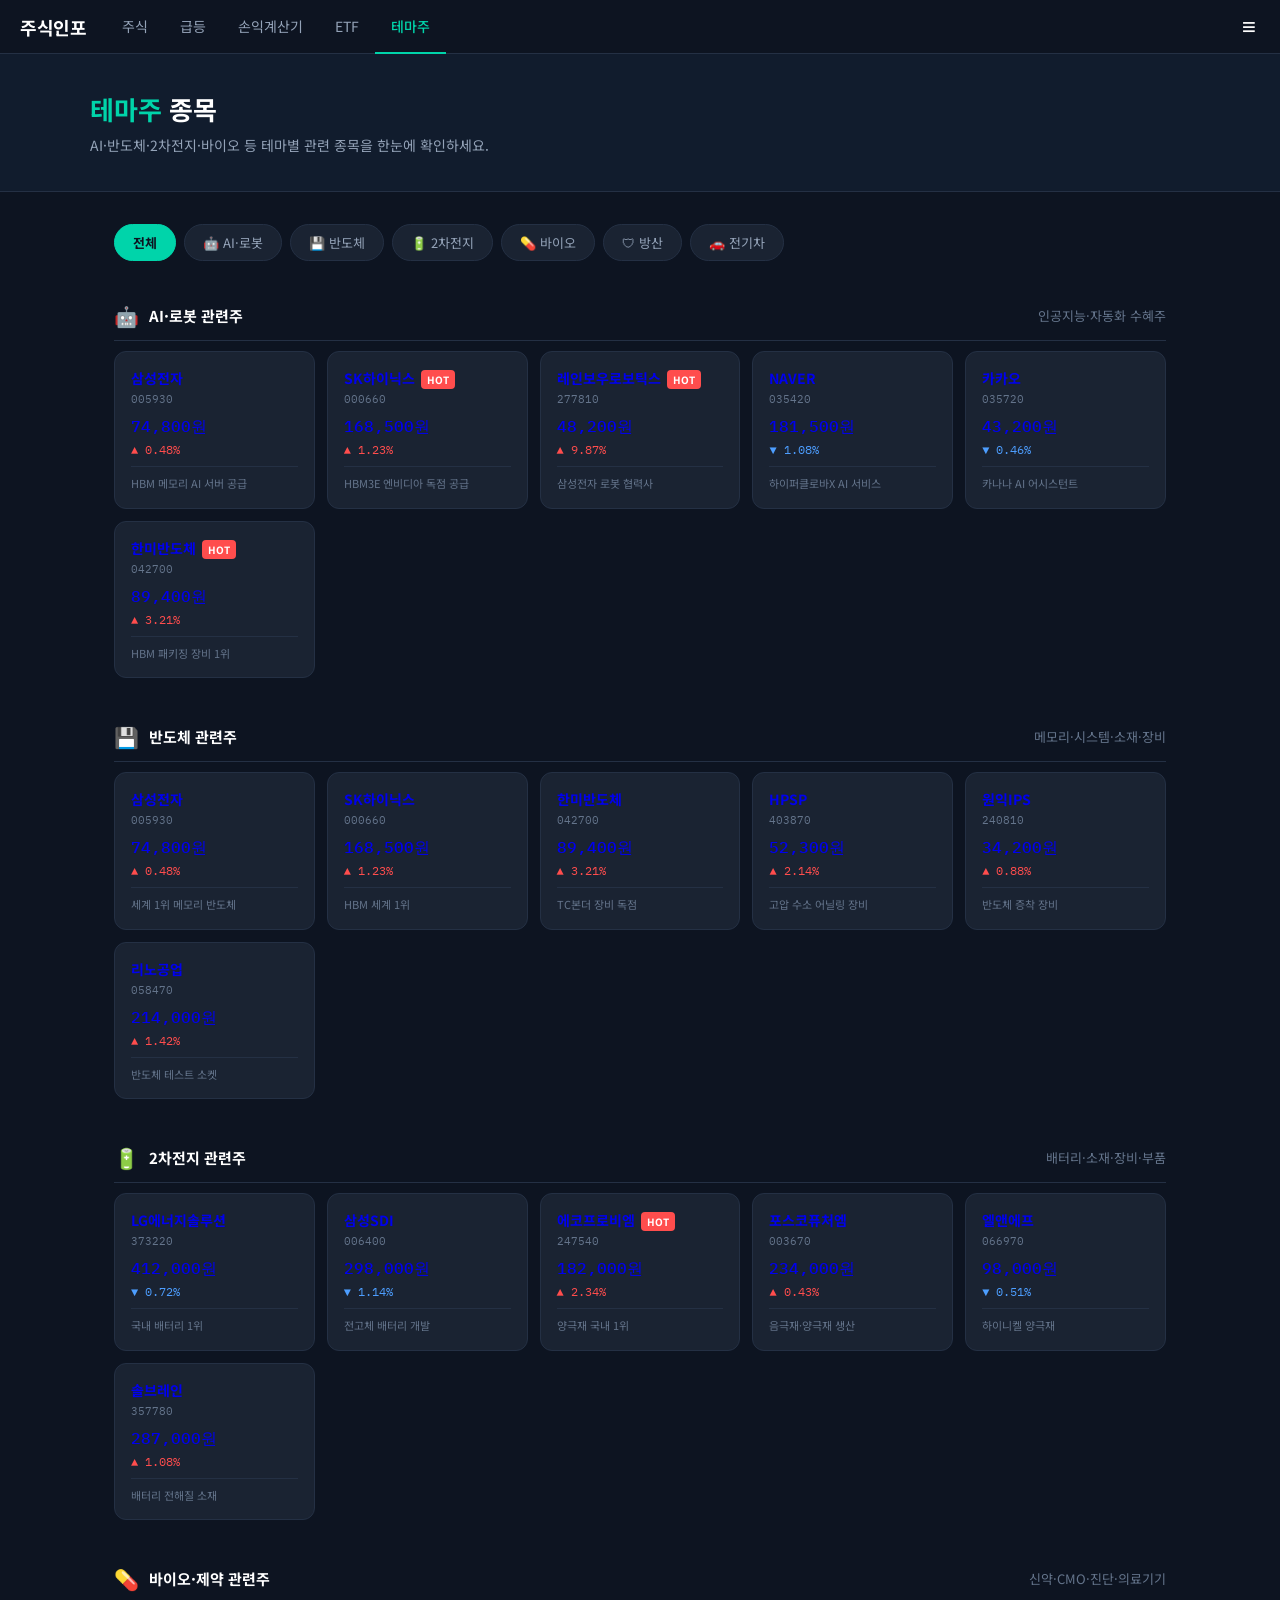
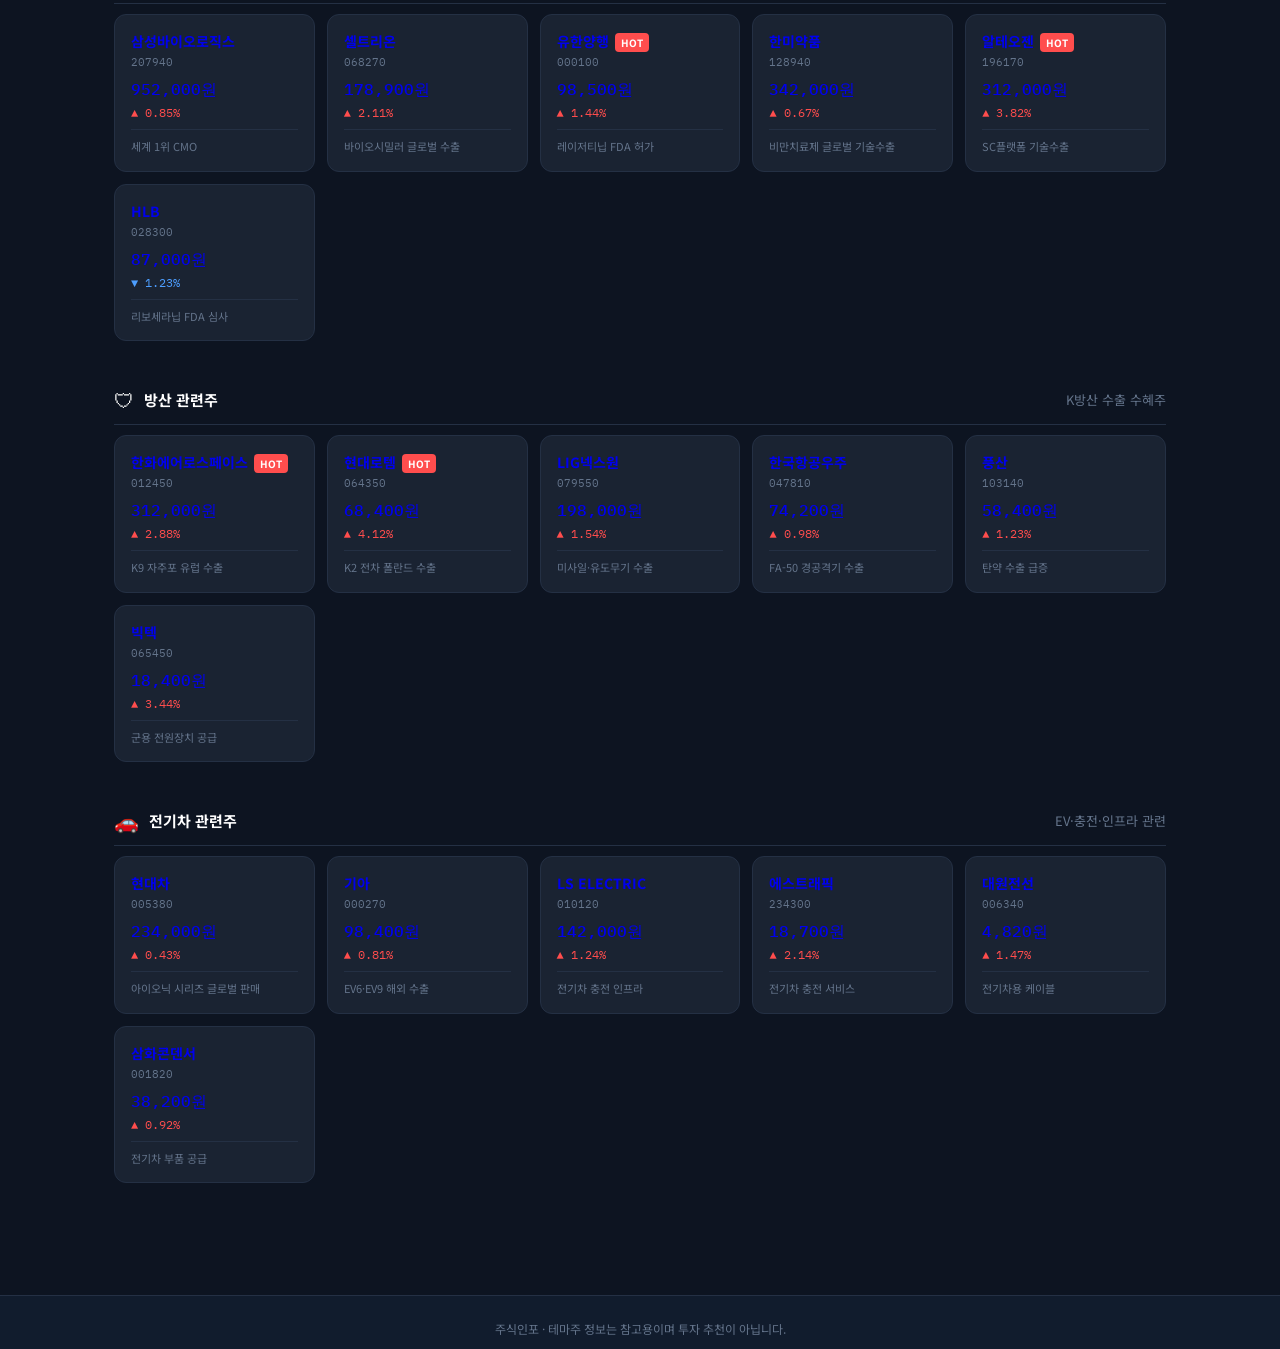
<file: theme.html>
<!DOCTYPE html>
<html lang="ko">
<head>
<meta charset="UTF-8">
<meta name="viewport" content="width=device-width, initial-scale=1.0">
<title>테마주 종목 - AI·반도체·2차전지·바이오 관련주 | 주식인포</title>
<meta name="description" content="AI 관련주, 반도체 관련주, 2차전지 관련주, 바이오 관련주, 방산 관련주 등 테마별 주식 종목을 한눈에 확인하세요.">
<script async src="https://pagead2.googlesyndication.com/pagead/js/adsbygoogle.js?client=ca-pub-9578749307688434" crossorigin="anonymous"></script>
<link href="https://fonts.googleapis.com/css2?family=Noto+Sans+KR:wght@300;400;500;700&family=IBM+Plex+Mono:wght@400;500&display=swap" rel="stylesheet">
<style>
  :root{--bg:#0a0e1a;--bg2:#0f1629;--bg3:#151d35;--card:#111827;--border:#1e2d4a;--accent:#00d4aa;--accent2:#0ea5e9;--up:#22c55e;--down:#ef4444;--text:#e2e8f0;--text2:#94a3b8;--text3:#64748b;}
  *{margin:0;padding:0;box-sizing:border-box;}
  body{background:var(--bg);color:var(--text);font-family:'Noto Sans KR',sans-serif;font-size:14px;}
  nav{background:var(--bg2);border-bottom:1px solid var(--border);padding:0 24px;display:flex;align-items:center;min-height:56px;gap:18px;position:sticky;top:0;z-index:100;flex-wrap:nowrap;overflow-x:auto;scrollbar-width:none;}
  nav::-webkit-scrollbar{display:none;}
  .logo{font-size:18px;font-weight:700;color:var(--accent);text-decoration:none;flex-shrink:0;}
  .logo span{color:var(--text);}
  nav a{color:var(--text2);text-decoration:none;font-size:13px;white-space:nowrap;flex-shrink:0;}
  nav a:hover{color:var(--text);}

  .hero{background:var(--bg2);border-bottom:1px solid var(--border);padding:36px 24px;}
  .hero-inner{max-width:1100px;margin:0 auto;}
  .hero h1{font-size:26px;font-weight:700;margin-bottom:8px;}
  .hero h1 em{color:var(--accent);font-style:normal;}
  .hero p{color:var(--text2);}

  .main{max-width:1100px;margin:0 auto;padding:32px 24px;}

  .theme-tabs{display:flex;gap:8px;flex-wrap:wrap;margin-bottom:28px;}
  .theme-tab{background:var(--card);border:1px solid var(--border);border-radius:20px;padding:8px 18px;font-size:13px;cursor:pointer;transition:all 0.2s;color:var(--text2);}
  .theme-tab:hover,.theme-tab.active{background:var(--accent);border-color:var(--accent);color:var(--bg);font-weight:700;}

  .theme-section{margin-bottom:32px;}
  .theme-header{display:flex;align-items:center;gap:10px;margin-bottom:10px;padding:12px 0 10px;border-bottom:1px solid var(--border);}
  .theme-icon{font-size:20px;}
  .theme-title{font-size:15px;font-weight:700;}
  .theme-desc{font-size:13px;color:var(--text3);margin-left:auto;}

  .stock-grid{display:grid;grid-template-columns:repeat(auto-fill,minmax(200px,1fr));gap:12px;}
  .stock-card{background:var(--card);border:1px solid var(--border);border-radius:12px;padding:16px;cursor:pointer;transition:all 0.2s;text-decoration:none;display:block;}
  .stock-card:hover{border-color:var(--accent);transform:translateY(-2px);}
  .stock-card .name{font-size:14px;font-weight:700;margin-bottom:4px;}
  .stock-card .code{font-size:11px;color:var(--text3);font-family:'IBM Plex Mono',monospace;margin-bottom:10px;}
  .stock-card .price{font-family:'IBM Plex Mono',monospace;font-size:16px;font-weight:500;}
  .stock-card .change{font-size:12px;margin-top:4px;font-family:'IBM Plex Mono',monospace;}
  .stock-card .reason{font-size:11px;color:var(--text3);margin-top:8px;padding-top:8px;border-top:1px solid var(--border);line-height:1.5;}
  .up{color:var(--up);} .down{color:var(--down);}

  .hot-badge{background:var(--down);color:#fff;font-size:10px;font-weight:700;padding:2px 6px;border-radius:4px;margin-left:6px;}
  .new-badge{background:var(--accent);color:var(--bg);font-size:10px;font-weight:700;padding:2px 6px;border-radius:4px;margin-left:6px;}

  footer{border-top:1px solid var(--border);padding:24px;text-align:center;color:var(--text3);font-size:12px;margin-top:48px;}
</style>
<link rel="stylesheet" href="/mobile.css">
<link rel="stylesheet" href="/common.css">
</head>
<body>
<nav>
  <a href="/" class="logo">주식인포</a>
  <div class="nav-tabs">
    <a href="/stocks.html" class="ntab">주식</a>
    <a href="/hot.html" class="ntab">급등</a>
    <a href="/calculator.html" class="ntab">손익계산기</a>
    <a href="/etf.html" class="ntab">ETF</a>
    <a href="/theme.html" class="ntab active">테마주</a>
  </div>
  <button class="hamburger" onclick="document.getElementById('sideMenu').classList.add('open')">≡</button>
</nav>

<div class="side-menu" id="sideMenu">
  <div class="side-overlay" onclick="document.getElementById('sideMenu').classList.remove('open')"></div>
  <div class="side-panel">
    <div class="side-header">
      <span>전체 메뉴</span>
      <button class="side-close" onclick="document.getElementById('sideMenu').classList.remove('open')">✕</button>
    </div>
    <div class="side-links">
      <a href="/stocks.html">국내주식</a>
      <a href="/etf.html">ETF</a>
      <a href="/theme.html">테마주</a>
      <a href="/hot.html">급등주</a>
      <a href="/dividend-calc.html">배당계산기</a>
      <a href="/calculator.html">손익계산기</a>
      <a href="/compare.html">종목비교</a>
      <a href="/news.html">뉴스</a>
      <a href="/dart.html">공시정보</a>
      <a href="/tax-calc.html">세금계산기</a>
      <a href="/glossary.html">용어사전</a>
      <a href="/broker.html">증권사비교</a>
    </div>
  </div>
</div>

<div class="hero">
  <div class="hero-inner">
    <h1><em>테마주</em> 종목</h1>
    <p>AI·반도체·2차전지·바이오 등 테마별 관련 종목을 한눈에 확인하세요.</p>
  </div>
</div>

<div class="main">
  <div class="theme-tabs">
    <div class="theme-tab active" onclick="filterTheme('all')">전체</div>
    <div class="theme-tab" onclick="filterTheme('ai')">🤖 AI·로봇</div>
    <div class="theme-tab" onclick="filterTheme('semi')">💾 반도체</div>
    <div class="theme-tab" onclick="filterTheme('battery')">🔋 2차전지</div>
    <div class="theme-tab" onclick="filterTheme('bio')">💊 바이오</div>
    <div class="theme-tab" onclick="filterTheme('defense')">🛡 방산</div>
    <div class="theme-tab" onclick="filterTheme('ev')">🚗 전기차</div>
  </div>

  <div id="themeContainer"></div>
</div>

<footer>
  <p>주식인포 · 테마주 정보는 참고용이며 투자 추천이 아닙니다.</p>
</footer>

<script>
const themes = [
  {id:'ai', icon:'🤖', title:'AI·로봇 관련주', desc:'인공지능·자동화 수혜주', stocks:[
    {name:'삼성전자', code:'005930', price:74800, change:0.48, reason:'HBM 메모리 AI 서버 공급'},
    {name:'SK하이닉스', code:'000660', price:168500, change:1.23, reason:'HBM3E 엔비디아 독점 공급', hot:true},
    {name:'레인보우로보틱스', code:'277810', price:48200, change:9.87, reason:'삼성전자 로봇 협력사', hot:true},
    {name:'NAVER', code:'035420', price:181500, change:-1.08, reason:'하이퍼클로바X AI 서비스'},
    {name:'카카오', code:'035720', price:43200, change:-0.46, reason:'카나나 AI 어시스턴트'},
    {name:'한미반도체', code:'042700', price:89400, change:3.21, reason:'HBM 패키징 장비 1위', hot:true},
  ]},
  {id:'semi', icon:'💾', title:'반도체 관련주', desc:'메모리·시스템·소재·장비', stocks:[
    {name:'삼성전자', code:'005930', price:74800, change:0.48, reason:'세계 1위 메모리 반도체'},
    {name:'SK하이닉스', code:'000660', price:168500, change:1.23, reason:'HBM 세계 1위'},
    {name:'한미반도체', code:'042700', price:89400, change:3.21, reason:'TC본더 장비 독점'},
    {name:'HPSP', code:'403870', price:52300, change:2.14, reason:'고압 수소 어닐링 장비'},
    {name:'원익IPS', code:'240810', price:34200, change:0.88, reason:'반도체 증착 장비'},
    {name:'리노공업', code:'058470', price:214000, change:1.42, reason:'반도체 테스트 소켓'},
  ]},
  {id:'battery', icon:'🔋', title:'2차전지 관련주', desc:'배터리·소재·장비·부품', stocks:[
    {name:'LG에너지솔루션', code:'373220', price:412000, change:-0.72, reason:'국내 배터리 1위'},
    {name:'삼성SDI', code:'006400', price:298000, change:-1.14, reason:'전고체 배터리 개발'},
    {name:'에코프로비엠', code:'247540', price:182000, change:2.34, reason:'양극재 국내 1위', hot:true},
    {name:'포스코퓨처엠', code:'003670', price:234000, change:0.43, reason:'음극재·양극재 생산'},
    {name:'엘앤에프', code:'066970', price:98000, change:-0.51, reason:'하이니켈 양극재'},
    {name:'솔브레인', code:'357780', price:287000, change:1.08, reason:'배터리 전해질 소재'},
  ]},
  {id:'bio', icon:'💊', title:'바이오·제약 관련주', desc:'신약·CMO·진단·의료기기', stocks:[
    {name:'삼성바이오로직스', code:'207940', price:952000, change:0.85, reason:'세계 1위 CMO'},
    {name:'셀트리온', code:'068270', price:178900, change:2.11, reason:'바이오시밀러 글로벌 수출'},
    {name:'유한양행', code:'000100', price:98500, change:1.44, reason:'레이저티닙 FDA 허가', hot:true},
    {name:'한미약품', code:'128940', price:342000, change:0.67, reason:'비만치료제 글로벌 기술수출'},
    {name:'알테오젠', code:'196170', price:312000, change:3.82, reason:'SC플랫폼 기술수출', hot:true},
    {name:'HLB', code:'028300', price:87000, change:-1.23, reason:'리보세라닙 FDA 심사'},
  ]},
  {id:'defense', icon:'🛡', title:'방산 관련주', desc:'K방산 수출 수혜주', stocks:[
    {name:'한화에어로스페이스', code:'012450', price:312000, change:2.88, reason:'K9 자주포 유럽 수출', hot:true},
    {name:'현대로템', code:'064350', price:68400, change:4.12, reason:'K2 전차 폴란드 수출', hot:true},
    {name:'LIG넥스원', code:'079550', price:198000, change:1.54, reason:'미사일·유도무기 수출'},
    {name:'한국항공우주', code:'047810', price:74200, change:0.98, reason:'FA-50 경공격기 수출'},
    {name:'풍산', code:'103140', price:58400, change:1.23, reason:'탄약 수출 급증'},
    {name:'빅텍', code:'065450', price:18400, change:3.44, reason:'군용 전원장치 공급'},
  ]},
  {id:'ev', icon:'🚗', title:'전기차 관련주', desc:'EV·충전·인프라 관련', stocks:[
    {name:'현대차', code:'005380', price:234000, change:0.43, reason:'아이오닉 시리즈 글로벌 판매'},
    {name:'기아', code:'000270', price:98400, change:0.81, reason:'EV6·EV9 해외 수출'},
    {name:'LS ELECTRIC', code:'010120', price:142000, change:1.24, reason:'전기차 충전 인프라'},
    {name:'에스트래픽', code:'234300', price:18700, change:2.14, reason:'전기차 충전 서비스'},
    {name:'대원전선', code:'006340', price:4820, change:1.47, reason:'전기차용 케이블'},
    {name:'삼화콘덴서', code:'001820', price:38200, change:0.92, reason:'전기차 부품 공급'},
  ]},
];

let currentTheme = 'all';

function filterTheme(id) {
  currentTheme = id;
  document.querySelectorAll('.theme-tab').forEach(t => t.classList.remove('active'));
  event.target.classList.add('active');
  render();
}

function fmt(n){return n.toLocaleString('ko-KR');}

function render() {
  const filtered = currentTheme === 'all' ? themes : themes.filter(t => t.id === currentTheme);
  document.getElementById('themeContainer').innerHTML = filtered.map(theme => `
    <div class="theme-section" id="theme-${theme.id}">
      <div class="theme-header">
        <span class="theme-icon">${theme.icon}</span>
        <span class="theme-title">${theme.title}</span>
        <span class="theme-desc">${theme.desc}</span>
      </div>
      <div class="stock-grid">
        ${theme.stocks.map(s => `
          <a href="/stock.html?code=${s.code}&name=${encodeURIComponent(s.name)}" class="stock-card">
            <div class="name">${s.name}${s.hot?'<span class="hot-badge">HOT</span>':''}</div>
            <div class="code">${s.code}</div>
            <div class="price">${fmt(s.price)}원</div>
            <div class="change ${s.change>=0?'up':'down'}">${s.change>=0?'▲':'▼'} ${Math.abs(s.change).toFixed(2)}%</div>
            <div class="reason">${s.reason}</div>
          </a>`).join('')}
      </div>
    </div>`).join('');
}

render();
</script>

<nav class="bottom-nav">
  <a href="/" class="bn-item bn-logo">주식인포</a>
  <a href="/stocks.html" class="bn-item">주식</a>
  <a href="/hot.html" class="bn-item">급등</a>
  <a href="/calculator.html" class="bn-item">계산기</a>
  <button class="bn-item bn-ham" onclick="document.getElementById('sideMenu').classList.add('open')">☰</button>
</nav>
</body>
</html>
</file>
<file: mobile.css>
/* ─────────────────────────────────────────────
   mobile.css · 주식인포 반응형 레이아웃
   (nav/테마/헤더 탭은 common.css 담당)
   ───────────────────────────────────────────── */

/* ─────────────────────────────
   768px 이하
   ───────────────────────────── */
@media (max-width: 768px) {

  /* ── 가로 넘침 방지 ── */
  html, body   { overflow-x: hidden !important; max-width: 100vw !important; }

  /* ── 페이지 레이아웃 ── */
  .hero        { padding: 12px 12px 16px !important; }
  .hero h1     { font-size: 20px !important; }
  .hero p      { font-size: 13px; }
  .page-header { padding: 20px 16px !important; }
  .page-header h1 { font-size: 20px !important; }
  .main        { padding: 12px !important; grid-template-columns: 1fr !important; }
  .breadcrumb  { padding: 10px 16px; }

  /* ── 테이블 ── */
  .table-wrap  { overflow-x: auto; }
  tbody td     { padding: 9px 10px !important; font-size: 12px; }
  thead th     { padding: 8px 10px !important; font-size: 11px; }

  /* ── 모바일 컬럼 숨김 ── */
  .col-mob-hide { display: none !important; }

  /* ── 인덱스 순위 테이블 (index.html) ── */
  .idx-rank-table             { overflow-x: hidden !important; }
  .idx-rank-table table       { table-layout: auto !important; width: 100% !important; }
  .idx-rank-table thead th    { width: auto !important; min-width: 0 !important; }

  /* ── 인덱스 카드 ── */
  .idx-card           { min-width: 160px !important; padding: 10px 12px !important; }
  .idx-spark-labels   { display: none !important; }
  .sparkline          { width: 60px !important; height: 26px !important; }

  /* ── 그리드 ── */
  .grid2, .grid3          { grid-template-columns: 1fr !important; }
  .calc-grid              { grid-template-columns: 1fr !important; }
  .compare-header         { grid-template-columns: 1fr !important; }
  .selector-row           { grid-template-columns: 1fr 40px 1fr !important; }
  .category-grid          { grid-template-columns: 1fr 1fr !important; }
  .detail-grid            { grid-template-columns: 1fr 1fr !important; }
  .popular-grid           { grid-template-columns: 1fr 1fr !important; }
  .broker-grid            { grid-template-columns: 1fr !important; }
  .input-row              { grid-template-columns: 1fr !important; }
  .input-grid             { grid-template-columns: 1fr 1fr !important; }
  .indicator-row          { grid-template-columns: 1fr 1fr !important; }

  /* ── 카드 ── */
  .card        { padding: 16px; }
  .card-title  { font-size: 13px; margin-bottom: 14px; }
  .broker-header { padding: 14px; }
  .broker-body   { padding: 14px; }

  /* ── 히어로 통계 ── */
  .hero-stats          { gap: 10px; }
  .hero-stat           { min-width: 140px; padding: 12px 14px; }
  .hero-stat .value    { font-size: 16px !important; }

  /* ── 종목 상세 ── */
  .stock-header { flex-direction: column; gap: 16px; }
  .stock-stats  {
    border-left: none !important;
    padding-left: 0 !important;
    border-top: 1px solid var(--border, #e0e2e8);
    padding-top: 14px;
    flex-wrap: wrap;
  }
  .stat-item       { min-width: 120px; }
  .stock-name-big  { font-size: 20px !important; }
  .price-big       { font-size: 28px !important; }
  .chart-wrap      { height: 180px !important; }

  /* ── 검색/필터 ── */
  .search-row         { flex-direction: column; }
  .search-row select  { width: 100%; }
  .stats-row          { gap: 8px; }
  .stat-pill          { padding: 6px 12px; font-size: 12px; }

  /* ── 계산기 ── */
  .goal-row     { flex-direction: column; align-items: flex-start; }
  .goal-input   { width: 100% !important; }
  .result-val   { font-size: 18px !important; }
  .result-big .value { font-size: 24px !important; }
  .result-grid  { grid-template-columns: 1fr 1fr !important; }

  /* ── 기타 ── */
  .good-bad     { flex-direction: column; }
  .tabs, .tab-row { overflow-x: auto; }
  .tab, .tab-btn  { white-space: nowrap; }
  .filter-row     { gap: 6px; }
  .filter-btn     { padding: 6px 12px; font-size: 11px; }
  .theme-tabs     { gap: 6px; }
  .theme-tab      { padding: 6px 12px; font-size: 12px; }
  .cat-tabs       { gap: 6px; }
  .cat-tab        { padding: 6px 12px; font-size: 12px; }
  .section-title  { font-size: 14px; }
  .term-header    { flex-wrap: wrap; gap: 8px; }
  .term-short     { margin-left: 0 !important; text-align: left !important; }
  .full-width     { grid-column: 1 !important; }
  .ind-val        { font-size: 14px !important; }
  .pagination     { flex-wrap: wrap; }
  .dart-title     { white-space: normal; }
  .featured-img   { height: 120px; }
}

/* ─────────────────────────────
   480px 이하
   ───────────────────────────── */
@media (max-width: 480px) {
  .hero h1         { font-size: 18px !important; }
  .hero-stats      { flex-direction: column; }
  .hero-stat       { min-width: unset; width: 100%; }
  .result-grid     { grid-template-columns: 1fr !important; }
  .stock-grid      { grid-template-columns: 1fr 1fr !important; }
  .category-grid   { grid-template-columns: 1fr 1fr !important; }
  .col-mob-hide, .col-div-hide { display: none !important; }
  .news-thumb      { display: none; }
  .input-grid      { grid-template-columns: 1fr !important; }
  .indicator-row   { grid-template-columns: 1fr !important; }

  /* ── 인덱스 카드 3열 그리드 ── */
  .index-row   { display: grid !important; grid-template-columns: repeat(3, 1fr) !important; overflow: visible !important; gap: 8px !important; }
  .idx-card    { min-width: 0 !important; padding: 8px !important; }
  .idx-spark   { display: none !important; }
  .idx-value   { font-size: 13px !important; }
  .idx-change  { font-size: 10px !important; }
  .idx-label   { font-size: 10px !important; }

  /* ── 종목명 말줄임 ── */
  .stock-name  { max-width: 90px !important; overflow: hidden !important; text-overflow: ellipsis !important; }

  /* ── 패딩 최소화 ── */
  .main        { padding: 10px !important; }
  .hero        { padding: 10px 10px 14px !important; }
}
</file>
<file: common.css>
/* ─────────────────────────────────────────────
   common.css · 주식인포 다크 네이비 + 형광 민트 테마
   ───────────────────────────────────────────── */

/* ===== CSS 변수 ===== */
:root {
  --bg:     #0d1421;
  --bg2:    #111c2d;
  --bg3:    #162035;
  --card:   #1a2332;
  --border: #243044;
  --accent: #00d4aa;
  --accent2:#4d9eff;
  --up:     #ff4d4d;
  --down:   #4d9eff;
  --text:   #ffffff;
  --text2:  #94a3b8;
  --text3:  #64748b;
}

/* ===== 기본 ===== */
html { overflow-x: hidden; max-width: 100vw; }
body { background: var(--bg) !important; color: var(--text) !important; overflow-x: hidden; max-width: 100vw; }

/* ===== NAV (상단 공통) ===== */
nav:not(.bottom-nav) {
  background: var(--bg) !important;
  border-bottom: 1px solid var(--border) !important;
  box-shadow: none !important;
  padding: 0 20px !important;
  display: flex !important;
  align-items: center !important;
  min-height: 54px !important;
  height: 54px !important;
  gap: 0 !important;
  flex-wrap: nowrap !important;
  overflow: visible !important;
}

.logo {
  font-size: 18px !important;
  font-weight: 700 !important;
  color: #ffffff !important;
  text-decoration: none !important;
  flex-shrink: 0 !important;
  letter-spacing: -0.5px !important;
  white-space: nowrap !important;
}
.logo span { color: #ffffff !important; }

/* 탭 메뉴 */
.nav-tabs {
  display: flex !important;
  align-items: center !important;
  overflow-x: auto !important;
  scrollbar-width: none !important;
  flex: 1 !important;
  margin-left: 20px !important;
  height: 54px !important;
  gap: 0 !important;
}
.nav-tabs::-webkit-scrollbar { display: none !important; }

.ntab {
  display: inline-flex !important;
  align-items: center !important;
  padding: 0 16px !important;
  height: 54px !important;
  font-size: 14px !important;
  color: var(--text2) !important;
  text-decoration: none !important;
  white-space: nowrap !important;
  flex-shrink: 0 !important;
  border-bottom: 2px solid transparent !important;
  box-sizing: border-box !important;
  transition: color 0.2s, border-color 0.2s !important;
}
.ntab:hover { color: var(--text) !important; border-bottom-color: transparent !important; }
.ntab.active {
  color: var(--accent) !important;
  border-bottom-color: var(--accent) !important;
  font-weight: 500 !important;
}

.hamburger {
  flex-shrink: 0 !important;
  margin-left: auto !important;
  background: none !important;
  border: none !important;
  color: #ffffff !important;
  font-size: 24px !important;
  cursor: pointer !important;
  padding: 6px 4px !important;
  line-height: 1 !important;
  transition: opacity 0.2s !important;
}
.hamburger:hover { opacity: 0.7 !important; }

/* 기존 직접 링크 자식 숨기기 */
nav:not(.bottom-nav) > a:not(.logo) { display: none !important; }
nav:not(.bottom-nav) .nav-links { display: none !important; }
nav:not(.bottom-nav) .nav-right  { display: none !important; }
nav:not(.bottom-nav) .search-bar { display: none !important; }

/* ===== SIDE MENU ===== */
.side-menu {
  display: none;
  position: fixed;
  inset: 0;
  z-index: 500;
}
.side-menu.open { display: block; }
.side-overlay {
  position: absolute;
  inset: 0;
  background: rgba(0,0,0,0.55);
}
.side-panel {
  position: absolute;
  right: 0; top: 0; bottom: 0;
  width: 76%;
  max-width: 290px;
  background: var(--card);
  display: flex;
  flex-direction: column;
  overflow-y: auto;
  transform: translateX(100%);
  transition: transform 0.25s cubic-bezier(0.4,0,0.2,1);
}
.side-menu.open .side-panel { transform: translateX(0); }
.side-header {
  display: flex;
  align-items: center;
  justify-content: space-between;
  padding: 16px 20px;
  border-bottom: 1px solid var(--border);
  flex-shrink: 0;
}
.side-header span {
  font-size: 15px;
  font-weight: 700;
  color: var(--text);
}
.side-close {
  background: none;
  border: none;
  font-size: 20px;
  cursor: pointer;
  color: var(--text2);
  padding: 4px 6px;
  line-height: 1;
  transition: color 0.15s;
}
.side-close:hover { color: var(--text); }
.side-links { padding: 4px 0; }
.side-links a {
  display: block;
  padding: 14px 20px;
  color: var(--text2);
  text-decoration: none;
  font-size: 14px;
  font-weight: 500;
  border-bottom: 1px solid rgba(36,48,68,0.6);
  transition: background 0.12s, color 0.12s;
}
.side-links a:last-child { border-bottom: none; }
.side-links a:hover { background: rgba(0,212,170,0.07); color: var(--accent); }

/* ===== UP / DOWN ===== */
.up   { color: var(--up)   !important; }
.down { color: var(--down) !important; }

/* ===== HERO / PAGE HEADER ===== */
.hero         { background: var(--bg2) !important; border-bottom: 1px solid var(--border) !important; }
.page-header  { background: var(--bg2) !important; border-bottom: 1px solid var(--border) !important; }
.hero h1 em, .page-header h1 em { color: var(--accent) !important; }

/* ===== TABLES ===== */
tbody td { color: var(--text) !important; }
.stock-name, .sname, .etf-name { color: var(--text) !important; font-weight: 500 !important; }
.stock-code, .scode, .etf-code { color: var(--text3) !important; }

/* ===== SECTION/CARD TITLE ===== */
.section-title::before { background: var(--accent) !important; }
.card-title::before    { background: var(--accent) !important; }

/* ===== BADGE ===== */
.badge { background: var(--accent) !important; color: var(--bg) !important; }

/* ===== FEATURED IMG ===== */
.featured-img {
  background: linear-gradient(135deg, #162035 0%, #243044 100%) !important;
  color: var(--text3) !important;
}

/* ===== BADGE 색상들 ===== */
.badge-hot     { background: rgba(255,77,77,0.12)   !important; color: var(--up)    !important; border-color: rgba(255,77,77,0.28)   !important; }
.badge-up      { background: rgba(255,77,77,0.10)   !important; color: var(--up)    !important; border-color: rgba(255,77,77,0.24)   !important; }
.badge-foreign { background: rgba(77,158,255,0.12)  !important; color: var(--down)  !important; border-color: rgba(77,158,255,0.28)  !important; }
.badge-main    { background: rgba(124,58,237,0.10)  !important; color: #a78bfa      !important; border-color: rgba(124,58,237,0.25)  !important; }
.badge-qrt     { background: rgba(0,212,170,0.10)   !important; color: var(--accent)!important; border-color: rgba(0,212,170,0.25)   !important; }
.badge-major   { background: rgba(255,77,77,0.10)   !important; color: var(--up)    !important; border-color: rgba(255,77,77,0.24)   !important; }
.badge-div     { background: rgba(0,212,170,0.10)   !important; color: var(--accent)!important; border-color: rgba(0,212,170,0.25)   !important; }
.badge-own     { background: rgba(245,158,11,0.10)  !important; color: #fbbf24      !important; border-color: rgba(245,158,11,0.25)  !important; }
.badge-other   { background: rgba(100,116,139,0.10) !important; color: var(--text2) !important; border-color: rgba(100,116,139,0.25) !important; }

/* 뉴스 카테고리 */
.cat-market  { background: rgba(77,158,255,0.10)  !important; color: var(--down)  !important; border-color: rgba(77,158,255,0.25) !important; }
.cat-company { background: rgba(0,212,170,0.10)   !important; color: var(--accent)!important; border-color: rgba(0,212,170,0.25)  !important; }
.cat-global  { background: rgba(124,58,237,0.10)  !important; color: #a78bfa      !important; border-color: rgba(124,58,237,0.25) !important; }
.cat-economy { background: rgba(245,158,11,0.10)  !important; color: #fbbf24      !important; border-color: rgba(245,158,11,0.25) !important; }
.cat-tech    { background: rgba(255,77,77,0.10)   !important; color: var(--up)    !important; border-color: rgba(255,77,77,0.25)  !important; }

/* 시장 배지 */
.market-badge        { background: var(--accent)                !important; color: var(--bg)   !important; }
.market-badge.kospi  { background: rgba(77,158,255,0.12)        !important; color: var(--down) !important; }
.market-badge.kosdaq { background: rgba(255,77,77,0.12)         !important; color: var(--up)   !important; }

/* 테마주 배지 */
.hot-badge { background: var(--up)     !important; color: #ffffff   !important; }
.new-badge { background: var(--accent) !important; color: var(--bg) !important; }

/* 종목 비교 */
.a-color { color: var(--up)    !important; }
.b-color { color: var(--down)  !important; }
.winner  { color: var(--up)    !important; }
.loser   { color: var(--text3) !important; }

/* 계산기 */
.result-val            { color: var(--accent)  !important; }
.result-big .value     { color: var(--up)       !important; }
.goal-result           { background: rgba(0,212,170,0.07) !important; border-color: var(--accent) !important; }
.goal-result strong    { color: var(--accent) !important; }

/* 용어 사전 */
.term-abbr { color: var(--accent) !important; background: rgba(0,212,170,0.08) !important; border-color: rgba(0,212,170,0.2)  !important; }
.formula   { color: var(--accent) !important; background: rgba(0,212,170,0.06) !important; border-color: rgba(0,212,170,0.15) !important; }
.good      { background: rgba(255,77,77,0.06)  !important; border-color: rgba(255,77,77,0.2)  !important; }
.bad       { background: rgba(77,158,255,0.06) !important; border-color: rgba(77,158,255,0.2) !important; }
.good-label { color: var(--up)   !important; }
.bad-label  { color: var(--down) !important; }

/* 증권사 */
.best-badge { background: var(--accent) !important; color: var(--bg) !important; }
.fee-val    { color: var(--up) !important; }
.cta-btn.secondary { background: transparent !important; border-color: var(--accent) !important; color: var(--accent) !important; }

/* 통계 */
.stat-num { color: var(--accent) !important; }

/* 뉴스/공시 */
.news-press   { color: var(--down) !important; }
.dart-company { color: var(--down) !important; }

/* 주식 상세 */
.code-badge { background: var(--card) !important; border-color: var(--border) !important; color: var(--text2) !important; }

/* 푸터 */
footer { background: var(--bg2) !important; border-top: 1px solid var(--border) !important; }

/* ─────────────────────────────
   하단 탭바 (모바일 전용)
   ───────────────────────────── */
.bottom-nav {
  display: none;
  position: fixed;
  bottom: 0; left: 0; right: 0;
  height: 56px;
  background: var(--bg2);
  border-top: 1px solid var(--border);
  z-index: 300;
  flex-direction: row;
  box-shadow: 0 -2px 12px rgba(0,0,0,0.35);
}
.bn-item {
  flex: 1;
  display: flex;
  flex-direction: column;
  align-items: center;
  justify-content: center;
  gap: 0;
  text-decoration: none;
  color: var(--text3);
  font-size: 11px;
  font-weight: 500;
  background: none;
  border: none;
  cursor: pointer;
  font-family: 'Noto Sans KR', sans-serif;
  padding: 8px 2px 6px;
  transition: color 0.15s;
  min-width: 0;
  line-height: 1;
}
.bn-item.active { color: var(--accent); }
.bn-item:hover  { color: var(--accent); }
.bottom-nav .bn-item { display: flex !important; }
.bn-logo {
  font-size: 13px !important;
  font-weight: 700 !important;
  color: var(--accent) !important;
  letter-spacing: -0.5px !important;
  flex: 1.2 !important;
}
.bn-logo:hover { color: var(--accent) !important; opacity: 0.8; }
.bn-ham { font-size: 20px !important; }

/* ─────────────────────────────
   더보기 슬라이드 패널 (more-menu)
   ───────────────────────────── */
.more-menu {
  display: none;
  position: fixed;
  inset: 0;
  z-index: 400;
}
.more-menu.open { display: block; }
.more-overlay {
  position: absolute;
  inset: 0;
  background: rgba(0,0,0,0.55);
}
.more-panel {
  position: absolute;
  right: 0; top: 0; bottom: 0;
  width: 78%;
  max-width: 300px;
  background: var(--card);
  display: flex;
  flex-direction: column;
  overflow-y: auto;
  transform: translateX(100%);
  transition: transform 0.26s cubic-bezier(0.4,0,0.2,1);
}
.more-menu.open .more-panel { transform: translateX(0); }
.more-header {
  display: flex;
  align-items: center;
  justify-content: space-between;
  padding: 16px 20px;
  border-bottom: 1px solid var(--border);
  flex-shrink: 0;
}
.more-header-title {
  font-size: 15px;
  font-weight: 700;
  color: var(--text);
}
.more-close {
  background: none;
  border: none;
  font-size: 20px;
  cursor: pointer;
  color: var(--text2);
  padding: 4px 6px;
  line-height: 1;
  transition: color 0.15s;
}
.more-close:hover { color: var(--text); }
.more-links { padding: 4px 0; }
.more-links a {
  display: block;
  padding: 14px 20px;
  color: var(--text2);
  text-decoration: none;
  font-size: 14px;
  font-weight: 500;
  border-bottom: 1px solid rgba(36,48,68,0.6);
  transition: background 0.12s, color 0.12s;
}
.more-links a:last-child { border-bottom: none; }
.more-links a:hover { background: rgba(0,212,170,0.07); color: var(--accent); }

/* ─────────────────────────────
   모바일 반응형
   ───────────────────────────── */
@media (max-width: 768px) {
  body { padding-bottom: 62px; }
  .bottom-nav { display: flex; }

  nav:not(.bottom-nav) {
    padding: 0 14px !important;
    min-height: 50px !important;
    height: 50px !important;
  }
  .nav-tabs {
    height: 50px !important;
    margin-left: 12px !important;
  }
  .ntab {
    padding: 0 10px !important;
    height: 50px !important;
    font-size: 13px !important;
  }
  .logo { font-size: 16px !important; }
  .hamburger { font-size: 22px !important; }
}

@media (max-width: 480px) {
  nav:not(.bottom-nav) {
    padding: 0 10px !important;
    min-height: 46px !important;
    height: 46px !important;
  }
  .nav-tabs {
    height: 46px !important;
    margin-left: 8px !important;
  }
  .ntab {
    padding: 0 8px !important;
    height: 46px !important;
    font-size: 12px !important;
  }
}
</file>
